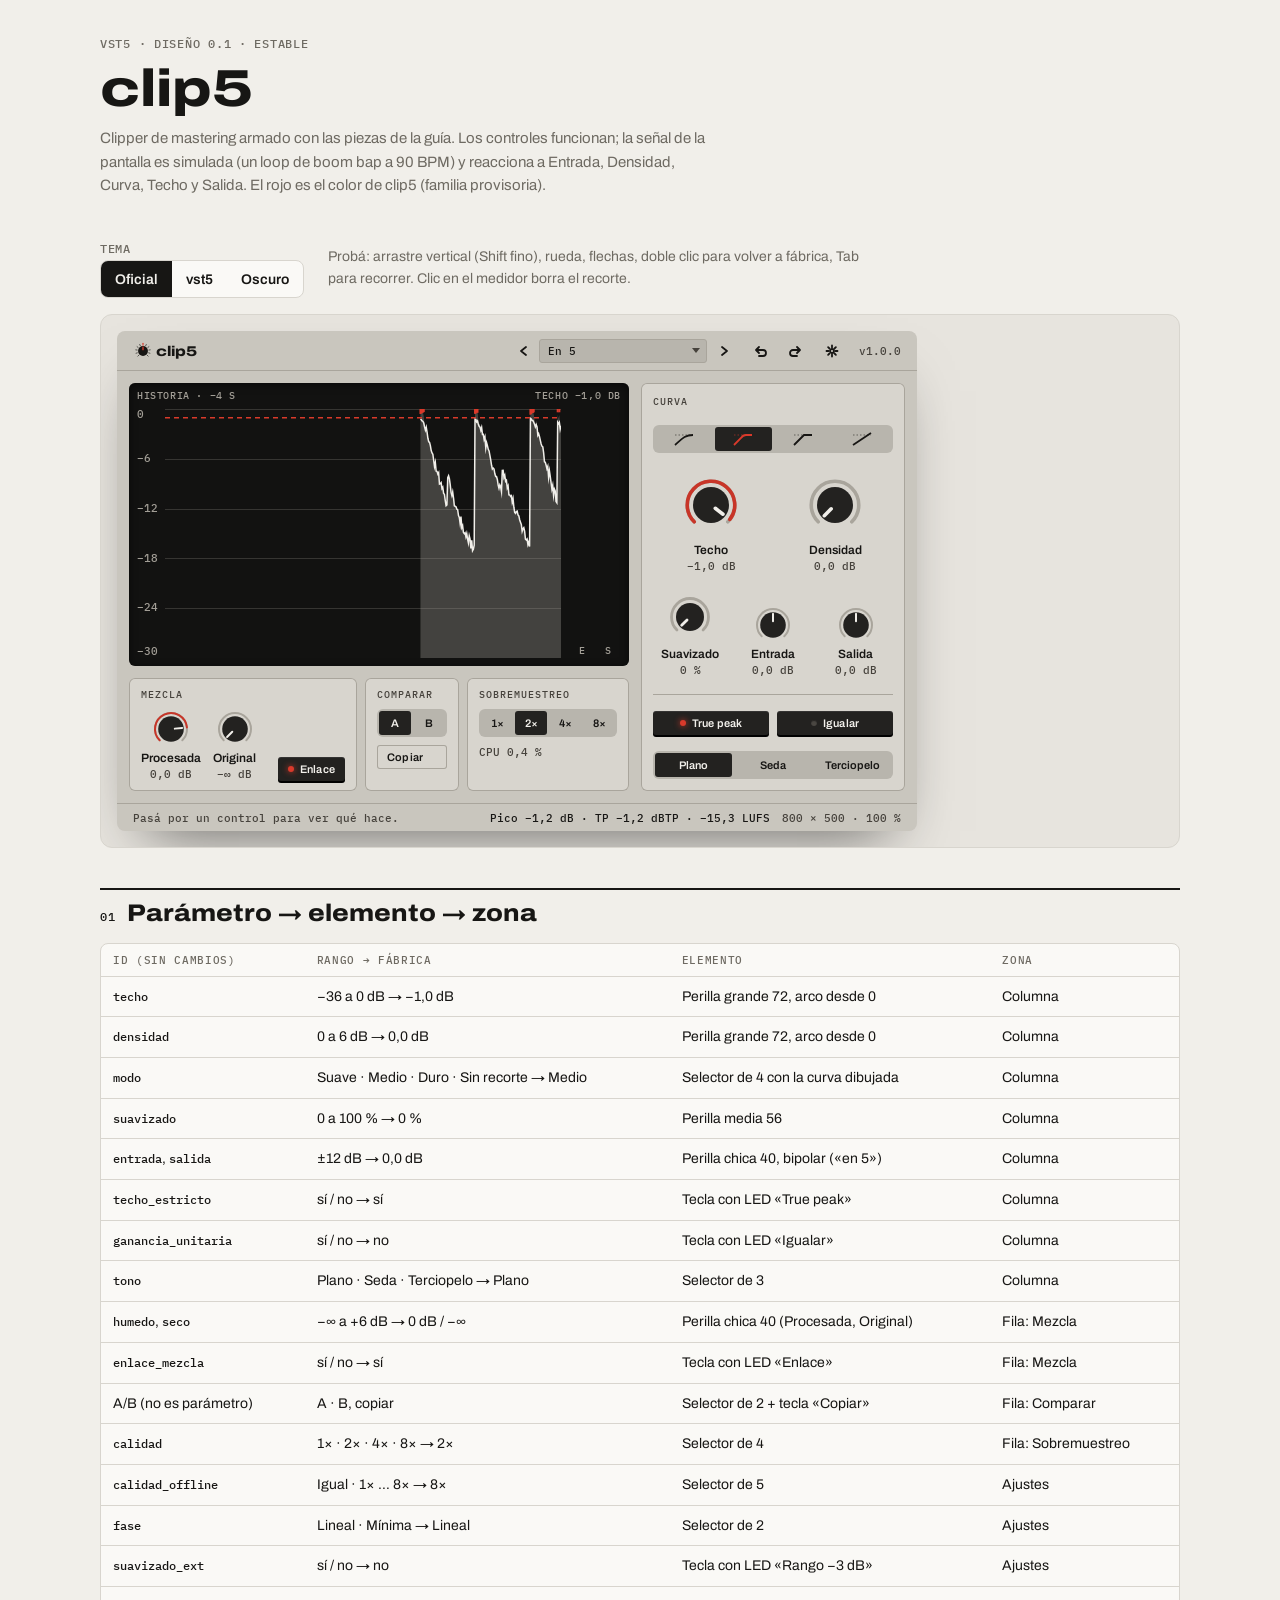
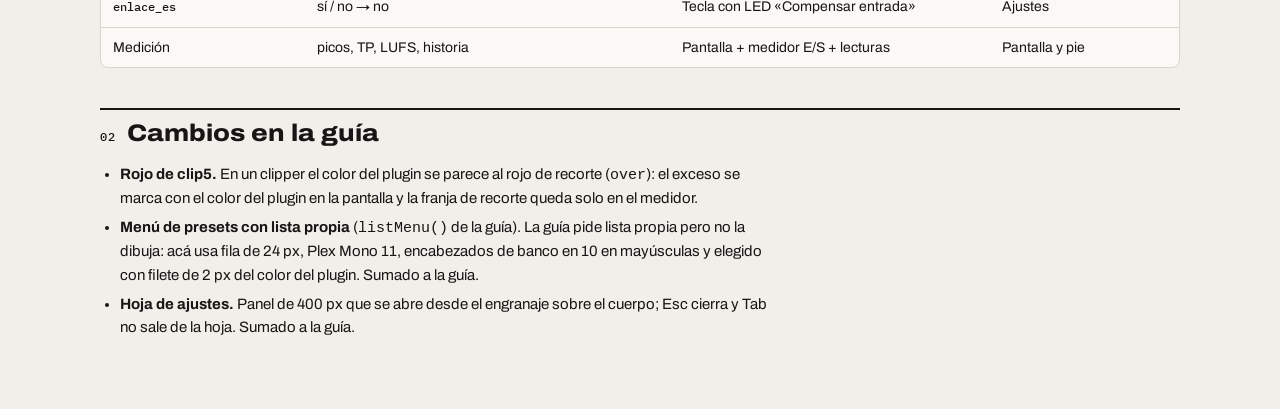
<file: marca/plugins/clip5.html>
<!doctype html>
<html lang="es">
<head>
<meta charset="utf-8">
<meta name="viewport" content="width=device-width, initial-scale=1">
<title>clip5 · maqueta</title>
<link rel="preconnect" href="https://fonts.googleapis.com">
<link rel="preconnect" href="https://fonts.gstatic.com" crossorigin>
<link rel="stylesheet" href="https://fonts.googleapis.com/css2?family=Archivo:wdth,wght@100..125,400..800&family=IBM+Plex+Mono:wght@400;500&display=swap">
<style>
/* Página con los tokens de marca; dentro de .plug rigen los tokens del tema de clip5. */
:root{--bg:#F1EFEA;--fg:#171614;--muted:#6E6A62;--line:#D8D5CE;--panel:#FAF9F6;--chip:#E7E4DE;
  --d:"Archivo",ui-sans-serif,system-ui,sans-serif;--m:"IBM Plex Mono",ui-monospace,Menlo,monospace}
@media (prefers-color-scheme: dark){:root:not([data-theme="light"]){--bg:#121110;--fg:#F1EFEA;--muted:#B5B1A9;--line:#33302C;--panel:#1B1A18;--chip:#2A2826;color-scheme:dark}}
:root[data-theme="dark"]{--bg:#121110;--fg:#F1EFEA;--muted:#B5B1A9;--line:#33302C;--panel:#1B1A18;--chip:#2A2826;color-scheme:dark}
*{box-sizing:border-box}
body{margin:0;background:var(--bg);color:var(--fg);font:400 15px/1.55 var(--d);padding-block:32px 72px;padding-left:max(16px,env(safe-area-inset-left,0px));padding-right:max(16px,env(safe-area-inset-right,0px))}
.wrap{max-width:1080px;margin:0 auto;display:flex;flex-direction:column;gap:40px}
h1{font:800 clamp(32px,6vw,52px)/1 var(--d);font-stretch:125%;margin:8px 0 12px}
h2{font:800 24px/1.1 var(--d);font-stretch:112%;margin:0}
p{margin:0;max-width:68ch}
.muted{color:var(--muted)}
.mono{font:500 12px var(--m);letter-spacing:.06em;text-transform:uppercase}
.sec{display:flex;flex-direction:column;gap:16px}
.sec-h{display:flex;align-items:baseline;gap:12px;border-top:2px solid var(--fg);padding-top:10px}
.bar{display:flex;flex-wrap:wrap;gap:12px 24px;align-items:center}
.seg{display:inline-flex;border:1px solid var(--line);border-radius:8px;overflow:hidden;background:var(--panel)}
.seg button{border:0;background:none;padding:8px 14px;font:600 14px var(--d);color:var(--fg);cursor:pointer;min-height:36px}
.seg button[aria-pressed="true"]{background:var(--fg);color:var(--bg)}
.seg button:focus-visible{outline:2px solid var(--fg);outline-offset:-3px}
.stagebox{border:1px solid var(--line);border-radius:12px;background:var(--chip);padding:16px;overflow:hidden}
.stage{width:100%;position:relative}
.tbl{overflow-x:auto;border:1px solid var(--line);border-radius:8px;background:var(--panel)}
table{border-collapse:collapse;width:100%;min-width:680px;font-size:14px}
th,td{text-align:left;vertical-align:top;padding:9px 12px;border-bottom:1px solid var(--line)}
tr:last-child td{border-bottom:0}
th{font:500 11px var(--m);text-transform:uppercase;letter-spacing:.06em;color:var(--muted)}
td code{font:500 12px var(--m)}
.tag{display:inline-block;border:1px solid currentColor;border-radius:4px;padding:0 6px;font:500 10px var(--m);letter-spacing:.06em;vertical-align:2px}
ul.list{margin:0;padding-left:20px;display:grid;gap:6px;max-width:76ch}
</style>
<link rel="stylesheet" href="../elementos/vst5-ui.css">
<style>
/* ---- Ajustes de composición de clip5 (con los tokens de la guía) ---- */
.win{position:relative}
.whead .ver{margin-left:4px;font-size:11px}
.whead .menu{min-width:168px;max-width:168px}
.whead .menu span{overflow:hidden;white-space:nowrap;text-overflow:ellipsis}
.wbody{min-height:0}
.wfoot .read{font-variant-numeric:tabular-nums;color:var(--p-ink)}
.wfoot .cap{font-size:10px}
/* Pantalla: historia + medidores */
.hist{display:grid;grid-template-columns:1fr 52px;gap:8px;padding:26px 8px 8px 8px;min-height:0}
.hist canvas{width:100%;height:100%;min-height:0}
.mtrs{display:grid;grid-template-rows:1fr 14px;gap:4px;border:0;background:transparent;padding:0;cursor:pointer;border-radius:var(--r1)}
.mtrs:focus-visible{outline:2px solid var(--p-screenink);outline-offset:2px}
.mtrs .meter{gap:3px;justify-content:center}
.mtrs .meter i{background:#000;}
.mtrs .meter i.gap{width:6px;background:transparent;box-shadow:none}
.mtrs .ml{display:flex;justify-content:space-around;font:500 10px var(--m);letter-spacing:.1em;color:var(--p-screendim)}
.mtrs .meter i u{background:var(--p-screenink)}
/* Fila propia del plugin */
.brow{display:flex;gap:8px;align-items:stretch}
.brow .panelp{gap:8px;padding:10px 12px}
.brow .grow{flex:1}
.row{display:flex;gap:12px;align-items:flex-end}
.col{display:flex;flex-direction:column;gap:8px}
/* Columna de controles */
.side{gap:8px;padding:12px;justify-content:space-between}
.side .krow{display:grid;justify-items:center}
.side .k2{grid-template-columns:1fr 1fr}
.side .k3{grid-template-columns:1fr 1fr 1fr;align-items:end}
.side .segp{display:flex}
.side .segp button{flex:1}
.keys{display:flex;gap:8px}
.keys .key{flex:1;justify-content:center}
.sep{height:1px;background:var(--p-line)}
.preset{position:relative}
@media (prefers-reduced-motion: reduce){.win *{transition:none!important}}
</style>
</head>
<body>
<div class="wrap">
<header>
  <span class="mono muted">vst5 · diseño 0.1 · estable</span>
  <h1>clip5</h1>
  <p class="muted">Clipper de mastering armado con las piezas de la guía. Los controles funcionan; la señal de la pantalla es simulada (un loop de boom bap a 90 BPM) y reacciona a Entrada, Densidad, Curva, Techo y Salida. El rojo es el color de clip5 (familia provisoria).</p>
</header>

<section class="sec" aria-label="Maqueta">
  <div class="bar">
    <div><span class="mono muted">Tema</span><br><div class="seg" id="selTheme" role="group" aria-label="Tema"><button type="button" data-v="oficial" aria-pressed="true">Oficial</button><button type="button" data-v="vst5" aria-pressed="false">vst5</button><button type="button" data-v="oscuro" aria-pressed="false">Oscuro</button></div></div>
    <p class="muted" style="font-size:14px">Probá: arrastre vertical (Shift fino), rueda, flechas, doble clic para volver a fábrica, Tab para recorrer. Clic en el medidor borra el recorte.</p>
  </div>
  <div class="stagebox"><div class="stage" id="stage"></div></div>
</section>

<section class="sec">
  <div class="sec-h"><span class="mono">01</span><h2>Parámetro → elemento → zona</h2></div>
  <div class="tbl"><table>
    <tr><th>Id (sin cambios)</th><th>Rango → fábrica</th><th>Elemento</th><th>Zona</th></tr>
    <tr><td><code>techo</code></td><td>−36 a 0 dB → −1,0 dB</td><td>Perilla grande 72, arco desde 0</td><td>Columna</td></tr>
    <tr><td><code>densidad</code></td><td>0 a 6 dB → 0,0 dB</td><td>Perilla grande 72, arco desde 0</td><td>Columna</td></tr>
    <tr><td><code>modo</code></td><td>Suave · Medio · Duro · Sin recorte → Medio</td><td>Selector de 4 con la curva dibujada</td><td>Columna</td></tr>
    <tr><td><code>suavizado</code></td><td>0 a 100 % → 0 %</td><td>Perilla media 56</td><td>Columna</td></tr>
    <tr><td><code>entrada</code>, <code>salida</code></td><td>±12 dB → 0,0 dB</td><td>Perilla chica 40, bipolar («en 5»)</td><td>Columna</td></tr>
    <tr><td><code>techo_estricto</code></td><td>sí / no → sí</td><td>Tecla con LED «True peak»</td><td>Columna</td></tr>
    <tr><td><code>ganancia_unitaria</code></td><td>sí / no → no</td><td>Tecla con LED «Igualar»</td><td>Columna</td></tr>
    <tr><td><code>tono</code></td><td>Plano · Seda · Terciopelo → Plano</td><td>Selector de 3</td><td>Columna</td></tr>
    <tr><td><code>humedo</code>, <code>seco</code></td><td>−∞ a +6 dB → 0 dB / −∞</td><td>Perilla chica 40 (Procesada, Original)</td><td>Fila: Mezcla</td></tr>
    <tr><td><code>enlace_mezcla</code></td><td>sí / no → sí</td><td>Tecla con LED «Enlace»</td><td>Fila: Mezcla</td></tr>
    <tr><td>A/B (no es parámetro)</td><td>A · B, copiar</td><td>Selector de 2 + tecla «Copiar»</td><td>Fila: Comparar</td></tr>
    <tr><td><code>calidad</code></td><td>1× · 2× · 4× · 8× → 2×</td><td>Selector de 4</td><td>Fila: Sobremuestreo</td></tr>
    <tr><td><code>calidad_offline</code></td><td>Igual · 1× … 8× → 8×</td><td>Selector de 5</td><td>Ajustes</td></tr>
    <tr><td><code>fase</code></td><td>Lineal · Mínima → Lineal</td><td>Selector de 2</td><td>Ajustes</td></tr>
    <tr><td><code>suavizado_ext</code></td><td>sí / no → no</td><td>Tecla con LED «Rango −3 dB»</td><td>Ajustes</td></tr>
    <tr><td><code>enlace_es</code></td><td>sí / no → no</td><td>Tecla con LED «Compensar entrada»</td><td>Ajustes</td></tr>
    <tr><td>Medición</td><td>picos, TP, LUFS, historia</td><td>Pantalla + medidor E/S + lecturas</td><td>Pantalla y pie</td></tr>
  </table></div>
</section>

<section class="sec">
  <div class="sec-h"><span class="mono">02</span><h2>Cambios en la guía</h2></div>
  <ul class="list">
    <li><b>Rojo de clip5.</b> En un clipper el color del plugin se parece al rojo de recorte (<code>over</code>): el exceso se marca con el color del plugin en la pantalla y la franja de recorte queda solo en el medidor.</li>
    <li><b>Menú de presets con lista propia</b> (<code>listMenu()</code> de la guía). La guía pide lista propia pero no la dibuja: acá usa fila de 24 px, Plex Mono 11, encabezados de banco en 10 en mayúsculas y elegido con filete de 2 px del color del plugin. Sumado a la guía.</li>
    <li><b>Hoja de ajustes.</b> Panel de 400 px que se abre desde el engranaje sobre el cuerpo; Esc cierra y Tab no sale de la hoja. Sumado a la guía.</li>
  </ul>
</section>
</div>

<script src="../elementos/vst5-ui.js"></script>
<script>
const $=(s,r=document)=>r.querySelector(s),$$=(s,r=document)=>[...r.querySelectorAll(s)];
let T='oficial';

/* ---------- Estado (solo para la simulación; ids iguales a Params.h) ---------- */
const S={entrada:0,salida:0,techo:-1,densidad:0,modo:1,suavizado:0,tono:0,techo_estricto:true,ganancia_unitaria:false,humedo:0,seco:-60,enlace_mezcla:true,calidad:1,calidad_offline:4,fase:0,suavizado_ext:false,enlace_es:false};
const num=(x,d=1)=>(x<-.049?'−':x>.049?'+':'')+Math.abs(x).toFixed(d).replace('.',',');
const dB=x=>num(x)+' dB';
const SKEW=Math.log(.5)/Math.log(48/66); // NormalisableRange(−60, 6) con centro en −12
const fader=v=>v<=0?-60:-60+66*Math.pow(v/10,1/SKEW), faderV=db=>10*Math.pow((db+60)/66,SKEW);
const fdb=x=>x<=-59.95?'−∞ dB':dB(x);

const HELP={
 Techo:'Nivel máximo de salida',Densidad:'Suma cuerpo antes del recorte',Suavizado:'Baja agudos solo cuando recorta',
 Entrada:'Ganancia antes del recorte',Salida:'Ganancia final',Procesada:'Nivel de la señal recortada',Original:'Nivel de la señal sin procesar'};

/* ---------- Ventana ---------- */
const PRESETS=[['Fábrica',['En 5']],['Mastering',['Boom bap al frente','Bus de mezcla suave','Mastering para vinilo con techo conservador −1,5 dB']],['Batería',['Bombo y caja','Loop sampleado sucio']]];
let pIdx=0;const PFLAT=PRESETS.flatMap(([,l])=>l);
const segp=(lab,opts,cur,key)=>`<div class="segp" role="radiogroup" aria-label="${lab}" data-p="${key}">${opts.map((o,i)=>`<button type="button" role="radio" aria-pressed="${i===cur}" aria-checked="${i===cur}" aria-label="${o.l||o}" title="${o.l||o}">${o.svg||o}</button>`).join('')}</div>`;
const ledKey=(lab,key)=>`<button class="key" type="button" data-p="${key}" aria-pressed="${S[key]}"><i class="led"></i>${lab}</button>`;
const curveIco=d=>`<svg viewBox="0 0 22 14" aria-hidden="true"><path d="M2 3 H20" stroke-dasharray="1.5 2" stroke-width="1" opacity=".55"/><path d="${d}"/></svg>`;

function build(){
 const w=document.createElement('div');w.className='plug win';w.id='win';applyTheme(w,'clip5',T);
 w.innerHTML=`<div class="whead">${plugLogo('clip5')}
   <div class="preset">${ibtn('prev','Preset anterior')}<button class="menu" type="button" aria-haspopup="listbox" aria-expanded="false" id="pmenu"><span></span></button>${ibtn('next','Preset siguiente')}</div>
   ${ibtn('undo','Deshacer')}${ibtn('redo','Rehacer')}${ibtn('gear','Ajustes')}<span class="ver">v1.0.0</span></div>
  <div class="wbody">
   <div class="wleft">
    <div class="screen hist"><div class="st"><span>Historia · −4 s</span><span id="stR"></span></div><canvas aria-label="Historia del recorte" role="img"></canvas>
     <button class="mtrs" type="button" id="mtrs" aria-label="Medidor de entrada y salida. Clic borra el recorte"><span class="meter" aria-hidden="true"><i><b></b><u></u></i><i><b></b><u></u></i><i class="gap"></i><i><b></b><u></u></i><i><b></b><u></u></i></span><span class="ml" aria-hidden="true"><span>E</span><span>S</span></span></button></div>
    <div class="brow">
     <div class="panelp grow"><span class="cap">Mezcla</span><div class="row"><div data-k="humedo"></div><div data-k="seco"></div><div class="col" style="margin-left:auto">${ledKey('Enlace','enlace_mezcla')}</div></div></div>
     <div class="panelp"><span class="cap">Comparar</span><div class="col">${segp('Estado A/B',['A','B'],0,'ab')}<button class="key ghost" type="button" id="abcopy">Copiar</button></div></div>
     <div class="panelp"><span class="cap">Sobremuestreo</span><div class="col">${segp('Sobremuestreo',['1×','2×','4×','8×'],S.calidad,'calidad')}<span class="val" id="cpu">CPU 0,4 %</span></div></div>
    </div>
   </div>
   <div class="panelp side">
    <span class="cap">Curva</span>
    ${segp('Curva de recorte',[{l:'Suave',svg:curveIco(CURVES[0])},{l:'Medio',svg:curveIco(CURVES[1])},{l:'Duro',svg:curveIco(CURVES[2])},{l:'Sin recorte',svg:curveIco(CURVES[3])}],S.modo,'modo')}
    <div class="krow k2"><div data-k="techo"></div><div data-k="densidad"></div></div>
    <div class="krow k3"><div data-k="suavizado"></div><div data-k="entrada"></div><div data-k="salida"></div></div>
    <div class="sep"></div>
    <div class="keys">${ledKey('True peak','techo_estricto')}${ledKey('Igualar','ganancia_unitaria')}</div>
    ${segp('Tono',['Plano','Seda','Terciopelo'],S.tono,'tono')}
   </div>
  </div>
  <div class="wfoot"><span class="msg" id="msg">Pasá por un control para ver qué hace.</span><span class="read" id="read"></span><span id="sz">800 × 500 · 100 %</span></div>
  <div class="sheet" id="sheet" hidden role="dialog" aria-modal="true" aria-label="Ajustes"><div class="panelp">
   <div class="sh"><span class="cap">Ajustes</span>${ibtn('x','Cerrar ajustes')}</div>
   <div class="opt"><span class="lbl">Tamaño</span>${segp('Tamaño',['75','100','150','200'],1,'size')}</div>
   <div class="opt"><span class="lbl">Tema</span>${segp('Tema',['Oficial','vst5','Oscuro'],['oficial','vst5','oscuro'].indexOf(T),'theme')}</div>
   <div class="sep"></div>
   <div class="opt"><span class="lbl">Al exportar</span>${segp('Sobremuestreo al exportar',['Igual','1×','2×','4×','8×'],S.calidad_offline,'calidad_offline')}</div>
   <div class="opt"><span class="lbl">Fase</span>${segp('Fase del filtrado',['Lineal','Mínima'],S.fase,'fase')}</div>
   <div class="opt"><span class="lbl">Suavizado</span><div>${ledKey('Rango −3 dB','suavizado_ext')}</div></div>
   <div class="opt"><span class="lbl">Entrada</span><div>${ledKey('Compensar','enlace_es')}</div></div>
  </div></div>`;
 return w;}

const SEGHELP={modo:['Curva','Forma del recorte'],calidad:['Sobremuestreo','Menos aliasing, más CPU'],tono:['Tono','Agudos fijos de la rama procesada'],ab:['Comparar','Cambia entre dos ajustes'],
 calidad_offline:['Al exportar','Sobremuestreo al renderizar'],fase:['Fase','Lineal conserva la suma con Original']};
const KEYHELP={techo_estricto:'Anticipa los picos entre muestras',ganancia_unitaria:'Resta Densidad para comparar a igual nivel',enlace_mezcla:'Mueve Procesada y Original juntas',
 suavizado_ext:'Lleva Suavizado hasta −3 dB',enlace_es:'Devuelve la ganancia de Entrada al final'};

function mount(){
 const st=$('#stage');st.innerHTML='';const w=build();st.append(w);
 const msg=$('#msg',w),help=(l,t)=>{msg.textContent=`${l} · ${t}${HELP[l]?' — '+HELP[l]:''}`};
 const K=(key,o)=>knob($(`[data-k=${key}]`,w),{...o,onHelp:help});
 K('techo',{size:72,label:'Techo',bip:false,def:10*35/36,v:10*(S.techo+36)/36,fmt:v=>dB(S.techo=-36+3.6*v)});
 K('densidad',{size:72,label:'Densidad',bip:false,def:0,v:S.densidad/.6,fmt:v=>dB(S.densidad=.6*v)});
 K('suavizado',{size:56,label:'Suavizado',bip:false,def:0,v:S.suavizado/10,fmt:v=>Math.round(S.suavizado=10*v)+' %'});
 K('entrada',{size:40,ticks:false,label:'Entrada',def:5,v:5+S.entrada/2.4,fmt:v=>dB(S.entrada=(v-5)*2.4)});
 K('salida',{size:40,ticks:false,label:'Salida',def:5,v:5+S.salida/2.4,fmt:v=>dB(S.salida=(v-5)*2.4)});
 K('humedo',{size:40,ticks:false,label:'Procesada',bip:false,def:faderV(0),v:faderV(S.humedo),fmt:v=>fdb(S.humedo=fader(v))});
 K('seco',{size:40,ticks:false,label:'Original',bip:false,def:0,v:faderV(S.seco),fmt:v=>fdb(S.seco=fader(v))});
 msg.textContent='Pasá por un control para ver qué hace.';
 // Selectores
 $$('.segp',w).forEach(g=>g.addEventListener('click',e=>{const b=e.target.closest('button');if(!b)return;const bs=$$('button',g),i=bs.indexOf(b);
   bs.forEach(x=>{x.setAttribute('aria-pressed',x===b);x.setAttribute('aria-checked',x===b)});const p=g.dataset.p;
   if(p==='theme'){setTheme(['oficial','vst5','oscuro'][i]);return}
   if(p==='size'){$('#sz',w).textContent=`${[600,800,1200,1600][i]} × ${[375,500,750,1000][i]} · ${b.textContent} %`;help('Tamaño',b.textContent+' %');return}
   if(p in S)S[p]=i;const h=SEGHELP[p];h&&help(h[0],b.title+' — '+h[1].toLowerCase())}));
 $$('.segp',w).forEach(g=>g.addEventListener('pointerover',e=>{const b=e.target.closest('button'),h=SEGHELP[g.dataset.p];if(b&&h)msg.textContent=`${h[0]} · ${b.title} — ${h[1]}`}));
 // Teclas con LED
 $$('.key[data-p]',w).forEach(k=>{const p=k.dataset.p;
   k.addEventListener('click',()=>{S[p]=!S[p];k.setAttribute('aria-pressed',S[p]);msg.textContent=`${k.textContent.trim()} · ${S[p]?'activado':'apagado'} — ${KEYHELP[p]}`});
   k.addEventListener('pointerenter',()=>msg.textContent=`${k.textContent.trim()} · ${S[p]?'activado':'apagado'} — ${KEYHELP[p]}`)});
 $('#abcopy',w).addEventListener('click',()=>msg.textContent='Comparar · copiaste el estado actual en el otro');
 $('#abcopy',w).addEventListener('pointerenter',()=>msg.textContent='Copiar — pasa el estado actual al otro (A → B o B → A)');
 // Presets
 const pm=$('#pmenu',w),pl=$('.preset',w);
 const showP=listMenu(pm,{items:()=>PRESETS.flatMap(([b,l])=>[{h:b},...l.map(t=>({t}))]),cur:()=>PFLAT[pIdx],pick:t=>pIdx=PFLAT.indexOf(t),onPick:(n,t)=>help('Preset',t)});
 const stepP=d=>{pIdx=(pIdx+d+PFLAT.length)%PFLAT.length;showP();help('Preset',PFLAT[pIdx])};
 $('[aria-label="Preset anterior"]',w).onclick=()=>stepP(-1);$('[aria-label="Preset siguiente"]',w).onclick=()=>stepP(1);
 // Deshacer/rehacer: en la maqueta solo avisan
 $('[aria-label="Deshacer"]',w).onclick=()=>msg.textContent='Deshacer · Ctrl+Z';$('[aria-label="Rehacer"]',w).onclick=()=>msg.textContent='Rehacer · Ctrl+Shift+Z';
 // Ajustes
 const sh=$('#sheet',w),gear=$('[aria-label="Ajustes"]',w);
 const openS=o=>{sh.hidden=!o;if(o)$('button',sh).focus();else gear.focus()};
 gear.onclick=()=>openS(sh.hidden);$('[aria-label="Cerrar ajustes"]',w).onclick=()=>openS(false);
 sh.addEventListener('pointerdown',e=>{if(e.target===sh)openS(false)});
 w.addEventListener('keydown',e=>{if(e.key==='Escape'){if(!sh.hidden)openS(false)}});
 // Tab no sale de la hoja mientras está abierta
 sh.addEventListener('keydown',e=>{if(e.key!=='Tab')return;const f=$$('button',sh),a=f[0],z=f[f.length-1];if(e.shiftKey&&document.activeElement===a){e.preventDefault();z.focus()}else if(!e.shiftKey&&document.activeElement===z){e.preventDefault();a.focus()}});
 $$('.ibtn',w).forEach(b=>b.addEventListener('pointerenter',()=>msg.textContent=b.getAttribute('aria-label')));
 // Medidor
 $('#mtrs',w).onclick=()=>{M.over=false;msg.textContent='Medidor · recorte borrado'};
 fit();}

function fit(){const st=$('#stage'),w=$('#win');const s=Math.min(1,st.clientWidth/800);w.style.transform=`scale(${s})`;w.style.transformOrigin='0 0';st.style.height=500*s+'px';sizeCanvas()}
function setTheme(t){T=t;$$('#selTheme button').forEach(b=>b.setAttribute('aria-pressed',b.dataset.v===t));applyTheme($('#win'),'clip5',t);
 const sg=$('[data-p=theme]');sg&&$$('button',sg).forEach((b,i)=>{const on=['oficial','vst5','oscuro'][i]===t;b.setAttribute('aria-pressed',on);b.setAttribute('aria-checked',on)})}
$('#selTheme').addEventListener('click',e=>{const b=e.target.closest('button');if(b)setTheme(b.dataset.v)});

/* ---------- Simulación de señal (10 ms por columna) ---------- */
const HN=480,H=[];let tSim=0;
const M={in:[-120,-120],out:[-120,-120],hin:[-120,-120],hout:[-120,-120],th:[0,0,0,0],over:false,pk:-120,tp:-120,lu:[]};
function hit(t,at,lvl,dec){const d=t-at;return d<0?-200:lvl-dec*d}
function sample(t){const b=60/90,bar=4*b,x=t%bar;
 const ev=[hit(x,0,-1,45),hit(x,2*b,-1,45),hit(x,2.5*b,-5,50),hit(x,b,-2,38),hit(x,3*b,-2,38)];
 for(let i=0;i<8;i++)ev.push(hit(x,i*b/2,-17,60));
 let lin=Math.pow(10,-20/20)*(.8+.2*Math.sin(t*1.7));for(const e of ev)lin+=Math.pow(10,e/20);
 return 20*Math.log10(lin)+(Math.random()-.5)*1.2;}
function proc(lvl){const pre=lvl+S.entrada,drv=pre+S.densidad,c=S.techo,k=[6,3,.5,0][S.modo];
 let out=drv;if(S.modo<3&&drv>c-k)out=k?c-k+k*Math.tanh((drv-(c-k))/k):c;
 if(S.techo_estricto)out=Math.min(out,c);if(S.ganancia_unitaria)out-=S.densidad;if(S.enlace_es)out-=S.entrada;out+=S.salida;
 return{pre,out,exc:Math.max(0,drv-c)}}
let last=performance.now();
function step(now){const dt=Math.min(.1,(now-last)/1000);last=now;let cols=Math.round(dt*100);
 while(cols-->0){tSim+=.01;const p=proc(sample(tSim));H.push(p);if(H.length>HN)H.shift();
  const sp=[p.pre,p.pre-.6],so=[p.out,p.out-.4];
  for(let c=0;c<2;c++){M.in[c]=Math.max(sp[c],M.in[c]-.01*60/.3);M.out[c]=Math.max(so[c],M.out[c]-.01*60/.3);}
  [...sp,...so].forEach((v,i)=>{const a=i<2?'hin':'hout',j=i%2;if(v>=M[a][j]){M[a][j]=v;M.th[i]=150}else if(--M.th[i]<=0)M[a][j]-=.01*60/.3});
  M.pk=Math.max(M.pk-.002,p.out);M.tp=M.pk+(S.techo_estricto?0:.6);if(M.tp>0)M.over=true;
  M.lu.push(p.out);if(M.lu.length>300)M.lu.shift();}
 draw();requestAnimationFrame(step)}

let cv,g,CW,CH;
function sizeCanvas(){cv=$('#win canvas');if(!cv)return;const r=cv.getBoundingClientRect(),dpr=devicePixelRatio||1,s=$('#win').getBoundingClientRect().width/800;
 CW=r.width/s;CH=r.height/s;cv.width=Math.round(CW*dpr*s);cv.height=Math.round(CH*dpr*s);g=cv.getContext('2d');g.setTransform(dpr*s,0,0,dpr*s,0,0)}
const tok=n=>getComputedStyle($('#win')).getPropertyValue('--p-'+n).trim();
function draw(){if(!g)return;const ink=tok('screenink'),dim=tok('screendim'),acc=tok('acc');const L=28,Wd=CW-L,lo=Math.min(-30,Math.floor((S.techo-6)/6)*6),Y=d=>Math.max(0,Math.min(CH,(d/lo)*CH)); // la escala sigue al Techo
 g.clearRect(0,0,CW,CH);g.font='500 11px "IBM Plex Mono"';g.textBaseline='middle';
 for(let d=0;d>=lo;d-=lo<-30?12:6){const y=Math.max(6,Math.min(CH-6,Y(d)));g.globalAlpha=.25;g.fillStyle=dim;g.fillRect(L,Math.round(Y(d)),Wd,1);g.globalAlpha=1;g.fillText(d?'−'+(-d):'0',0,y)}
 const n=H.length,x=i=>L+Wd*(1-(n-1-i)/(HN-1));
 g.globalAlpha=.35;g.fillStyle=dim;g.beginPath();g.moveTo(x(0),CH);H.forEach((p,i)=>g.lineTo(x(i),Y(p.pre)));g.lineTo(x(n-1),CH);g.fill();g.globalAlpha=1;
 g.strokeStyle=ink;g.lineWidth=1.5;g.beginPath();H.forEach((p,i)=>g[i?'lineTo':'moveTo'](x(i),Y(p.out)));g.stroke();
 g.fillStyle=acc;H.forEach((p,i)=>{if(p.exc>.05)g.fillRect(x(i)-1,0,2,Math.min(10,3+p.exc))}); // franja de exceso arriba, nunca tapa la forma de onda
 g.strokeStyle=acc;g.setLineDash([5,4]);g.lineWidth=1.5;g.beginPath();g.moveTo(L,Y(S.techo)+.5);g.lineTo(CW,Y(S.techo)+.5);g.stroke();g.setLineDash([]);
 // Medidores
 const pc=d=>Math.max(0,Math.min(100,(d+48)/48*100));const bars=$$('#mtrs i:not(.gap)');
 [M.in[0],M.in[1],M.out[0],M.out[1]].forEach((v,i)=>{bars[i].firstChild.style.height=pc(v)+'%';bars[i].lastChild.style.bottom=pc([M.hin[0],M.hin[1],M.hout[0],M.hout[1]][i])+'%';bars[i].classList.toggle('over',M.over&&i>1)});
 const lu=M.lu.reduce((a,b)=>a+b,0)/Math.max(1,M.lu.length)-7;
 $('#read').textContent=`Pico ${num(M.pk)} dB · TP ${num(M.tp)} dBTP · ${num(lu)} LUFS`;
 $('#stR').textContent=`Techo ${dB(S.techo)}`;}

mount();addEventListener('resize',fit);document.fonts&&document.fonts.ready.then(fit);requestAnimationFrame(step);
</script>
</body>
</html>
</file>
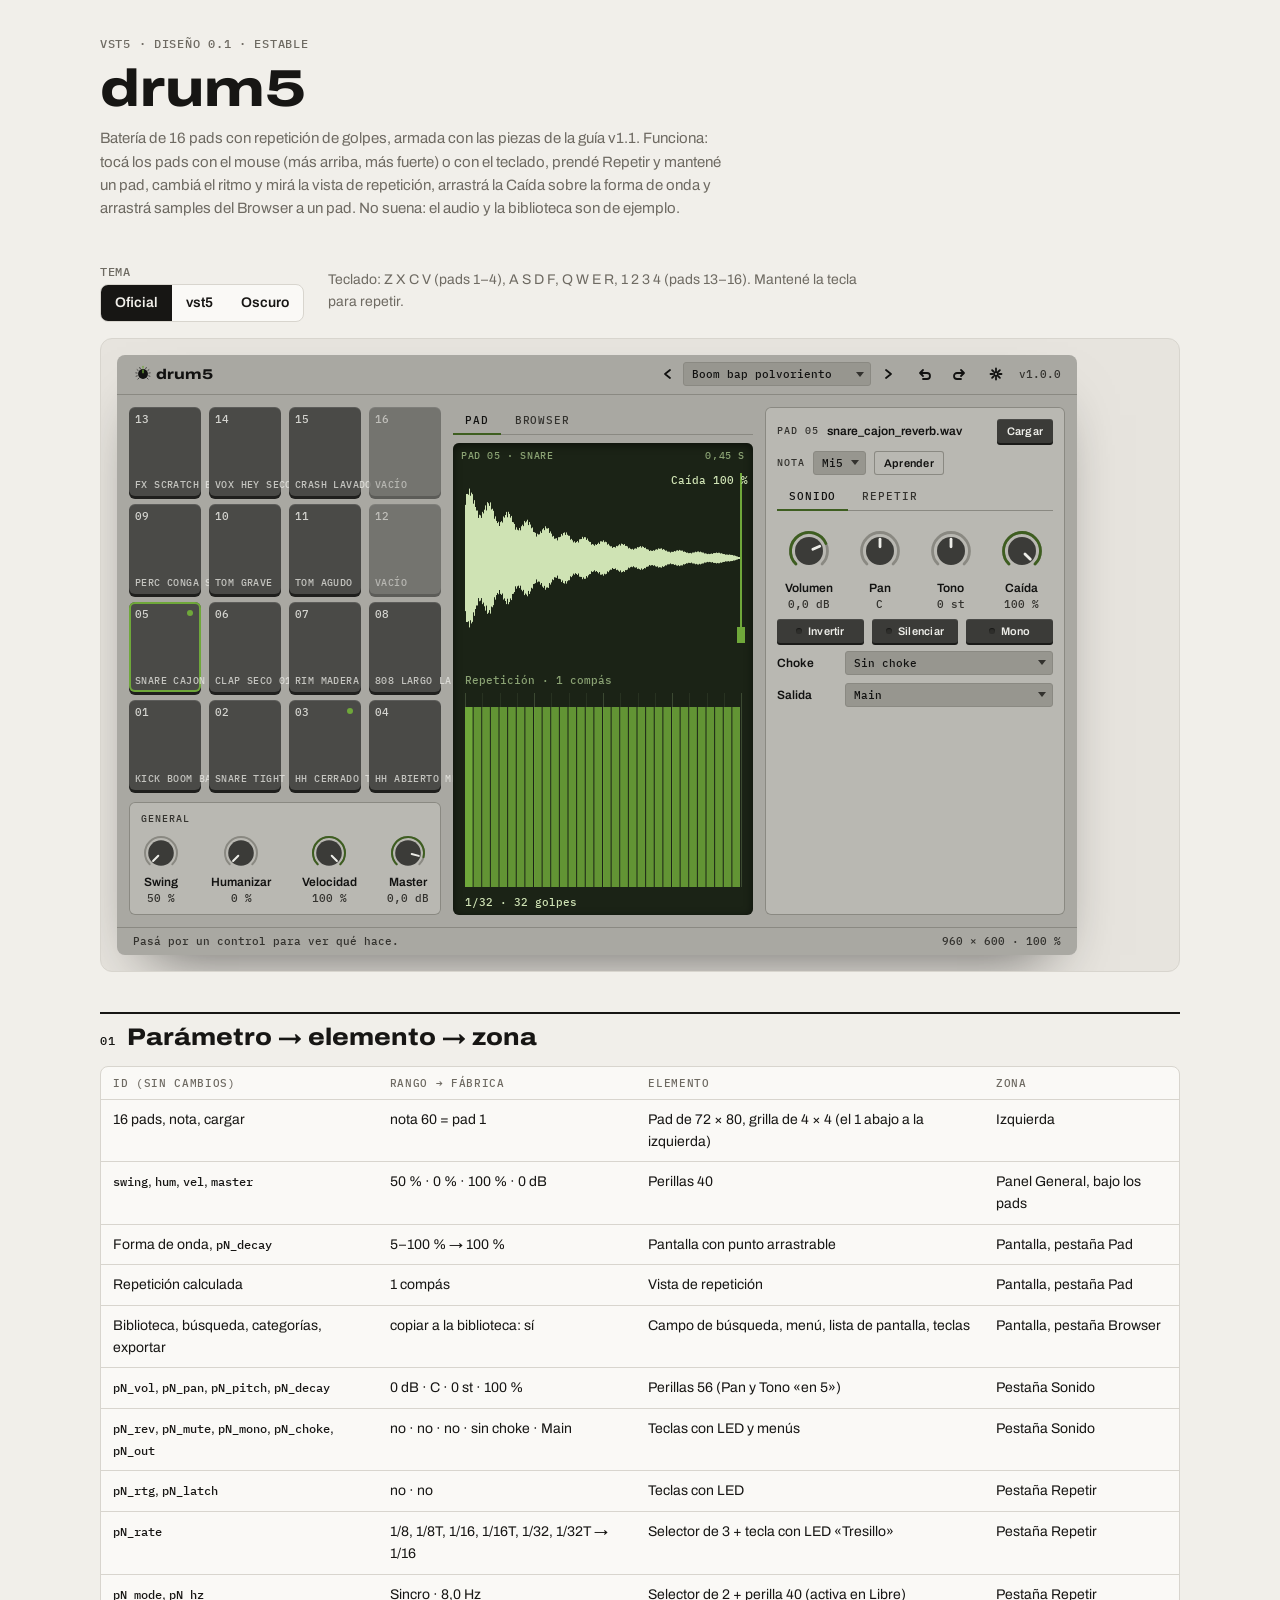
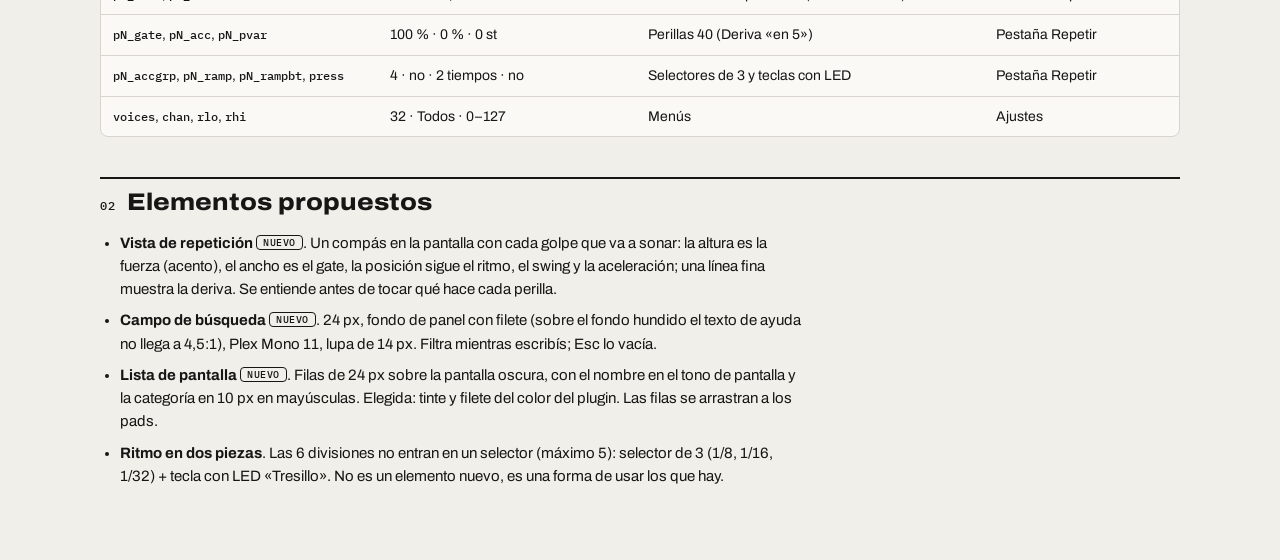
<file: marca/plugins/drum5.html>
<!doctype html>
<html lang="es">
<head>
<meta charset="utf-8">
<meta name="viewport" content="width=device-width, initial-scale=1">
<title>drum5 · maqueta</title>
<link rel="preconnect" href="https://fonts.googleapis.com">
<link rel="preconnect" href="https://fonts.gstatic.com" crossorigin>
<link rel="stylesheet" href="https://fonts.googleapis.com/css2?family=Archivo:wdth,wght@100..125,400..800&family=IBM+Plex+Mono:wght@400;500&display=swap">
<style>
/* Página con los tokens de marca; dentro de .plug rigen los tokens del tema de drum5. */
:root{--bg:#F1EFEA;--fg:#171614;--muted:#6E6A62;--line:#D8D5CE;--panel:#FAF9F6;--chip:#E7E4DE;
  --d:"Archivo",ui-sans-serif,system-ui,sans-serif;--m:"IBM Plex Mono",ui-monospace,Menlo,monospace}
@media (prefers-color-scheme: dark){:root:not([data-theme="light"]){--bg:#121110;--fg:#F1EFEA;--muted:#B5B1A9;--line:#33302C;--panel:#1B1A18;--chip:#2A2826;color-scheme:dark}}
:root[data-theme="dark"]{--bg:#121110;--fg:#F1EFEA;--muted:#B5B1A9;--line:#33302C;--panel:#1B1A18;--chip:#2A2826;color-scheme:dark}
*{box-sizing:border-box}
body{margin:0;background:var(--bg);color:var(--fg);font:400 15px/1.55 var(--d);padding-block:32px 72px;padding-left:max(16px,env(safe-area-inset-left,0px));padding-right:max(16px,env(safe-area-inset-right,0px))}
.wrap{max-width:1080px;margin:0 auto;display:flex;flex-direction:column;gap:40px}
h1{font:800 clamp(32px,6vw,52px)/1 var(--d);font-stretch:125%;margin:8px 0 12px}
h2{font:800 24px/1.1 var(--d);font-stretch:112%;margin:0}
p{margin:0;max-width:70ch}
.muted{color:var(--muted)}
.mono{font:500 12px var(--m);letter-spacing:.06em;text-transform:uppercase}
.sec{display:flex;flex-direction:column;gap:16px}
.sec-h{display:flex;align-items:baseline;gap:12px;border-top:2px solid var(--fg);padding-top:10px}
.bar{display:flex;flex-wrap:wrap;gap:12px 24px;align-items:center}
.seg{display:inline-flex;border:1px solid var(--line);border-radius:8px;overflow:hidden;background:var(--panel)}
.seg button{border:0;background:none;padding:8px 14px;font:600 14px var(--d);color:var(--fg);cursor:pointer;min-height:36px}
.seg button[aria-pressed="true"]{background:var(--fg);color:var(--bg)}
.seg button:focus-visible{outline:2px solid var(--fg);outline-offset:-3px}
.stagebox{border:1px solid var(--line);border-radius:12px;background:var(--chip);padding:16px;overflow:hidden}
.stage{width:100%;position:relative}
.tbl{overflow-x:auto;border:1px solid var(--line);border-radius:8px;background:var(--panel)}
table{border-collapse:collapse;width:100%;min-width:720px;font-size:14px}
th,td{text-align:left;vertical-align:top;padding:9px 12px;border-bottom:1px solid var(--line)}
tr:last-child td{border-bottom:0}
th{font:500 11px var(--m);text-transform:uppercase;letter-spacing:.06em;color:var(--muted)}
td code{font:500 12px var(--m)}
.tag{display:inline-block;border:1px solid currentColor;border-radius:4px;padding:0 6px;font:500 10px var(--m);letter-spacing:.06em;vertical-align:2px}
ul.list{margin:0;padding-left:20px;display:grid;gap:8px;max-width:78ch}
</style>
<link rel="stylesheet" href="../elementos/vst5-ui.css">
<style>
/* ---- Composición de drum5 ---- */
.win{position:relative}
.whead .menu{min-width:188px;max-width:188px}
.whead .menu span{overflow:hidden;white-space:nowrap;text-overflow:ellipsis}
.dleft{display:grid;grid-template-columns:312px minmax(0,1fr);gap:12px;min-height:0}
.padcol{display:grid;grid-template-rows:minmax(0,1fr) auto;gap:12px;min-height:0}
.pads4{display:grid;grid-template-columns:repeat(4,minmax(0,1fr));grid-template-rows:repeat(4,minmax(0,1fr));gap:8px;min-height:0}
.pads4 .pad{width:auto;height:auto;min-height:0}
.pad .t{white-space:nowrap;overflow:hidden;text-overflow:ellipsis}
.pad .ind{position:absolute;top:8px;right:8px;width:6px;height:6px;border-radius:50%;background:var(--p-acckey)}
.pad.muted .t{text-decoration:line-through}
.pad.drop{box-shadow:0 3px 0 var(--p-padedge),inset 0 0 0 2px var(--p-padink)}
.gen{padding:10px 12px;gap:8px}
.scol{display:grid;grid-template-rows:auto minmax(0,1fr);gap:8px;min-height:0}
.view{display:flex;flex-direction:column;gap:8px;min-height:0}
.view[hidden]{display:none}
.view .screen{flex:1;min-height:0}
.view canvas{position:absolute;inset:0;width:100%;height:100%}
.row{display:flex;gap:8px;align-items:center}
.row .grow{flex:1;min-width:0}
.side{padding:12px;gap:8px;min-height:0}
.side .krow{display:grid;justify-items:center;align-items:end}
.k4{grid-template-columns:repeat(4,1fr)}
.k2{grid-template-columns:repeat(2,1fr)}
.tabp{display:flex;flex-direction:column;gap:8px;padding-top:4px}
.keys2{display:grid;grid-template-columns:1fr 1fr;gap:8px}.keys3{display:grid;grid-template-columns:repeat(3,1fr);gap:8px}
.keys2 .key,.keys3 .key{justify-content:center;padding:0 6px}
.pname{font:600 12px var(--d);color:var(--p-ink);white-space:nowrap;overflow:hidden;text-overflow:ellipsis}
.segp.full{display:flex}.segp.full button{flex:1}
.lbl2{font:600 12px var(--d);color:var(--p-ink);white-space:nowrap;min-width:60px}
.note{font:400 11px var(--d);color:var(--p-dim)}
.sep{height:1px;background:var(--p-line)}
.mlist.float{position:absolute;margin:0}
.key,.menu,.segp button{white-space:nowrap}
.menu.sm{min-width:0}
.sheet .opt .lbl{font-weight:600}
[hidden]{display:none!important}
</style>
</head>
<body>
<div class="wrap">
<header>
  <span class="mono muted">vst5 · diseño 0.1 · estable</span>
  <h1>drum5</h1>
  <p class="muted">Batería de 16 pads con repetición de golpes, armada con las piezas de la guía v1.1. Funciona: tocá los pads con el mouse (más arriba, más fuerte) o con el teclado, prendé Repetir y mantené un pad, cambiá el ritmo y mirá la vista de repetición, arrastrá la Caída sobre la forma de onda y arrastrá samples del Browser a un pad. No suena: el audio y la biblioteca son de ejemplo.</p>
</header>

<section class="sec" aria-label="Maqueta">
  <div class="bar">
    <div><span class="mono muted">Tema</span><br><div class="seg" id="selTheme" role="group" aria-label="Tema"><button type="button" data-v="oficial" aria-pressed="true">Oficial</button><button type="button" data-v="vst5" aria-pressed="false">vst5</button><button type="button" data-v="oscuro" aria-pressed="false">Oscuro</button></div></div>
    <p class="muted" style="font-size:14px">Teclado: Z X C V (pads 1–4), A S D F, Q W E R, 1 2 3 4 (pads 13–16). Mantené la tecla para repetir.</p>
  </div>
  <div class="stagebox"><div class="stage" id="stage"></div></div>
</section>

<section class="sec">
  <div class="sec-h"><span class="mono">01</span><h2>Parámetro → elemento → zona</h2></div>
  <div class="tbl"><table>
    <tr><th>Id (sin cambios)</th><th>Rango → fábrica</th><th>Elemento</th><th>Zona</th></tr>
    <tr><td>16 pads, nota, cargar</td><td>nota 60 = pad 1</td><td>Pad de 72 × 80, grilla de 4 × 4 (el 1 abajo a la izquierda)</td><td>Izquierda</td></tr>
    <tr><td><code>swing</code>, <code>hum</code>, <code>vel</code>, <code>master</code></td><td>50 % · 0 % · 100 % · 0 dB</td><td>Perillas 40</td><td>Panel General, bajo los pads</td></tr>
    <tr><td>Forma de onda, <code>pN_decay</code></td><td>5–100 % → 100 %</td><td>Pantalla con punto arrastrable</td><td>Pantalla, pestaña Pad</td></tr>
    <tr><td>Repetición calculada</td><td>1 compás</td><td>Vista de repetición</td><td>Pantalla, pestaña Pad</td></tr>
    <tr><td>Biblioteca, búsqueda, categorías, exportar</td><td>copiar a la biblioteca: sí</td><td>Campo de búsqueda, menú, lista de pantalla, teclas</td><td>Pantalla, pestaña Browser</td></tr>
    <tr><td><code>pN_vol</code>, <code>pN_pan</code>, <code>pN_pitch</code>, <code>pN_decay</code></td><td>0 dB · C · 0 st · 100 %</td><td>Perillas 56 (Pan y Tono «en 5»)</td><td>Pestaña Sonido</td></tr>
    <tr><td><code>pN_rev</code>, <code>pN_mute</code>, <code>pN_mono</code>, <code>pN_choke</code>, <code>pN_out</code></td><td>no · no · no · sin choke · Main</td><td>Teclas con LED y menús</td><td>Pestaña Sonido</td></tr>
    <tr><td><code>pN_rtg</code>, <code>pN_latch</code></td><td>no · no</td><td>Teclas con LED</td><td>Pestaña Repetir</td></tr>
    <tr><td><code>pN_rate</code></td><td>1/8, 1/8T, 1/16, 1/16T, 1/32, 1/32T → 1/16</td><td>Selector de 3 + tecla con LED «Tresillo»</td><td>Pestaña Repetir</td></tr>
    <tr><td><code>pN_mode</code>, <code>pN_hz</code></td><td>Sincro · 8,0 Hz</td><td>Selector de 2 + perilla 40 (activa en Libre)</td><td>Pestaña Repetir</td></tr>
    <tr><td><code>pN_gate</code>, <code>pN_acc</code>, <code>pN_pvar</code></td><td>100 % · 0 % · 0 st</td><td>Perillas 40 (Deriva «en 5»)</td><td>Pestaña Repetir</td></tr>
    <tr><td><code>pN_accgrp</code>, <code>pN_ramp</code>, <code>pN_rampbt</code>, <code>press</code></td><td>4 · no · 2 tiempos · no</td><td>Selectores de 3 y teclas con LED</td><td>Pestaña Repetir</td></tr>
    <tr><td><code>voices</code>, <code>chan</code>, <code>rlo</code>, <code>rhi</code></td><td>32 · Todos · 0–127</td><td>Menús</td><td>Ajustes</td></tr>
  </table></div>
</section>

<section class="sec">
  <div class="sec-h"><span class="mono">02</span><h2>Elementos propuestos</h2></div>
  <ul class="list">
    <li><b>Vista de repetición</b> <span class="tag">NUEVO</span>. Un compás en la pantalla con cada golpe que va a sonar: la altura es la fuerza (acento), el ancho es el gate, la posición sigue el ritmo, el swing y la aceleración; una línea fina muestra la deriva. Se entiende antes de tocar qué hace cada perilla.</li>
    <li><b>Campo de búsqueda</b> <span class="tag">NUEVO</span>. 24 px, fondo de panel con filete (sobre el fondo hundido el texto de ayuda no llega a 4,5:1), Plex Mono 11, lupa de 14 px. Filtra mientras escribís; Esc lo vacía.</li>
    <li><b>Lista de pantalla</b> <span class="tag">NUEVO</span>. Filas de 24 px sobre la pantalla oscura, con el nombre en el tono de pantalla y la categoría en 10 px en mayúsculas. Elegida: tinte y filete del color del plugin. Las filas se arrastran a los pads.</li>
    <li><b>Ritmo en dos piezas</b>. Las 6 divisiones no entran en un selector (máximo 5): selector de 3 (1/8, 1/16, 1/32) + tecla con LED «Tresillo». No es un elemento nuevo, es una forma de usar los que hay.</li>
  </ul>
</section>
</div>

<script src="../elementos/vst5-ui.js"></script>
<script>
const $=(s,r=document)=>r.querySelector(s),$$=(s,r=document)=>[...r.querySelectorAll(s)];
let T='oficial';
const num=(x,d=1)=>(x<-Math.pow(10,-d)/2?'−':x>Math.pow(10,-d)/2?'+':'')+Math.abs(x).toFixed(d).replace('.',',');
const dB=x=>num(x)+' dB';
const NN=['Do','Do♯','Re','Re♯','Mi','Fa','Fa♯','Sol','Sol♯','La','La♯','Si'],note=n=>NN[n%12]+Math.floor(n/12);
const panT=x=>Math.abs(x)<.5?'C':(x<0?'I ':'D ')+Math.round(Math.abs(x))+' %';
const st=x=>(Math.abs(x-Math.round(x))<.05?num(x,0):num(x,1))+' st';
const VOL={to:v=>-48+54*Math.pow(v/10,1/2.5),from:x=>10*Math.pow((x+48)/54,2.5)}; // NormalisableRange(−48, 6, 0.1, 2.5)
const HZ={to:v=>1+29*Math.pow(v/10,2),from:x=>10*Math.sqrt((x-1)/29)};          // NormalisableRange(1, 30, 0.1, 0.5)
const BPM=90;

/* ---------- Samples de ejemplo ---------- */
const CATS=['Kick','808','Snare','Clap','HH Cerrado','HH Abierto','Rim','Tom','Perc','Crash','Ride','Cymbal','FX','Vox','Chant','Otros'];
const LIB=[['kick_polvo_01.wav','Kick'],['kick_boom_bap_seco.wav','Kick'],['kick_vinilo_crujido.wav','Kick'],['808_largo_La.wav','808'],['808_corto_Re.wav','808'],
 ['snare_tight_ghost.wav','Snare'],['snare_cajon_reverb.wav','Snare'],['snare_rim_comprimida.wav','Snare'],['clap_doble_sala.wav','Clap'],['clap_seco_01.wav','Clap'],
 ['hh_cerrado_tape.wav','HH Cerrado'],['hh_cerrado_shaker.wav','HH Cerrado'],['hh_abierto_largo.wav','HH Abierto'],['hh_abierto_medio.wav','HH Abierto'],['rim_madera.wav','Rim'],
 ['tom_grave.wav','Tom'],['tom_agudo.wav','Tom'],['perc_cencerro.wav','Perc'],['perc_conga_slap.wav','Perc'],['crash_lavado.wav','Crash'],['ride_campana.wav','Ride'],
 ['fx_scratch_baby.wav','FX'],['fx_vinilo_stop.wav','FX'],['vox_hey_seco.wav','Vox'],['chant_coro_estadio_muy_largo_con_reverb_y_eco.wav','Chant'],['sonido_raro_sin_nombre.wav','Otros']]
 .map(([n,c])=>({n,c}));
const SHAPE={Kick:[1,.22,.05],'808':[1,.9,.04],Snare:[.9,.16,.4],Clap:[.85,.2,.5],'HH Cerrado':[.6,.05,.9],'HH Abierto':[.6,.35,.9],Rim:[.8,.04,.3],Tom:[.95,.3,.1],Perc:[.8,.12,.3],Crash:[.8,1.6,.9],Ride:[.7,1.2,.8],FX:[.7,.8,.6],Vox:[.7,.5,.4],Chant:[.6,1.4,.4],Otros:[.6,.4,.5]};
const lenOf=c=>Math.min(3,.1+SHAPE[c][1]*2.2);

/* ---------- Estado ---------- */
const G={swing:50,hum:0,vel:100,master:0,press:false,voices:32,chan:0,rlo:0,rhi:127,sel:4,lib:true,q:'',cat:'Todas',bsel:-1,tab:'pad'};
const padDef=i=>({vol:0,pan:0,pitch:0,decay:100,rev:false,mute:false,mono:false,choke:0,out:0,rtg:false,rate:2,mode:0,hz:8,latch:false,gate:100,acc:0,accgrp:2,ramp:false,rampbt:1,pvar:0,note:60+i,s:null});
const P=[...Array(16)].map((_,i)=>padDef(i));
[[0,'kick_boom_bap_seco.wav'],[1,'snare_tight_ghost.wav'],[2,'hh_cerrado_tape.wav'],[3,'hh_abierto_medio.wav'],[4,'snare_cajon_reverb.wav'],[5,'clap_seco_01.wav'],[6,'rim_madera.wav'],[7,'808_largo_La.wav'],
 [8,'perc_conga_slap.wav'],[9,'tom_grave.wav'],[10,'tom_agudo.wav'],[12,'fx_scratch_baby.wav'],[13,'vox_hey_seco.wav'],[14,'crash_lavado.wav']].forEach(([i,n])=>P[i].s=LIB.find(x=>x.n===n));
Object.assign(P[2],{rtg:true,rate:2,acc:40,gate:60,choke:1});Object.assign(P[3],{choke:1});Object.assign(P[4],{rtg:true,rate:4,ramp:false,pvar:0,acc:30,gate:80});

/* ---------- Ventana ---------- */
const ledKey=(lab,id,on,help)=>`<button class="key" type="button" id="${id}" aria-pressed="${on}" data-help="${help}"><i class="led"></i>${lab}</button>`;
const segp=(lab,opts,cur,id,help,cls='')=>`<div class="segp ${cls}" role="radiogroup" aria-label="${lab}" id="${id}" data-help="${help}">${opts.map((o,i)=>`<button type="button" role="radio" aria-pressed="${i===cur}" aria-checked="${i===cur}">${o}</button>`).join('')}</div>`;
const menuB=(id,help,cls='')=>`<button class="menu ${cls}" type="button" id="${id}" aria-haspopup="listbox" aria-expanded="false" data-help="${help}"><span></span></button>`;
const PRESETS=[['Fábrica',['En 5']],['Kits',['Boom bap polvoriento','Kit de vinilo 90','Batería con hats en repetición y crash lavado muy largo']]];
const PFLAT=PRESETS.flatMap(([,l])=>l);let pIdx=1;
const ORDER=[12,13,14,15,8,9,10,11,4,5,6,7,0,1,2,3]; // el pad 1 abajo a la izquierda
const KB='zxcvasdfqwer1234';

function build(){const w=document.createElement('div');w.className='plug win big';w.id='win';applyTheme(w,'drum5',T);
 w.innerHTML=`<div class="whead">${plugLogo('drum5')}
  <div class="preset">${ibtn('prev','Preset anterior')}${menuB('pmenu','Preset')}${ibtn('next','Preset siguiente')}</div>
  ${ibtn('undo','Deshacer')}${ibtn('redo','Rehacer')}${ibtn('gear','Ajustes')}<span class="ver">v1.0.0</span></div>
 <div class="wbody">
  <div class="dleft">
   <div class="padcol">
    <div class="pads4" id="pads" role="group" aria-label="Pads"></div>
    <div class="panelp gen"><span class="cap">General</span>
     <div class="row" style="justify-content:space-between;align-items:flex-end"><div data-k="swing"></div><div data-k="hum"></div><div data-k="vel"></div><div data-k="master"></div></div></div>
   </div>
   <div class="scol">
    <div class="tabs" role="tablist" aria-label="Pantalla"><button type="button" role="tab" aria-selected="true" aria-controls="vPad" id="tbVPad">Pad</button><button type="button" role="tab" aria-selected="false" aria-controls="vBr" id="tbVBr">Browser</button></div>
    <div class="view" id="vPad" role="tabpanel" aria-labelledby="tbVPad">
     <div class="screen" id="scr" tabindex="0" aria-label="Forma de onda y repetición del pad elegido. Flechas mueven la Caída"><canvas></canvas><div class="st"><span id="stL"></span><span id="stR"></span></div></div>
    </div>
    <div class="view" id="vBr" role="tabpanel" aria-labelledby="tbVBr" hidden>
     <div class="row"><label class="search grow" data-help="Buscar · por nombre o categoría; Esc vacía"><svg viewBox="0 0 14 14" aria-hidden="true"><circle cx="6" cy="6" r="4"/><path d="m9 9 3.5 3.5"/></svg><input id="q" type="search" placeholder="Buscar" aria-label="Buscar samples"></label>${menuB('catM','Categoría · filtra la lista','sm')}</div>
     <div class="screen"><div class="st"><span id="brL"></span><span>Arrastrá a un pad</span></div><ul class="slist" id="lib" role="listbox" aria-label="Biblioteca"></ul></div>
     <div class="row">${ledKey('Copiar a biblioteca','libcopy',true,'Copiar a biblioteca · cada sample se guarda en Documentos/drum5/Biblioteca y sigue ahí aunque borres el original')}<span class="grow"></span>${menuB('expM','Exportar · lo que ves en la lista como un kit, una carpeta por categoría','sm')}</div>
    </div>
   </div>
  </div>
  <div class="panelp side">
   <div class="row"><span class="cap" id="padN"></span><span class="pname grow" id="padName"></span><button class="key" type="button" id="load" data-help="Cargar · elegí un archivo para este pad, o arrastralo encima">Cargar</button></div>
   <div class="row"><span class="cap">Nota</span>${menuB('noteM','Nota MIDI del pad','sm')}<button class="key ghost" type="button" id="learn" data-help="Aprender · tocá una nota del controlador para asignarla al pad">Aprender</button></div>
   <div class="tabs" role="tablist" aria-label="Controles del pad"><button type="button" role="tab" aria-selected="true" aria-controls="tSon" id="tbSon">Sonido</button><button type="button" role="tab" aria-selected="false" aria-controls="tRep" id="tbRep">Repetir</button></div>
   <div class="tabp" id="tSon" role="tabpanel" aria-labelledby="tbSon">
    <div class="krow k4"><div data-k="vol"></div><div data-k="pan"></div><div data-k="pitch"></div><div data-k="decay"></div></div>
    <div class="keys3">${ledKey('Invertir','rev',false,'Invertir · el sample al revés')}${ledKey('Silenciar','mute',false,'Silenciar · el pad no suena')}${ledKey('Mono','mono',false,'Mono · un golpe nuevo corta el anterior del mismo pad')}</div>
    <div class="row"><span class="lbl2">Choke</span>${menuB('chokeM','Choke · los pads del mismo grupo se cortan entre sí (hat cerrado y abierto)','grow')}</div>
    <div class="row"><span class="lbl2">Salida</span>${menuB('outM','Salida · Main o una salida aparte para el mixer del DAW','grow')}</div>
   </div>
   <div class="tabp" id="tRep" role="tabpanel" aria-labelledby="tbRep" hidden>
    <div class="keys2">${ledKey('Repetir','rtg',false,'Repetir · mantener el pad repite el golpe')}${ledKey('Sostener','latch',false,'Sostener · sigue repitiendo al soltar; se corta tocando otra vez')}</div>
    <div class="row"><span class="lbl2">Ritmo</span>${segp('Ritmo',['1/8','1/16','1/32'],1,'rbase','Ritmo · cada cuánto repite','grow full')}${ledKey('Tresillo','trip',false,'Tresillo · divide en tres (1/8T, 1/16T, 1/32T)')}</div>
    <div class="row"><span class="lbl2">Modo</span>${segp('Modo',['Sincro','Libre'],0,'mode','Sincro sigue la grilla del proyecto · Libre repite en golpes por segundo','grow full')}</div>
    <div class="krow k4"><div data-k="gate"></div><div data-k="acc"></div><div data-k="hz"></div><div data-k="pvar"></div></div>
    <div class="row"><span class="lbl2">Acento</span><span class="val">cada</span>${segp('Acento cada',['2','3','4'],2,'accgrp','Acento · el primero de cada grupo suena normal y el resto más suave','grow full')}</div>
    <div class="row">${ledKey('Acelerar','ramp',false,'Acelerar · pasa a la división siguiente después de unos tiempos')}${segp('Acelerar después de',['1','2','4'],1,'rampbt','Acelerar después de 1, 2 o 4 tiempos','grow full')}<span class="val">tiempos</span></div>
    <div class="row">${ledKey('Presión','press',false,'Presión · la presión del pad (aftertouch) manda la fuerza de las repeticiones. Vale para todos los pads')}<span class="note">para todos los pads</span></div>
   </div>
  </div>
 </div>
 <div class="wfoot"><span class="msg" id="msg">Pasá por un control para ver qué hace.</span><span id="sz">960 × 600 · 100 %</span></div>
 <div class="sheet" id="sheet" hidden role="dialog" aria-modal="true" aria-label="Ajustes"><div class="panelp">
  <div class="sh"><span class="cap">Ajustes</span>${ibtn('x','Cerrar ajustes')}</div>
  <div class="opt"><span class="lbl">Tamaño</span>${segp('Tamaño',['75','100','150','200'],1,'size','Tamaño de la ventana')}</div>
  <div class="opt"><span class="lbl">Tema</span>${segp('Tema',['Oficial','vst5','Oscuro'],0,'theme','Tema')}</div>
  <div class="sep"></div>
  <div class="opt"><span class="lbl">Voces</span>${menuB('voicesM','Voces · cuántos golpes suenan a la vez; al pasarse se corta el más viejo','sm')}</div>
  <div class="sep"></div><span class="cap">MIDI</span>
  <div class="opt"><span class="lbl">Canal</span>${menuB('chM','Canal MIDI','sm')}</div>
  <div class="opt"><span class="lbl">Rango</span><div class="row">${menuB('loM','Rango MIDI desde','sm')}<span class="val">a</span>${menuB('hiM','Rango MIDI hasta','sm')}</div></div>
 </div></div>`;
 return w;}

/* ---------- Montaje ---------- */
let K={},msg,silent=false,win;
const DESC={Volumen:'Nivel del pad',Pan:'Paneo',Tono:'Afinación en semitonos',Caída:'100 % suena entero; menos, se apaga antes',Duración:'Largo de cada golpe',Acento:'Cuánto más suave suena el resto del grupo',Libre:'Golpes por segundo en modo Libre',Deriva:'Cada golpe sube o baja hasta esto en un compás',Swing:'Atrasa los pasos pares (1/8 y 1/16)',Humanizar:'Varía apenas la fuerza y el tiempo',Velocidad:'Cuánto sigue cada golpe a la velocity',Master:'Volumen general'};
const help=(l,t)=>{if(!silent)msg.textContent=`${l} · ${t}${DESC[l]?' — '+DESC[l]:''}`};
const cur=()=>P[G.sel];
function mount(){const s=$('#stage');s.innerHTML='';win=build();s.append(win);msg=$('#msg',win);silent=true;
 const kn=(k,o)=>K[k]=knob($(`[data-k=${k}]`,win),{...o,onHelp:help});
 kn('swing',{size:40,ticks:false,label:'Swing',bip:false,def:0,v:0,fmt:v=>Math.round(G.swing=50+2.5*v)+' %'});
 kn('hum',{size:40,ticks:false,label:'Humanizar',bip:false,def:0,v:0,fmt:v=>Math.round(G.hum=10*v)+' %'});
 kn('vel',{size:40,ticks:false,label:'Velocidad',bip:false,def:10,v:10,fmt:v=>Math.round(G.vel=10*v)+' %'});
 kn('master',{size:40,ticks:false,label:'Master',bip:false,def:10*48/54,v:10*48/54,fmt:v=>dB(G.master=-48+5.4*v)});
 kn('vol',{size:56,label:'Volumen',bip:false,def:VOL.from(0),v:VOL.from(0),fmt:v=>dB(cur().vol=VOL.to(v))});
 kn('pan',{size:56,label:'Pan',def:5,v:5,fmt:v=>panT(cur().pan=(v-5)*20)});
 kn('pitch',{size:56,label:'Tono',def:5,v:5,fmt:v=>st(cur().pitch=Math.round((v-5)*48)/10)});
 kn('decay',{size:56,label:'Caída',bip:false,def:10,v:10,fmt:v=>{cur().decay=Math.round(5+9.5*v);draw();return cur().decay+' %'}});
 kn('gate',{size:40,ticks:false,label:'Duración',bip:false,def:10,v:10,fmt:v=>{cur().gate=Math.round(5+9.5*v);draw();return cur().gate+' %'}});
 kn('acc',{size:40,ticks:false,label:'Acento',bip:false,def:0,v:0,fmt:v=>{cur().acc=Math.round(10*v);draw();return cur().acc+' %'}});
 kn('hz',{size:40,ticks:false,label:'Libre',bip:false,def:HZ.from(8),v:HZ.from(8),fmt:v=>{cur().hz=Math.round(HZ.to(v)*10)/10;draw();return cur().hz.toFixed(1).replace('.',',')+' Hz'}});
 kn('pvar',{size:40,ticks:false,label:'Deriva',def:5,v:5,fmt:v=>{cur().pvar=Math.round((v-5)*24)/10;draw();return st(cur().pvar)}});
 silent=false;
 // Ayuda del pie
 win.addEventListener('pointerover',e=>{const h=e.target.closest('[data-help]');if(!h)return;const b=e.target.closest('.segp button');msg.textContent=h.dataset.help+(b?' · '+b.textContent:'')});
 win.addEventListener('focusin',e=>{const h=e.target.closest('[data-help]');if(h)msg.textContent=h.dataset.help});
 $$('.ibtn',win).forEach(b=>b.addEventListener('pointerenter',()=>msg.textContent=b.getAttribute('aria-label')));
 // Teclas con LED
 const GL={press:1,libcopy:1};
 $$('.key[aria-pressed]',win).forEach(k=>k.addEventListener('click',()=>{const id=k.id;let on;
   if(id==='libcopy')on=G.lib=!G.lib;else if(id==='press')on=G.press=!G.press;else if(id==='trip'){const p=cur();p.rate=p.rate%2?p.rate-1:p.rate+1;on=p.rate%2===1}else{on=cur()[id]=!cur()[id]}
   k.setAttribute('aria-pressed',on);msg.textContent=`${k.textContent.trim()} · ${on?'encendido':'apagado'}`;if(id==='rtg'&&!on)stopRoll(G.sel);drawPads();draw()}));
 // Selectores
 const SEG={rbase:v=>{const p=cur();p.rate=v*2+p.rate%2},mode:v=>{cur().mode=v;K.hz&&$('[data-k=hz]',win).classList.toggle('dis',v===0)},accgrp:v=>cur().accgrp=v,rampbt:v=>cur().rampbt=v,
  theme:v=>setTheme(['oficial','vst5','oscuro'][v]),size:v=>$('#sz',win).textContent=`${[720,960,1440,1920][v]} × ${[450,600,900,1200][v]} · ${[75,100,150,200][v]} %`};
 $$('.segp',win).forEach(g=>g.addEventListener('click',e=>{const b=e.target.closest('button');if(!b)return;const i=$$('button',g).indexOf(b);syncSeg(g.id,i);SEG[g.id]&&SEG[g.id](i);draw()}));
 // Pestañas (pantalla y columna)
 tabset($$('.scol [role=tab]',win),t=>{G.tab=t.id==='tbVBr'?'br':'pad';if(G.tab==='br')drawLib();sizeCanvas()});tabset($$('.side [role=tab]',win),()=>{});
 // Menús
 menu('pmenu',()=>PRESETS.flatMap(([b,l])=>[{h:b},...l.map(x=>({t:x}))]),()=>PFLAT[pIdx],t=>pIdx=PFLAT.indexOf(t));
 $('[aria-label="Preset anterior"]',win).onclick=()=>{pIdx=(pIdx+PFLAT.length-1)%PFLAT.length;updMenus();msg.textContent='Preset · '+PFLAT[pIdx]};
 $('[aria-label="Preset siguiente"]',win).onclick=()=>{pIdx=(pIdx+1)%PFLAT.length;updMenus();msg.textContent='Preset · '+PFLAT[pIdx]};
 const CH=['Sin choke',...[1,2,3,4,5,6,7,8].map(i=>'Grupo '+i)],OUT=['Main',...[...Array(15)].map((_,i)=>'Salida '+(i+2))];
 menu('chokeM',()=>CH.map(t=>({t})),()=>CH[cur().choke],t=>{cur().choke=CH.indexOf(t)});
 menu('outM',()=>OUT.map(t=>({t})),()=>OUT[cur().out],t=>{cur().out=OUT.indexOf(t)});
 const notes=[...Array(128)].map((_,i)=>({t:note(i),i}));
 menu('noteM',()=>notes,()=>note(cur().note),t=>cur().note=notes.find(n=>n.t===t).i);
 menu('catM',()=>[{t:'Todas'},...CATS.map(t=>({t})),{h:'Propias'},{t:'Crear categoría…'}],()=>G.cat,t=>{if(t==='Crear categoría…'){msg.textContent='Categorías · en el plugin se escribe el nombre de la nueva';return}G.cat=t;drawLib()},t=>t==='Todas'?'Todas':t);
 menu('expM',()=>[{t:'Exportar carpeta'},{t:'Exportar ZIP'}],()=>'',t=>msg.textContent=`${t} · ${visibleLib().length} samples, una carpeta por categoría`,()=>'Exportar');
 menu('voicesM',()=>[...Array(64)].map((_,i)=>({t:String(i+1)})),()=>String(G.voices),t=>G.voices=+t,t=>t+' voces');
 menu('chM',()=>[{t:'Todos'},...[...Array(16)].map((_,i)=>({t:'Canal '+(i+1)}))],()=>G.chan?'Canal '+G.chan:'Todos',t=>G.chan=t==='Todos'?0:+t.split(' ')[1],t=>t==='Todos'?'Todos los canales':t);
 menu('loM',()=>notes,()=>note(G.rlo),t=>G.rlo=notes.find(n=>n.t===t).i);menu('hiM',()=>notes,()=>note(G.rhi),t=>G.rhi=notes.find(n=>n.t===t).i);
 $('#load',win).onclick=()=>msg.textContent='Cargar · en el plugin abre el explorador de archivos';
 $('#learn',win).onclick=()=>msg.textContent=`Aprender · tocá una nota para el pad ${String(G.sel+1).padStart(2,'0')} (Esc cancela)`;
 // Browser
 const q=$('#q',win);q.addEventListener('input',()=>{G.q=q.value;drawLib()});q.addEventListener('keydown',e=>{if(e.key==='Escape'&&q.value){e.stopPropagation();q.value='';G.q='';drawLib()}});
 libInput();
 // Ajustes
 const sh=$('#sheet',win),gear=$('[aria-label="Ajustes"]',win),openS=o=>{sh.hidden=!o;if(o)$('button',sh).focus();else gear.focus()};
 gear.onclick=()=>openS(sh.hidden);$('[aria-label="Cerrar ajustes"]',win).onclick=()=>openS(false);sh.addEventListener('pointerdown',e=>{if(e.target===sh)openS(false)});
 sh.addEventListener('keydown',e=>{if(e.key!=='Tab')return;const f=$$('button',sh).filter(x=>x.offsetParent),a=f[0],z=f[f.length-1];if(e.shiftKey&&document.activeElement===a){e.preventDefault();z.focus()}else if(!e.shiftKey&&document.activeElement===z){e.preventDefault();a.focus()}});
 win.addEventListener('keydown',e=>{if(e.key==='Escape'){if(!sh.hidden)openS(false)}});
 $('[aria-label="Deshacer"]',win).onclick=()=>msg.textContent='Deshacer · Ctrl+Z';$('[aria-label="Rehacer"]',win).onclick=()=>msg.textContent='Rehacer · Ctrl+Shift+Z';
 screenInput();drawPads();loadPad();drawLib();msg.textContent='Pasá por un control para ver qué hace.';fit()}

function syncSeg(id,i){$$('button',$('#'+id,win)).forEach((b,j)=>{b.setAttribute('aria-pressed',j===i);b.setAttribute('aria-checked',j===i)})}
function tabset(tabs,on){const sel=t=>{tabs.forEach(x=>{const y=x===t;x.setAttribute('aria-selected',y);x.tabIndex=y?0:-1;$('#'+x.getAttribute('aria-controls'),win).hidden=!y});on(t)};
 tabs.forEach((t,i)=>{t.tabIndex=i?-1:0;t.onclick=()=>sel(t);t.onkeydown=e=>{const d={ArrowRight:1,ArrowLeft:-1}[e.key];if(d){e.preventDefault();const n=tabs[(i+d+tabs.length)%tabs.length];sel(n);n.focus()}}})}

/* Menú con lista propia: listMenu() de la guía */
const MENUS={};
function menu(id,items,cur,pick,label,icon){MENUS[id]=listMenu($('#'+id,win),{items,cur,pick,label,icon,onPick:(n,t)=>{if(!/^(Exportar|Crear)/.test(t))msg.textContent=`${n} · ${t}`}})}
const updMenus=()=>Object.values(MENUS).forEach(f=>f());

/* ---------- Pads ---------- */
const short=n=>n.replace(/\.wav$/,'').replace(/_/g,' ').toUpperCase();
function drawPads(){const h=$('#pads',win);if(!h.children.length){h.innerHTML=ORDER.map(i=>`<button class="pad" type="button" data-i="${i}"><span class="n">${String(i+1).padStart(2,'0')}</span><span class="t"></span></button>`).join('');
  $$('.pad',h).forEach(b=>{const i=+b.dataset.i;
   b.addEventListener('pointerdown',e=>{if(e.button)return;const r=b.getBoundingClientRect();press(i,Math.max(1,Math.min(127,Math.round(127*(1-(e.clientY-r.top)/r.height*.6)))));b.setPointerCapture(e.pointerId)});
   b.addEventListener('pointerup',()=>lift(i));b.addEventListener('pointercancel',()=>lift(i));
   b.addEventListener('keydown',e=>{if((e.key==='Enter'||e.key===' ')&&!e.repeat){e.preventDefault();press(i,100)}});b.addEventListener('keyup',e=>{if(e.key==='Enter'||e.key===' ')lift(i)});
   b.addEventListener('pointerenter',()=>{const p=P[i];msg.textContent=p.s?`Pad ${i+1} · ${p.s.n} · ${p.s.c} · nota ${note(p.note)} · tecla ${KB[i].toUpperCase()}${p.rtg?' · repite en '+rateName(p):''}`:`Pad ${i+1} · vacío · arrastrá un sample o usá Cargar`});
   b.addEventListener('dragover',e=>{e.preventDefault();b.classList.add('drop')});b.addEventListener('dragleave',()=>b.classList.remove('drop'));
   b.addEventListener('drop',e=>{e.preventDefault();b.classList.remove('drop');const n=e.dataTransfer.getData('text/plain');const s=LIB.find(x=>x.n===n);if(s)loadInto(i,s)})})}
 $$('.pad',h).forEach(b=>{const i=+b.dataset.i,p=P[i];b.classList.toggle('sel',i===G.sel);b.classList.toggle('empty',!p.s);b.classList.toggle('muted',p.mute);
  b.querySelector('.t').textContent=p.s?short(p.s.n):'VACÍO';b.setAttribute('aria-label',`Pad ${i+1}: ${p.s?p.s.n:'vacío'}${p.rtg?', repite':''}${p.mute?', silenciado':''}`);
  let d=b.querySelector('.ind');if(p.rtg&&!d){d=document.createElement('i');d.className='ind';d.setAttribute('aria-hidden','true');b.append(d)}else if(!p.rtg&&d)d.remove()})}
function loadInto(i,s){P[i].s=s;G.sel=i;drawPads();loadPad();msg.textContent=`Pad ${i+1} · cargaste ${s.n}${G.lib?' (copiado a la biblioteca)':''}`}
const RATES=['1/8','1/8T','1/16','1/16T','1/32','1/32T'],rateName=p=>p.mode?p.hz.toFixed(1).replace('.',',')+' Hz':RATES[p.rate];
function selPad(i){if(i===G.sel)return;G.sel=i;loadPad();drawPads()}
function loadPad(){const p=cur();silent=true;
 K.vol.set(VOL.from(p.vol));K.pan.set(5+p.pan/20);K.pitch.set(5+p.pitch/4.8);K.decay.set((p.decay-5)/9.5);K.gate.set((p.gate-5)/9.5);K.acc.set(p.acc/10);K.hz.set(HZ.from(p.hz));K.pvar.set(5+p.pvar/2.4);silent=false;
 ['rev','mute','mono','rtg','latch','ramp'].forEach(k=>$('#'+k,win).setAttribute('aria-pressed',p[k]));$('#trip',win).setAttribute('aria-pressed',p.rate%2===1);
 syncSeg('rbase',p.rate>>1);syncSeg('mode',p.mode);syncSeg('accgrp',p.accgrp);syncSeg('rampbt',p.rampbt);$('[data-k=hz]',win).classList.toggle('dis',p.mode===0);
 $('#padN',win).textContent='Pad '+String(G.sel+1).padStart(2,'0');$('#padName',win).textContent=p.s?p.s.n:'vacío';updMenus();draw()}

/* Tocar y repetir (90 BPM, compás desde el primer golpe) */
const live=new Map(); // pad → {t0,held,hits:[ms],v}
function press(i,v){selPad(i);const p=P[i];if(!p.s){msg.textContent=`Pad ${i+1} · vacío`;return}
 if(p.choke)P.forEach((q,j)=>{if(j!==i&&q.choke===p.choke)stopRoll(j)});
 if(live.has(i)&&p.latch){stopRoll(i);msg.textContent=`Pad ${i+1} · repetición cortada`;return}
 const hits=p.rtg?pattern(p,8).map(h=>({...h,ms:h.t*60000/BPM})):[{t:0,a:1,ms:0}];live.set(i,{t0:performance.now(),held:true,hits,next:0,v});
 msg.textContent=`Pad ${i+1} · ${p.s.n} · velocidad ${v}${p.rtg?' · repite en '+rateName(p):''}`}
function lift(i){const q=live.get(i);if(!q)return;q.held=false;if(!P[i].latch||!P[i].rtg)live.delete(i)}
function stopRoll(i){live.delete(i)}
function flash(i){const b=$(`.pad[data-i="${i}"]`,win);if(!b)return;b.classList.add('hit');clearTimeout(b.__t);b.__t=setTimeout(()=>b.classList.remove('hit'),70)}
addEventListener('keydown',e=>{if(e.repeat||e.ctrlKey||e.metaKey||e.altKey)return;const a=document.activeElement;if(a&&(a.tagName==='INPUT'||a.closest('.sheet,.mlist')))return;const i=KB.indexOf(e.key.toLowerCase());if(i>=0&&win)press(i,100)});
addEventListener('keyup',e=>{const i=KB.indexOf(e.key.toLowerCase());if(i>=0)lift(i)});

/* Patrón de repetición: golpes de un compás (en tiempos) con fuerza y largo */
function pattern(p,beats=4){const out=[];let t=0,k=0,r=p.rate;const step=rr=>p.mode?BPM/60/p.hz*(p.ramp&&t>=[1,2,4][p.rampbt]?.5:1):({0:.5,2:.25,4:.125}[rr&~1])*(rr%2?2/3:1);
 while(t<beats-1e-6&&k<200){if(p.ramp&&!p.mode&&t>=[1,2,4][p.rampbt]&&r<4)r=Math.min(r+2,r%2?5:4);const s=step(r);
  const sw=(!p.mode&&r%2===0&&r<4&&k%2===1)?(G.swing-50)/50*s:0;const grp=[2,3,4][p.accgrp];
  out.push({t:t+sw,a:k%grp===0?1:1-p.acc/100,w:s*p.gate/100,pv:p.pvar*Math.min(1,t/4)});t+=s;k++}return out}

/* ---------- Pantalla: forma de onda + vista de repetición ---------- */
let cv,g,CW,CH,drag=null;
function sizeCanvas(){cv=$('#scr canvas',win);if(!cv||!cv.offsetParent)return;const s=win.getBoundingClientRect().width/960,r=cv.getBoundingClientRect(),dpr=devicePixelRatio||1;CW=r.width/s;CH=r.height/s;
 cv.width=Math.round(CW*s*dpr);cv.height=Math.round(CH*s*dpr);g=cv.getContext('2d');g.setTransform(s*dpr,0,0,s*dpr,0,0);draw()}
const tok=n=>getComputedStyle(win).getPropertyValue('--p-'+n).trim();
const WF={y0:30,y1:200},RL={y0:250};
function env(c,x){const [a,d,n]=SHAPE[c];const L=lenOf(c),t=x*L;return a*Math.exp(-t/d)*(1-n*.35+n*.35*Math.abs(Math.sin(x*537.1)))*(0.85+0.15*Math.sin(x*91))}
function draw(){if(!g||!cv.offsetParent)return;const ink=tok('screenink'),dim=tok('screendim'),acc=tok('acc'),p=cur();g.clearRect(0,0,CW,CH);
 g.font='500 11px "IBM Plex Mono"';g.textBaseline='middle';
 $('#stL',win).textContent=`Pad ${String(G.sel+1).padStart(2,'0')} · ${p.s?p.s.c:'vacío'}`;$('#stR',win).textContent=p.s?num(lenOf(p.s.c)*p.decay/100,2).slice(1)+' s':'';
 // forma de onda
 const L=12,R=CW-12,mid=(WF.y0+WF.y1)/2,hh=(WF.y1-WF.y0)/2;g.fillStyle=dim;g.globalAlpha=.25;g.fillRect(L,Math.round(mid),R-L,1);g.globalAlpha=1;
 if(p.s){const dx=L+(R-L)*p.decay/100;for(let x=L;x<R;x++){let u=(x-L)/(R-L);if(p.rev)u=1-u;let a=env(p.s.c,u);const cut=x>dx;const fade=x>dx-12&&!cut?(dx-x)/12:1;
   g.fillStyle=cut?dim:ink;g.globalAlpha=cut?.35:1;const h=Math.max(1,a*fade*hh*.95);g.fillRect(x,mid-h,1,2*h)}g.globalAlpha=1;
  g.fillStyle=acc;g.fillRect(Math.round(dx)-1,WF.y0,2,WF.y1-WF.y0);g.fillRect(Math.round(dx)-4,WF.y1-16,8,16);
  g.fillStyle=ink;g.fillText('Caída '+p.decay+' %',Math.min(dx+8,R-70),WF.y0+8)}
 else{g.fillStyle=dim;g.fillText('Pad vacío · arrastrá un sample desde Browser',L,mid)}
 // vista de repetición: 1 compás
 const y0=RL.y0,y1=CH-28,bh=y1-y0-14;g.fillStyle=dim;g.fillText('Repetición · 1 compás',L,y0-12);
 for(let b=0;b<=16;b++){const x=L+(R-L)*b/16;g.globalAlpha=b%4?.12:.3;g.fillRect(Math.round(x),y0,1,y1-y0)}g.globalAlpha=1;
 if(p.rtg&&p.s){const hs=pattern(p);hs.forEach((h,k)=>{const x=L+(R-L)*h.t/4,w=Math.max(2,(R-L)*h.w/4-1),hgt=bh*h.a;g.fillStyle=acc;g.globalAlpha=k===0?1:.85;g.fillRect(x,y1-hgt,Math.min(w,R-x),hgt)});g.globalAlpha=1;
  if(p.pvar){g.strokeStyle=ink;g.lineWidth=1;g.beginPath();g.moveTo(L,y0+bh/2);g.lineTo(R,y0+bh/2-Math.sign(p.pvar)*Math.min(bh/2-2,Math.abs(p.pvar)*4));g.stroke();g.fillStyle=ink;g.fillText('Deriva '+st(p.pvar),R-96,y0+6)}
  g.fillStyle=ink;g.fillText(`${rateName(p)} · ${hs.length} golpes${p.ramp?' · acelera':''}${!p.mode&&p.rate<4&&p.rate%2===0&&G.swing>50?' · swing '+G.swing+' %':''}`,L,CH-12)}
 else{g.fillStyle=dim;g.fillText(p.s?'Repetir apagado · encendelo en la pestaña Repetir':'',L,(y0+y1)/2);g.fillText(p.s?'Un golpe por toque':'',L,CH-12)}
 // cabezal del pad elegido mientras repite
 const q=live.get(G.sel);if(q&&p.rtg){const el=((performance.now()-q.t0)*BPM/60000)%4;g.fillStyle=ink;g.fillRect(Math.round(L+(R-L)*el/4),y0,1.5,y1-y0)}}
function tick(){const now=performance.now();let any=false;
 live.forEach((q,i)=>{any=true;const el=now-q.t0;while(q.next<q.hits.length&&q.hits[q.next].ms<=el){flash(i);q.next++}
  if(q.next>=q.hits.length){if(P[i].rtg&&(q.held||P[i].latch)){q.t0=now;q.next=0;q.hits=pattern(P[i],8).map(h=>({...h,ms:h.t*60000/BPM}))}else if(!q.held)live.delete(i);else if(!P[i].rtg)live.delete(i)}
  if(!P[i].rtg&&!q.held)live.delete(i)});
 if(any||drag)draw();requestAnimationFrame(tick)}
function screenInput(){const c=$('#scr canvas',win),scr=$('#scr',win);const pos=e=>{const r=c.getBoundingClientRect(),s=r.width/CW;return{x:(e.clientX-r.left)/s,y:(e.clientY-r.top)/s}};
 const dxOf=()=>12+(CW-24)*cur().decay/100;
 const setD=x=>{const v=Math.max(5,Math.min(100,Math.round((x-12)/(CW-24)*100)));cur().decay=v;silent=true;K.decay.set((v-5)/9.5);silent=false;msg.textContent=`Caída · ${v} %`;draw()};
 c.addEventListener('pointerdown',e=>{const{x,y}=pos(e);if(!cur().s)return;c.setPointerCapture(e.pointerId);if(y<WF.y1+4&&Math.abs(x-dxOf())<8){drag=true;return}if(y<WF.y1)msg.textContent=`Escuchando ${cur().s.n}`});
 c.addEventListener('pointermove',e=>{const{x,y}=pos(e);if(drag){setD(x);return}c.style.cursor=y<WF.y1+4&&Math.abs(x-dxOf())<8?'ew-resize':y<WF.y1?'pointer':'default'});
 const up=()=>drag=false;c.addEventListener('pointerup',up);c.addEventListener('pointercancel',up);
 scr.addEventListener('keydown',e=>{const d={ArrowRight:1,ArrowLeft:-1}[e.key];if(d&&cur().s){e.preventDefault();setD(dxOf()+d*(CW-24)/100*(e.shiftKey?1:5))}})}

/* ---------- Browser ---------- */
const visibleLib=()=>LIB.filter(s=>(G.cat==='Todas'||s.c===G.cat)&&(!G.q||(s.n+' '+s.c).toLowerCase().includes(G.q.toLowerCase())));
function drawLib(){const ul=$('#lib',win),v=visibleLib();$('#brL',win).textContent=`${v.length} de ${LIB.length} samples`;
 ul.innerHTML=v.length?v.map(s=>`<li role="option" tabindex="-1" draggable="true" data-n="${s.n}" aria-selected="${s.n===G.bsel}" title="${s.n}"><span class="nm">${s.n}</span><span class="ct">${s.c}</span></li>`).join(''):`<li class="empty">Nada con «${G.q}»${G.cat!=='Todas'?' en '+G.cat:''}. Probá otra palabra o «Todas».</li>`;
 const f=ul.querySelector('[aria-selected="true"]')||ul.querySelector('[role=option]');if(f)f.tabIndex=0}
function libInput(){const ul=$('#lib',win);const pick=li=>{G.bsel=li.dataset.n;$$('[role=option]',ul).forEach(x=>{x.setAttribute('aria-selected',x===li);x.tabIndex=x===li?0:-1})};
 ul.addEventListener('click',e=>{const li=e.target.closest('[role=option]');if(!li)return;pick(li);msg.textContent=`Escuchando ${li.dataset.n} · doble clic lo carga en el pad ${G.sel+1}`});
 ul.addEventListener('dblclick',e=>{const li=e.target.closest('[role=option]');if(li)loadInto(G.sel,LIB.find(s=>s.n===li.dataset.n))});
 ul.addEventListener('dragstart',e=>{const li=e.target.closest('[role=option]');if(li){e.dataTransfer.setData('text/plain',li.dataset.n);e.dataTransfer.effectAllowed='copy'}});
 ul.addEventListener('keydown',e=>{const o=$$('[role=option]',ul),i=o.indexOf(document.activeElement);if(e.key==='ArrowDown'||e.key==='ArrowUp'){e.preventDefault();const n=o[Math.max(0,Math.min(o.length-1,i+(e.key==='ArrowDown'?1:-1)))];if(n){pick(n);n.focus();msg.textContent='Escuchando '+n.dataset.n}}
  if(e.key==='Enter'&&i>=0){e.preventDefault();loadInto(G.sel,LIB.find(s=>s.n===o[i].dataset.n))}})}

function fit(){const s=$('#stage');const k=Math.min(1,s.clientWidth/960);win.style.transform=`scale(${k})`;win.style.transformOrigin='0 0';s.style.height=600*k+'px';sizeCanvas()}
function setTheme(t){T=t;$$('#selTheme button').forEach(b=>b.setAttribute('aria-pressed',b.dataset.v===t));applyTheme(win,'drum5',t);syncSeg('theme',['oficial','vst5','oscuro'].indexOf(t));draw()}
$('#selTheme').addEventListener('click',e=>{const b=e.target.closest('button');if(b)setTheme(b.dataset.v)});
mount();addEventListener('resize',fit);document.fonts&&document.fonts.ready.then(fit);requestAnimationFrame(tick);
</script>
</body>
</html>
</file>
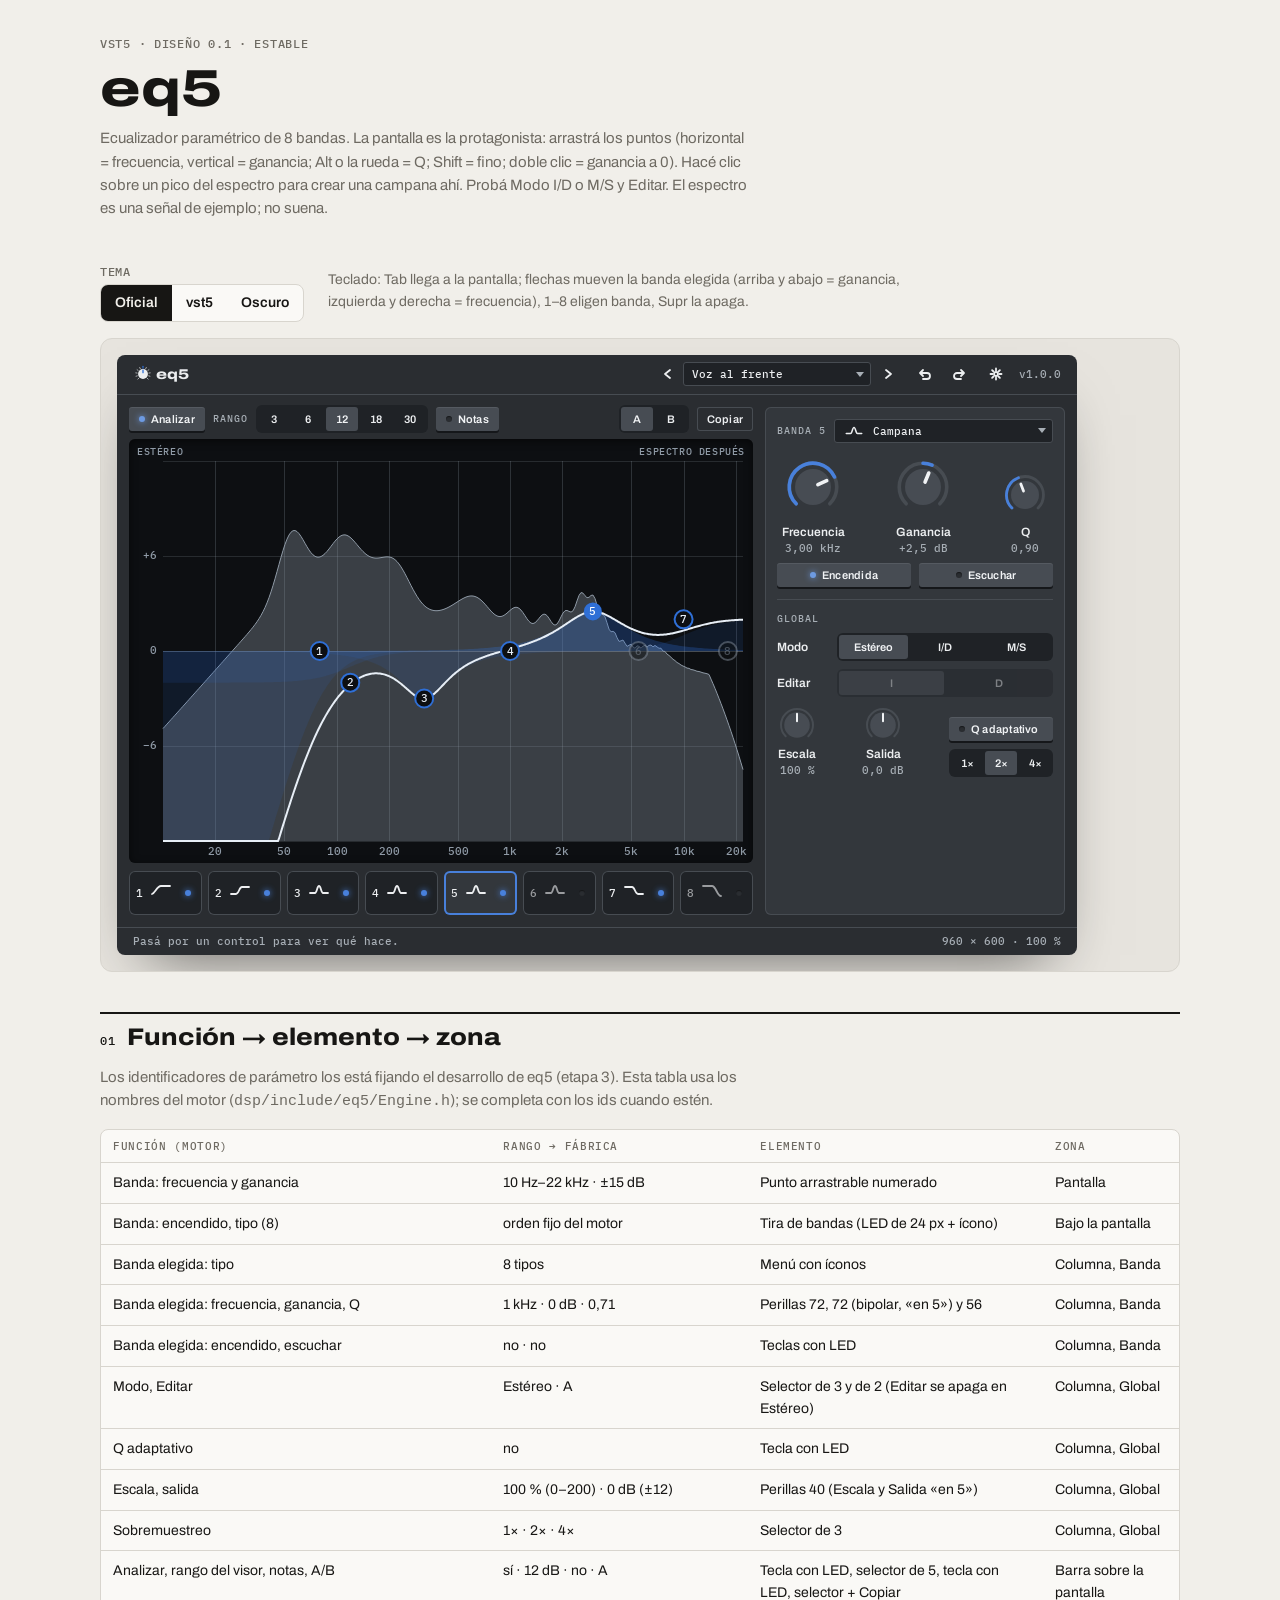
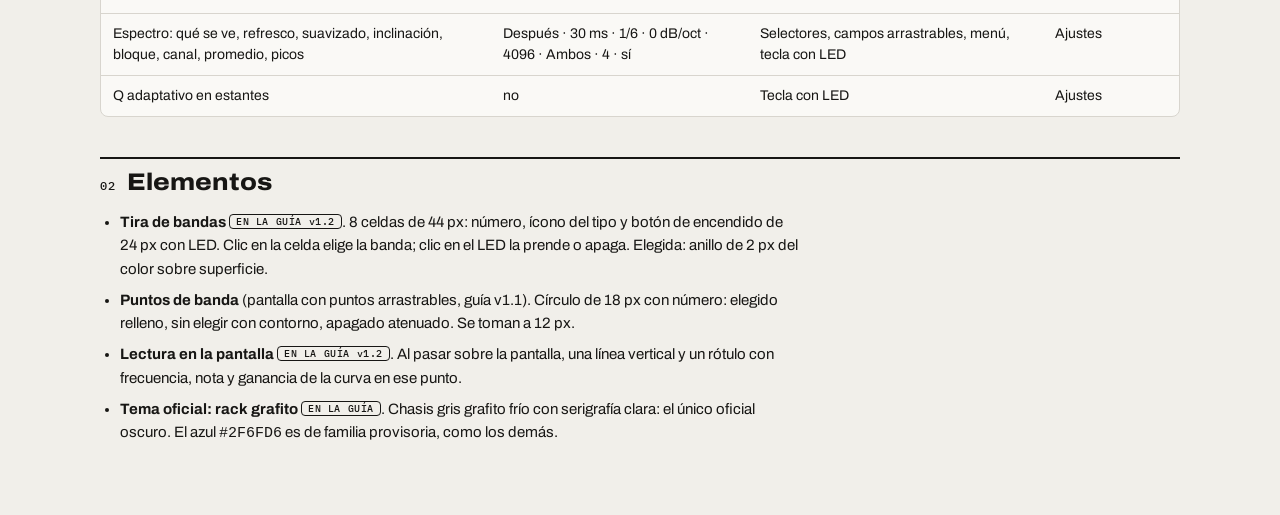
<file: marca/plugins/eq5.html>
<!doctype html>
<html lang="es">
<head>
<meta charset="utf-8">
<meta name="viewport" content="width=device-width, initial-scale=1">
<title>eq5 · maqueta</title>
<link rel="preconnect" href="https://fonts.googleapis.com">
<link rel="preconnect" href="https://fonts.gstatic.com" crossorigin>
<link rel="stylesheet" href="https://fonts.googleapis.com/css2?family=Archivo:wdth,wght@100..125,400..800&family=IBM+Plex+Mono:wght@400;500&display=swap">
<style>
/* Página con los tokens de marca; dentro de .plug rigen los tokens del tema de eq5. */
:root{--bg:#F1EFEA;--fg:#171614;--muted:#6E6A62;--line:#D8D5CE;--panel:#FAF9F6;--chip:#E7E4DE;
  --d:"Archivo",ui-sans-serif,system-ui,sans-serif;--m:"IBM Plex Mono",ui-monospace,Menlo,monospace}
@media (prefers-color-scheme: dark){:root:not([data-theme="light"]){--bg:#121110;--fg:#F1EFEA;--muted:#B5B1A9;--line:#33302C;--panel:#1B1A18;--chip:#2A2826;color-scheme:dark}}
:root[data-theme="dark"]{--bg:#121110;--fg:#F1EFEA;--muted:#B5B1A9;--line:#33302C;--panel:#1B1A18;--chip:#2A2826;color-scheme:dark}
*{box-sizing:border-box}
body{margin:0;background:var(--bg);color:var(--fg);font:400 15px/1.55 var(--d);padding-block:32px 72px;padding-left:max(16px,env(safe-area-inset-left,0px));padding-right:max(16px,env(safe-area-inset-right,0px))}
.wrap{max-width:1080px;margin:0 auto;display:flex;flex-direction:column;gap:40px}
h1{font:800 clamp(32px,6vw,52px)/1 var(--d);font-stretch:125%;margin:8px 0 12px}
h2{font:800 24px/1.1 var(--d);font-stretch:112%;margin:0}
p{margin:0;max-width:72ch}
.muted{color:var(--muted)}
.mono{font:500 12px var(--m);letter-spacing:.06em;text-transform:uppercase}
.sec{display:flex;flex-direction:column;gap:16px}
.sec-h{display:flex;align-items:baseline;gap:12px;border-top:2px solid var(--fg);padding-top:10px}
.bar{display:flex;flex-wrap:wrap;gap:12px 24px;align-items:center}
.seg{display:inline-flex;border:1px solid var(--line);border-radius:8px;overflow:hidden;background:var(--panel)}
.seg button{border:0;background:none;padding:8px 14px;font:600 14px var(--d);color:var(--fg);cursor:pointer;min-height:36px}
.seg button[aria-pressed="true"]{background:var(--fg);color:var(--bg)}
.seg button:focus-visible{outline:2px solid var(--fg);outline-offset:-3px}
.stagebox{border:1px solid var(--line);border-radius:12px;background:var(--chip);padding:16px;overflow:hidden}
.stage{width:100%;position:relative}
.tbl{overflow-x:auto;border:1px solid var(--line);border-radius:8px;background:var(--panel)}
table{border-collapse:collapse;width:100%;min-width:720px;font-size:14px}
th,td{text-align:left;vertical-align:top;padding:9px 12px;border-bottom:1px solid var(--line)}
tr:last-child td{border-bottom:0}
th{font:500 11px var(--m);text-transform:uppercase;letter-spacing:.06em;color:var(--muted)}
td code{font:500 12px var(--m)}
.tag{display:inline-block;border:1px solid currentColor;border-radius:4px;padding:0 6px;font:500 10px var(--m);letter-spacing:.06em;vertical-align:2px}
ul.list{margin:0;padding-left:20px;display:grid;gap:8px;max-width:78ch}
</style>
<link rel="stylesheet" href="../elementos/vst5-ui.css">
<style>
/* ---- Propuesto en eq5: tira de bandas ---- */
.bands{display:grid;grid-template-columns:repeat(8,minmax(0,1fr));gap:6px}
.band{position:relative;height:44px;border-radius:var(--r2);background:var(--p-well);box-shadow:inset 0 0 0 1px var(--p-line);display:flex;align-items:center;gap:4px;padding:0 2px 0 7px;cursor:pointer;border:0;color:var(--p-ink);text-align:left}
.band .bn{font:500 11px var(--m);min-width:10px}
.band svg.ty{width:22px;height:14px;fill:none;stroke:currentColor;stroke-width:1.8;stroke-linecap:round;stroke-linejoin:round;flex:none}
.band .onb{margin-left:auto;flex:none;width:24px;height:24px;border:0;border-radius:var(--r1);background:transparent;display:grid;place-items:center;cursor:pointer;padding:0}
.band .onb i{width:6px;height:6px;border-radius:50%;background:var(--p-ledoff);box-shadow:inset 0 1px 1px rgba(0,0,0,.5)}
.band .onb[aria-pressed="true"] i{background:var(--p-accsurf);box-shadow:0 0 6px var(--p-accsurf)}
.band .onb:focus-visible,.band:focus-visible{outline:2px solid var(--p-focus);outline-offset:1px}
.band.off .bn,.band.off svg.ty{opacity:.6}
.band[aria-selected="true"]{box-shadow:inset 0 0 0 2px var(--p-accsurf);background:var(--p-panel)}
.band:hover{background:var(--p-panel)}

/* ---- Composición de eq5 ---- */
.win{position:relative}
.whead .menu{min-width:188px;max-width:188px}
.whead .menu span{overflow:hidden;white-space:nowrap;text-overflow:ellipsis}
.wleft{grid-template-rows:auto minmax(0,1fr) auto;grid-template-columns:minmax(0,1fr);gap:8px}
.tbar{display:flex;gap:8px;align-items:center;height:24px}
.tbar .sp{flex:1}
.key,.menu,.segp button{white-space:nowrap}
.menu.sm{min-width:0}
.scr{min-height:0}
.scr canvas{position:absolute;inset:0;width:100%;height:100%;touch-action:none}
.scr:focus-visible{outline:2px solid var(--p-focus);outline-offset:2px}
.side{padding:12px;gap:8px;min-height:0}
.side .krow{display:grid;justify-items:center;align-items:end}
.k3{grid-template-columns:72px 72px 56px;justify-content:space-between}
.k2{grid-template-columns:1fr 1fr}
.row{display:flex;gap:8px;align-items:center}
.row .grow{flex:1;min-width:0}
.lbl2{font:600 12px var(--d);color:var(--p-ink);white-space:nowrap;min-width:52px}
.segp.full{display:flex}.segp.full button{flex:1}
.sep{height:1px;background:var(--p-line);margin:4px 0}
.keys2{display:grid;grid-template-columns:1fr 1fr;gap:8px}.keys2 .key{justify-content:center;padding:0 6px}
.mlist.float{position:absolute;margin:0}
.sheet .opt .lbl{font-weight:600}
.sheet>.panelp{max-height:100%;overflow:auto}
[hidden]{display:none!important}
</style>
</head>
<body>
<div class="wrap">
<header>
  <span class="mono muted">vst5 · diseño 0.1 · estable</span>
  <h1>eq5</h1>
  <p class="muted">Ecualizador paramétrico de 8 bandas. La pantalla es la protagonista: arrastrá los puntos (horizontal = frecuencia, vertical = ganancia; Alt o la rueda = Q; Shift = fino; doble clic = ganancia a 0). Hacé clic sobre un pico del espectro para crear una campana ahí. Probá Modo I/D o M/S y Editar. El espectro es una señal de ejemplo; no suena.</p>
</header>

<section class="sec" aria-label="Maqueta">
  <div class="bar">
    <div><span class="mono muted">Tema</span><br><div class="seg" id="selTheme" role="group" aria-label="Tema"><button type="button" data-v="oficial" aria-pressed="true">Oficial</button><button type="button" data-v="vst5" aria-pressed="false">vst5</button><button type="button" data-v="oscuro" aria-pressed="false">Oscuro</button></div></div>
    <p class="muted" style="font-size:14px">Teclado: Tab llega a la pantalla; flechas mueven la banda elegida (arriba y abajo = ganancia, izquierda y derecha = frecuencia), 1–8 eligen banda, Supr la apaga.</p>
  </div>
  <div class="stagebox"><div class="stage" id="stage"></div></div>
</section>

<section class="sec">
  <div class="sec-h"><span class="mono">01</span><h2>Función → elemento → zona</h2></div>
  <p class="muted">Los identificadores de parámetro los está fijando el desarrollo de eq5 (etapa 3). Esta tabla usa los nombres del motor (<code>dsp/include/eq5/Engine.h</code>); se completa con los ids cuando estén.</p>
  <div class="tbl"><table>
    <tr><th>Función (motor)</th><th>Rango → fábrica</th><th>Elemento</th><th>Zona</th></tr>
    <tr><td>Banda: frecuencia y ganancia</td><td>10 Hz–22 kHz · ±15 dB</td><td>Punto arrastrable numerado</td><td>Pantalla</td></tr>
    <tr><td>Banda: encendido, tipo (8)</td><td>orden fijo del motor</td><td>Tira de bandas (LED de 24 px + ícono)</td><td>Bajo la pantalla</td></tr>
    <tr><td>Banda elegida: tipo</td><td>8 tipos</td><td>Menú con íconos</td><td>Columna, Banda</td></tr>
    <tr><td>Banda elegida: frecuencia, ganancia, Q</td><td>1 kHz · 0 dB · 0,71</td><td>Perillas 72, 72 (bipolar, «en 5») y 56</td><td>Columna, Banda</td></tr>
    <tr><td>Banda elegida: encendido, escuchar</td><td>no · no</td><td>Teclas con LED</td><td>Columna, Banda</td></tr>
    <tr><td>Modo, Editar</td><td>Estéreo · A</td><td>Selector de 3 y de 2 (Editar se apaga en Estéreo)</td><td>Columna, Global</td></tr>
    <tr><td>Q adaptativo</td><td>no</td><td>Tecla con LED</td><td>Columna, Global</td></tr>
    <tr><td>Escala, salida</td><td>100 % (0–200) · 0 dB (±12)</td><td>Perillas 40 (Escala y Salida «en 5»)</td><td>Columna, Global</td></tr>
    <tr><td>Sobremuestreo</td><td>1× · 2× · 4×</td><td>Selector de 3</td><td>Columna, Global</td></tr>
    <tr><td>Analizar, rango del visor, notas, A/B</td><td>sí · 12 dB · no · A</td><td>Tecla con LED, selector de 5, tecla con LED, selector + Copiar</td><td>Barra sobre la pantalla</td></tr>
    <tr><td>Espectro: qué se ve, refresco, suavizado, inclinación, bloque, canal, promedio, picos</td><td>Después · 30 ms · 1/6 · 0 dB/oct · 4096 · Ambos · 4 · sí</td><td>Selectores, campos arrastrables, menú, tecla con LED</td><td>Ajustes</td></tr>
    <tr><td>Q adaptativo en estantes</td><td>no</td><td>Tecla con LED</td><td>Ajustes</td></tr>
  </table></div>
</section>

<section class="sec">
  <div class="sec-h"><span class="mono">02</span><h2>Elementos</h2></div>
  <ul class="list">
    <li><b>Tira de bandas</b> <span class="tag">EN LA GUÍA v1.2</span>. 8 celdas de 44 px: número, ícono del tipo y botón de encendido de 24 px con LED. Clic en la celda elige la banda; clic en el LED la prende o apaga. Elegida: anillo de 2 px del color sobre superficie.</li>
    <li><b>Puntos de banda</b> (pantalla con puntos arrastrables, guía v1.1). Círculo de 18 px con número: elegido relleno, sin elegir con contorno, apagado atenuado. Se toman a 12 px.</li>
    <li><b>Lectura en la pantalla</b> <span class="tag">EN LA GUÍA v1.2</span>. Al pasar sobre la pantalla, una línea vertical y un rótulo con frecuencia, nota y ganancia de la curva en ese punto.</li>
    <li><b>Tema oficial: rack grafito</b> <span class="tag">EN LA GUÍA</span>. Chasis gris grafito frío con serigrafía clara: el único oficial oscuro. El azul <code>#2F6FD6</code> es de familia provisoria, como los demás.</li>
  </ul>
</section>
</div>

<script src="../elementos/vst5-ui.js"></script>
<script>

const $=(s,r=document)=>r.querySelector(s),$$=(s,r=document)=>[...r.querySelectorAll(s)];
let T='oficial';
const num=(x,d=1)=>(x<-Math.pow(10,-d)/2?'−':x>Math.pow(10,-d)/2?'+':'')+Math.abs(x).toFixed(d).replace('.',',');
const dB=x=>num(x)+' dB';
const hz=f=>f>=10000?(f/1000).toFixed(1).replace('.',',')+' kHz':f>=1000?(f/1000).toFixed(2).replace('.',',')+' kHz':Math.round(f)+' Hz';
const NN=['Do','Do♯','Re','Re♯','Mi','Fa','Fa♯','Sol','Sol♯','La','La♯','Si'];
const noteOf=f=>{const m=69+12*Math.log2(f/440),r=Math.round(m),c=Math.round((m-r)*100);return NN[(r%12+12)%12]+Math.floor(r/12)+(c?` ${c>0?'+':'−'}${Math.abs(c)} ct`:'')}; // FL Studio: 60 = Do5
const FMIN=10,FMAX=22000,LF=v=>FMIN*Math.pow(FMAX/FMIN,v),VL=f=>Math.log(f/FMIN)/Math.log(FMAX/FMIN);

/* ---------- Tipos (orden del motor, no reordenar) ---------- */
const TYPES=['Corte de graves 48','Corte de graves 12','Estante de graves','Campana','Notch','Estante de agudos','Corte de agudos 12','Corte de agudos 48'];
const ICON=['M2 13 C 6 13, 7 3, 11 3 L 20 3','M2 11 C 5 10, 7 3, 11 3 L 20 3','M2 11 L 7 11 C 10 11, 10 4, 13 4 L 20 4','M2 10 L 7 10 C 9 10, 9 3, 11 3 C 13 3, 13 10, 15 10 L 20 10','M2 4 L 8 4 C 10 4, 10 13, 11 13 C 12 13, 12 4, 14 4 L 20 4','M2 4 L 9 4 C 12 4, 12 11, 15 11 L 20 11','M2 3 L 11 3 C 15 3, 17 10, 20 11','M2 3 L 11 3 C 15 3, 16 13, 20 13'];
const ico=t=>`<svg viewBox="0 0 22 14" aria-hidden="true"><path d="${ICON[t]}"/></svg>`;
const hasGain=t=>t===2||t===3||t===5;

/* ---------- Estado ---------- */
const bd=(on,type,freq,gain=0,q=.71)=>({on,type,freq,gain,q});
const voz=()=>[bd(true,1,80),bd(true,2,120,-2),bd(true,3,320,-3,1.2),bd(true,3,1000),bd(true,3,3000,2.5,.9),bd(false,3,5500),bd(true,5,10000,2),bd(false,7,18000)];
const G={mode:0,edit:0,adaptive:false,adaptShelf:false,scale:1,out:0,os:1,analyze:true,range:2,notes:false,ab:0,listen:false,spec:1,refresh:30,smooth:2,tilt:0,block:4096,chan:0,avg:4,peaks:true,sel:4,curves:[voz(),[bd(true,0,150),bd(false,2,120),bd(true,3,400,-2,1),bd(false,3,1000),bd(true,3,2500,1.5,.8),bd(false,3,5500),bd(true,5,9000,3.5),bd(false,7,18000)]]};
const RANGES=[3,6,12,18,30];
const C=()=>G.curves[G.mode===0?0:G.edit],cur=()=>C()[G.sel];

/* ---------- Respuesta analógica de cada banda (para dibujar) ---------- */
// Prototipos analógicos (R. Bristow-Johnson, «Cookbook formulae for audio EQ biquad filter coefficients»); cortes de 48 = Butterworth de orden 8.
const BW8=[.5098,.6013,.9000,2.5629];
function magDb(b,f){if(!b.on)return 0;const g=hasGain(b.type)?b.gain*G.scale:0,A=Math.pow(10,g/40);
 let q=b.q;if(G.adaptive&&(b.type===3||(G.adaptShelf&&(b.type===2||b.type===5))))q*=1+.12*Math.abs(g);
 const w=f/b.freq;const m2=(n0,n1,n2,d0,d1,d2)=>{const nr=n0-n2*w*w,ni=n1*w,dr=d0-d2*w*w,di=d1*w;return(nr*nr+ni*ni)/(dr*dr+di*di)};
 switch(b.type){
  case 3:return 10*Math.log10(m2(1,A/q,1,1,1/(A*q),1));
  case 2:{const s=Math.sqrt(A)/q;return 20*Math.log10(A)+10*Math.log10(m2(A,s,1,1,s,A))}
  case 5:{const s=Math.sqrt(A)/q;return 20*Math.log10(A)+10*Math.log10(m2(1,s,A,A,s,1))}
  case 4:return 10*Math.log10(m2(1,0,1,1,1/q,1)+1e-12);
  case 1:return 10*Math.log10(m2(0,0,1,1,1/q,1)+1e-12);
  case 6:return 10*Math.log10(m2(1,0,0,1,1/q,1)+1e-12);
  case 0:case 7:{let s=0;BW8.forEach((qq,i)=>{const qi=i===3?qq*q/.7071:qq;s+=b.type===0?10*Math.log10(m2(0,0,1,1,1/qi,1)+1e-12):10*Math.log10(m2(1,0,0,1,1/qi,1)+1e-12)});return s}}}
const sumDb=(curve,f)=>curve.reduce((a,b)=>a+magDb(b,f),0)+G.out;

/* ---------- Ventana ---------- */
const ledKey=(lab,id,on,help)=>`<button class="key" type="button" id="${id}" aria-pressed="${on}" data-help="${help}"><i class="led"></i>${lab}</button>`;
const segp=(lab,opts,cur,id,help,cls='')=>`<div class="segp ${cls}" role="radiogroup" aria-label="${lab}" id="${id}" data-help="${help}">${opts.map((o,i)=>`<button type="button" role="radio" aria-pressed="${i===cur}" aria-checked="${i===cur}">${o}</button>`).join('')}</div>`;
const menuB=(id,help,cls='')=>`<button class="menu ${cls}" type="button" id="${id}" aria-haspopup="listbox" aria-expanded="false" data-help="${help}"><span></span></button>`;
const fieldD=(id,lab,help,w=72)=>`<span class="field drag" id="${id}" tabindex="0" role="slider" aria-label="${lab}" data-help="${help}" style="min-width:${w}px"></span>`;
const PRESETS=[['Fábrica',['En 5']],['Voces',['Voz al frente','Voz de radio','Sacar nasal']],['Mezcla',['Limpiar graves','Bombo con punch','Bus de batería con aire']],['Master',['Aire de master','Master cálido con graves controlados y brillo suave arriba']]];
const PFLAT=PRESETS.flatMap(([,l])=>l);let pIdx=1;

function build(){const w=document.createElement('div');w.className='plug win big';w.id='win';applyTheme(w,'eq5',T);
 w.innerHTML=`<div class="whead">${plugLogo('eq5')}
  <div class="preset">${ibtn('prev','Preset anterior')}${menuB('pmenu','Preset')}${ibtn('next','Preset siguiente')}</div>
  ${ibtn('undo','Deshacer')}${ibtn('redo','Rehacer')}${ibtn('gear','Ajustes')}<span class="ver">v1.0.0</span></div>
 <div class="wbody">
  <div class="wleft">
   <div class="tbar">${ledKey('Analizar','analyze',G.analyze,'Analizar · muestra el espectro en la pantalla')}
    <span class="cap">Rango</span>${segp('Rango del visor',['3','6','12','18','30'],G.range,'range','Rango del visor en dB · fino para mastering, amplio para cirugía')}
    ${ledKey('Notas','notes',G.notes,'Notas · muestra un teclado bajo la pantalla y la nota de cada banda')}
    <span class="sp"></span>${segp('Comparar',['A','B'],0,'ab','Comparar · cambia entre dos ajustes')}<button class="key ghost" type="button" id="abcopy" data-help="Copiar · pasa el ajuste actual al otro">Copiar</button></div>
   <div class="screen scr" id="scr" tabindex="0" aria-label="Curva de ecualización. Flechas mueven la banda elegida"><canvas></canvas><div class="st"><span id="stL"></span><span id="stR"></span></div></div>
   <div class="bands" id="bands" role="listbox" aria-label="Bandas"></div>
  </div>
  <div class="panelp side">
   <div class="row"><span class="cap" id="bandN"></span>${menuB('typeM','Tipo de filtro de la banda','grow')}</div>
   <div class="krow k3"><div data-k="freq"></div><div data-k="gain"></div><div data-k="q"></div></div>
   <div class="keys2">${ledKey('Encendida','bon',true,'Encendida · prende o apaga la banda')}${ledKey('Escuchar','listen',false,'Escuchar · mientras arrastrás un punto se oye solo esa banda')}</div>
   <div class="sep"></div>
   <span class="cap">Global</span>
   <div class="row"><span class="lbl2">Modo</span>${segp('Modo',['Estéreo','I/D','M/S'],0,'mode','Modo · Estéreo, izquierda y derecha aparte, o medio y lados','grow full')}</div>
   <div class="row"><span class="lbl2">Editar</span>${segp('Editar',['I','D'],0,'edit','Editar · qué curva tocás; las dos se ven en la pantalla','grow full')}</div>
   <div class="row" style="align-items:flex-end;justify-content:space-between"><div data-k="scale"></div><div data-k="out"></div>
    <div style="display:flex;flex-direction:column;gap:8px;align-items:stretch">${ledKey('Q adaptativo','adaptive',false,'Q adaptativo · el Q sube a medida que crece la ganancia, en realce y en corte')}${segp('Sobremuestreo',['1×','2×','4×'],G.os,'os','Sobremuestreo · agudos más fieles; 4× para mastering','full')}</div></div>
  </div>
 </div>
 <div class="wfoot"><span class="msg" id="msg">Pasá por un control para ver qué hace.</span><span id="sz">960 × 600 · 100 %</span></div>
 <div class="sheet" id="sheet" hidden role="dialog" aria-modal="true" aria-label="Ajustes"><div class="panelp">
  <div class="sh"><span class="cap">Ajustes</span>${ibtn('x','Cerrar ajustes')}</div>
  <div class="opt"><span class="lbl">Tamaño</span>${segp('Tamaño',['75','100','150','200'],1,'size','Tamaño de la ventana')}</div>
  <div class="opt"><span class="lbl">Tema</span>${segp('Tema',['Oficial','vst5','Oscuro'],0,'theme','Tema')}</div>
  <div class="opt"><span class="lbl">Q en estantes</span><div>${ledKey('Adaptativo','adaptShelf',false,'Q adaptativo también en los estantes')}</div></div>
  <div class="sep"></div><span class="cap">Espectro</span>
  <div class="opt"><span class="lbl">Mostrar</span>${segp('Espectro a mostrar',['Antes','Después','Los dos'],G.spec,'spec','Espectro antes del EQ, después o los dos')}</div>
  <div class="opt"><span class="lbl">Suavizado</span>${segp('Suavizado',['No','1/3','1/6','1/12'],G.smooth,'smooth','Suavizado por fracción de octava')}</div>
  <div class="opt"><span class="lbl">Inclinación</span>${fieldD('tilt','Inclinación','Inclinación · para leer el espectro como una mezcla (por ejemplo 4,5 dB/oct)',96)}</div>
  <div class="opt"><span class="lbl">Refresco</span>${fieldD('refresh','Refresco','Refresco · cada cuánto se redibuja',96)}</div>
  <div class="opt"><span class="lbl">Promedio</span>${fieldD('avg','Promedio','Promedio · bloques que se promedian; más, más calmo',96)}</div>
  <div class="opt"><span class="lbl">Bloque</span>${menuB('blockM','Bloque · más grande, más detalle en graves y más lento','sm')}</div>
  <div class="opt"><span class="lbl">Canal</span>${segp('Canal del espectro',['Ambos','I','D','Lados'],0,'chan','Canal del espectro')}</div>
  <div class="opt"><span class="lbl">Picos</span><div>${ledKey('Retener','peaks',true,'Retener picos · 1,5 s y caen 12 dB/s')}</div></div>
 </div></div>`;
 return w;}

/* ---------- Montaje ---------- */
let K={},msg,silent=false,win;
const DESC={Frecuencia:'Centro o corte de la banda',Ganancia:'Realce o corte',Q:'Ancho: más alto, más angosto',Escala:'Escala la ganancia de todas las bandas',Salida:'Ganancia final'};
const help=(l,t)=>{if(!silent)msg.textContent=`${l} · ${t}${DESC[l]?' — '+DESC[l]:''}`};
const QR={to:v=>.1*Math.pow(180,v/10),from:q=>10*Math.log(q/.1)/Math.log(180)};
function mount(){const s=$('#stage');s.innerHTML='';win=build();s.append(win);msg=$('#msg',win);silent=true;
 const kn=(k,o)=>K[k]=knob($(`[data-k=${k}]`,win),{...o,onHelp:help});
 kn('freq',{size:72,label:'Frecuencia',bip:false,def:VL(1000)*10,v:VL(cur().freq)*10,fmt:v=>{cur().freq=Math.round(LF(v/10)*10)/10;redraw();return hz(cur().freq)}});
 kn('gain',{size:72,label:'Ganancia',def:5,v:5+cur().gain/3,fmt:v=>{cur().gain=Math.round((v-5)*30)/10;redraw();return dB(cur().gain)}});
 kn('q',{size:56,label:'Q',bip:false,def:QR.from(.71),v:QR.from(cur().q),fmt:v=>{cur().q=Math.round(QR.to(v)*100)/100;redraw();return cur().q.toFixed(2).replace('.',',')}});
 kn('scale',{size:40,ticks:false,label:'Escala',def:5,v:5,fmt:v=>{G.scale=Math.round(v*20)/100;redraw();return Math.round(G.scale*100)+' %'}});
 kn('out',{size:40,ticks:false,label:'Salida',def:5,v:5,fmt:v=>{G.out=Math.round((v-5)*24)/10;redraw();return dB(G.out)}});
 silent=false;
 win.addEventListener('pointerover',e=>{const h=e.target.closest('[data-help]');if(!h)return;const b=e.target.closest('.segp button');msg.textContent=h.dataset.help+(b?' · '+b.textContent:'')});
 win.addEventListener('focusin',e=>{const h=e.target.closest('[data-help]');if(h)msg.textContent=h.dataset.help});
 $$('.ibtn',win).forEach(b=>b.addEventListener('pointerenter',()=>msg.textContent=b.getAttribute('aria-label')));
 // Teclas con LED
 $$('.key[aria-pressed]',win).forEach(k=>k.addEventListener('click',()=>{const id=k.id;let on;if(id==='bon'){on=cur().on=!cur().on}else{on=G[id]=!G[id]}
   k.setAttribute('aria-pressed',on);msg.textContent=`${k.textContent.trim()} · ${on?'encendido':'apagado'}`;drawBands();redraw()}));
 // Selectores
 const SEG={mode:v=>{G.mode=v;const lab=v===2?['M','S']:['I','D'];$$('#edit button',win).forEach((b,i)=>{b.textContent=lab[i];b.disabled=v===0});$('#edit',win).style.opacity=v?1:.4;if(!v)G.edit=0;syncSeg('edit',G.edit);loadBand()},
  edit:v=>{G.edit=v;loadBand()},os:v=>G.os=v,range:v=>G.range=v,ab:v=>G.ab=v,spec:v=>G.spec=v,smooth:v=>G.smooth=v,chan:v=>G.chan=v,
  theme:v=>setTheme(['oficial','vst5','oscuro'][v]),size:v=>$('#sz',win).textContent=`${[720,960,1440,1920][v]} × ${[450,600,900,1200][v]} · ${[75,100,150,200][v]} %`};
 $$('.segp',win).forEach(g=>g.addEventListener('click',e=>{const b=e.target.closest('button');if(!b||b.disabled)return;const i=$$('button',g).indexOf(b);syncSeg(g.id,i);SEG[g.id]&&SEG[g.id](i);redraw()}));
 SEG.mode(0);
 $('#abcopy',win).onclick=()=>msg.textContent=`Comparar · copiaste ${'AB'[G.ab]} en ${'BA'[G.ab]}`;
 // Campos arrastrables (field() de la guía)
 const fl=(el,o)=>field(el,{...o,onHelp:(l,t)=>msg.textContent=`${l} · ${t}`});
 fl($('#tilt',win),{get:()=>G.tilt,set:x=>{G.tilt=x;redraw()},min:-6,max:6,step:.1,def:0,fmt:x=>num(x,1)+' dB/oct'});
 fl($('#refresh',win),{get:()=>G.refresh,set:x=>G.refresh=x,min:10,max:500,step:1,def:30,fmt:x=>Math.round(x)+' ms'});
 fl($('#avg',win),{get:()=>G.avg,set:x=>G.avg=x,min:1,max:32,step:1,def:4,fmt:x=>Math.round(x)+' bloques'});
 // Menús
 menu('pmenu',()=>PRESETS.flatMap(([b,l])=>[{h:b},...l.map(x=>({t:x}))]),()=>PFLAT[pIdx],t=>pIdx=PFLAT.indexOf(t));
 $('[aria-label="Preset anterior"]',win).onclick=()=>{pIdx=(pIdx+PFLAT.length-1)%PFLAT.length;updMenus();msg.textContent='Preset · '+PFLAT[pIdx]};
 $('[aria-label="Preset siguiente"]',win).onclick=()=>{pIdx=(pIdx+1)%PFLAT.length;updMenus();msg.textContent='Preset · '+PFLAT[pIdx]};
 menu('typeM',()=>TYPES.map((t,i)=>({t,ico:ico(i)})),()=>TYPES[cur().type],t=>{cur().type=TYPES.indexOf(t);loadBand();drawBands()},t=>t,()=>ico(cur().type));
 menu('blockM',()=>[1024,2048,4096,8192,16384,32768].map(n=>({t:n+' muestras'})),()=>G.block+' muestras',t=>G.block=parseInt(t));
 // Ajustes
 const sh=$('#sheet',win),gear=$('[aria-label="Ajustes"]',win),openS=o=>{sh.hidden=!o;if(o)$('button',sh).focus();else gear.focus()};
 gear.onclick=()=>openS(sh.hidden);$('[aria-label="Cerrar ajustes"]',win).onclick=()=>openS(false);sh.addEventListener('pointerdown',e=>{if(e.target===sh)openS(false)});
 sh.addEventListener('keydown',e=>{if(e.key!=='Tab')return;const f=$$('button,[tabindex="0"]',sh).filter(x=>x.offsetParent),a=f[0],z=f[f.length-1];if(e.shiftKey&&document.activeElement===a){e.preventDefault();z.focus()}else if(!e.shiftKey&&document.activeElement===z){e.preventDefault();a.focus()}});
 win.addEventListener('keydown',e=>{if(e.key==='Escape'){if(!sh.hidden)openS(false)}});
 $('[aria-label="Deshacer"]',win).onclick=()=>msg.textContent='Deshacer · Ctrl+Z';$('[aria-label="Rehacer"]',win).onclick=()=>msg.textContent='Rehacer · Ctrl+Shift+Z';
 screenInput();drawBands();loadBand();msg.textContent='Pasá por un control para ver qué hace.';fit()}

function syncSeg(id,i){$$('button',$('#'+id,win)).forEach((b,j)=>{b.setAttribute('aria-pressed',j===i);b.setAttribute('aria-checked',j===i)})}

/* Menú con lista propia: listMenu() de la guía */
const MENUS={};
function menu(id,items,cur,pick,label,icon){MENUS[id]=listMenu($('#'+id,win),{items,cur,pick,label,icon,onPick:(n,t)=>{if(!/^(Exportar|Crear)/.test(t))msg.textContent=`${n} · ${t}`}})}
const updMenus=()=>Object.values(MENUS).forEach(f=>f());

/* ---------- Tira de bandas ---------- */
function drawBands(){const h=$('#bands',win);if(!h.children.length){h.innerHTML=[...Array(8)].map((_,i)=>`<div class="band" role="option" tabindex="${i===G.sel?0:-1}" data-i="${i}"><span class="bn">${i+1}</span><span class="tyw"></span><button class="onb" type="button" aria-label="Encender banda ${i+1}"><i></i></button></div>`).join('');
  $$('.band',h).forEach(c=>{const i=+c.dataset.i;c.addEventListener('click',e=>{if(e.target.closest('.onb')){const b=C()[i];b.on=!b.on;msg.textContent=`Banda ${i+1} · ${b.on?'encendida':'apagada'}`;if(i===G.sel)loadBand();drawBands();redraw();return}selBand(i)});
   c.addEventListener('keydown',e=>{const d={ArrowRight:1,ArrowLeft:-1}[e.key];if(d){e.preventDefault();selBand((i+d+8)%8);$$('.band',h)[G.sel].focus()}if(e.key===' '){e.preventDefault();c.querySelector('.onb').click()}});
   c.addEventListener('pointerenter',()=>{const b=C()[i];msg.textContent=`Banda ${i+1} · ${TYPES[b.type]} · ${hz(b.freq)}${hasGain(b.type)?' · '+dB(b.gain):''} · ${b.on?'encendida':'apagada'}`})})}
 $$('.band',h).forEach(c=>{const i=+c.dataset.i,b=C()[i];c.setAttribute('aria-selected',i===G.sel);c.tabIndex=i===G.sel?0:-1;c.classList.toggle('off',!b.on);c.querySelector('.tyw').innerHTML=`<svg class="ty" viewBox="0 0 22 14" aria-hidden="true"><path d="${ICON[b.type]}"/></svg>`;
  const o=c.querySelector('.onb');o.setAttribute('aria-pressed',b.on);c.setAttribute('aria-label',`Banda ${i+1}: ${TYPES[b.type]}, ${b.on?'encendida':'apagada'}`)})}
function selBand(i){G.sel=i;drawBands();loadBand()}
function loadBand(){const b=cur();silent=true;K.freq.set(VL(b.freq)*10);K.gain.set(5+b.gain/3);K.q.set(QR.from(b.q));silent=false;
 $('[data-k=gain]',win).classList.toggle('dis',!hasGain(b.type));$('#bon',win).setAttribute('aria-pressed',b.on);
 $('#bandN',win).textContent='Banda '+(G.sel+1)+(G.mode?' · '+(G.mode===1?'ID':'MS')[G.edit]:'');updMenus();drawBands();redraw()}

/* ---------- Pantalla ---------- */
let cv,g,CW,CH,drag=null,hov=null,raf=0;
const PAD={l:34,r:10,t:22,b:22};
function sizeCanvas(){cv=$('#scr canvas',win);const s=win.getBoundingClientRect().width/960,r=cv.getBoundingClientRect(),dpr=devicePixelRatio||1;CW=r.width/s;CH=r.height/s;
 cv.width=Math.round(CW*s*dpr);cv.height=Math.round(CH*s*dpr);g=cv.getContext('2d');g.setTransform(s*dpr,0,0,s*dpr,0,0);redraw()}
const tok=n=>getComputedStyle(win).getPropertyValue('--p-'+n).trim();
const plotB=()=>CH-PAD.b-(G.notes?18:0);
const fx=f=>PAD.l+(CW-PAD.l-PAD.r)*VL(f),xf=x=>LF((x-PAD.l)/(CW-PAD.l-PAD.r));
const gy=d=>{const R=RANGES[G.range],t=PAD.t,b=plotB();return t+(b-t)*(.5-d/(2*R))},yg=y=>{const R=RANGES[G.range],t=PAD.t,b=plotB();return(.5-(y-t)/(b-t))*2*R};
// espectro de ejemplo: rosa con picos de una mezcla que se mueven despacio
const PEAKS=[[55,9],[110,6],[220,4],[2800,5],[7000,3]];let tAnim=0,peakHold=null;
function specDb(f,t){let d=-24-3*Math.log2(f/1000)*1.0;PEAKS.forEach(([pf,a],i)=>{const w=Math.log2(f/pf);d+=a*Math.exp(-w*w*8)*(0.8+0.2*Math.sin(t*1.3+i*2))});if(f>14000)d-=(f-14000)/600;return d+1.5*Math.sin(f*.013+t*4)*Math.exp(-f/3000)}
const specY=d=>{const t=PAD.t,b=plotB();return t+(b-t)*(-(d)/60)}; // espectro: 0 a −60 dBFS
function redraw(){if(!raf)raf=requestAnimationFrame(()=>{raf=0;draw()})}
function draw(){if(!g)return;const ink=tok('screenink'),dim=tok('screendim'),acc=tok('acc'),accink=tok('accink'),scr=tok('screen');const L=PAD.l,R=CW-PAD.r,t=PAD.t,b=plotB();g.clearRect(0,0,CW,CH);
 g.font='500 11px "IBM Plex Mono"';g.textBaseline='middle';
 // grilla al 25 %
 g.fillStyle=dim;[20,50,100,200,500,1000,2000,5000,10000,20000].forEach(f=>{const x=Math.round(fx(f));g.globalAlpha=.25;g.fillRect(x,t,1,b-t);g.globalAlpha=1;g.textAlign='center';g.fillText(f>=1000?f/1000+'k':String(f),x,b+11)});
 const Rg=RANGES[G.range],st=Rg<=6?Rg/3:Rg<=18?6:10;g.textAlign='right';for(let d=-Rg;d<=Rg+.01;d+=st){const y=Math.round(gy(d));g.globalAlpha=d===0?.45:.2;g.fillRect(L,y,R-L,1);g.globalAlpha=1;if(Math.abs(d)<Rg-.01||Rg<=6)g.fillText((d>0?'+':d<0?'−':'')+Math.abs(Math.round(d*10)/10).toString().replace('.',','),L-6,y)}
 g.textAlign='left';
 // espectro
 if(G.analyze){const pts=[];for(let x=L;x<=R;x+=2){const f=xf(x),pre=specDb(f,tAnim)+G.tilt*Math.log2(f/1000),post=pre+sumDb(C(),f);pts.push([x,pre,post])}
  if(G.spec!==1){g.fillStyle=dim;g.globalAlpha=.22;g.beginPath();g.moveTo(L,b);pts.forEach(([x,p])=>g.lineTo(x,Math.max(t,Math.min(b,specY(p)))));g.lineTo(R,b);g.fill();g.globalAlpha=1}
  if(G.spec!==0){g.fillStyle=dim;g.globalAlpha=G.spec===2?.5:.35;g.beginPath();g.moveTo(L,b);pts.forEach(([x,,p])=>g.lineTo(x,Math.max(t,Math.min(b,specY(p)))));g.lineTo(R,b);g.fill();g.globalAlpha=1}
  if(G.peaks){if(!peakHold||peakHold.length!==pts.length)peakHold=pts.map(p=>p[2]);g.strokeStyle=dim;g.lineWidth=1;g.beginPath();pts.forEach(([x,,p],i)=>{peakHold[i]=Math.max(p,peakHold[i]-.2);g[i?'lineTo':'moveTo'](x,Math.max(t,Math.min(b,specY(peakHold[i]))))});g.stroke()}}
 // curvas: cada banda rellena y translúcida en el color del plugin
 const edit=C(),other=G.mode?G.curves[1-G.edit]:null;
 edit.forEach((bd,i)=>{if(!bd.on)return;g.fillStyle=acc;g.globalAlpha=i===G.sel?.28:.12;g.beginPath();g.moveTo(L,gy(0));for(let x=L;x<=R;x+=2)g.lineTo(x,Math.max(t,Math.min(b,gy(magDb(bd,xf(x))))));g.lineTo(R,gy(0));g.fill()});g.globalAlpha=1;
 if(other){g.strokeStyle=dim;g.setLineDash([4,4]);g.lineWidth=1.5;g.beginPath();for(let x=L;x<=R;x+=2)g[x===L?'moveTo':'lineTo'](x,Math.max(t,Math.min(b,gy(sumDb(other,xf(x))))));g.stroke();g.setLineDash([])}
 g.strokeStyle=ink;g.lineWidth=2;g.beginPath();for(let x=L;x<=R;x+=1)g[x===L?'moveTo':'lineTo'](x,Math.max(t,Math.min(b,gy(sumDb(edit,xf(x))))));g.stroke();
 // puntos
 edit.forEach((bd,i)=>{const p=ptOf(bd),sel=i===G.sel;g.globalAlpha=bd.on?1:.45;g.beginPath();g.arc(p.x,p.y,9,0,7);if(sel&&bd.on){g.fillStyle=acc;g.fill()}else{g.fillStyle=scr;g.fill();g.strokeStyle=bd.on?acc:dim;g.lineWidth=2;g.stroke()}
  g.fillStyle=sel&&bd.on?accink:bd.on?ink:dim;g.textAlign='center';g.fillText(String(i+1),p.x,p.y+.5);g.globalAlpha=1});g.textAlign='left';
 // teclado de notas
 if(G.notes){const y0=b+22;for(let m=12;m<=127;m++){const f0=440*Math.pow(2,(m-69-.5)/12),f1=440*Math.pow(2,(m-69+.5)/12);if(f1<FMIN||f0>FMAX)continue;const x0=fx(Math.max(FMIN,f0)),x1=fx(Math.min(FMAX,f1));const blk=[1,3,6,8,10].includes(m%12);
   g.fillStyle=blk?scr:dim;g.globalAlpha=blk?1:.35;g.fillRect(x0,y0,Math.max(1,x1-x0-.5),12);g.globalAlpha=1;if(m%12===0&&x1-x0>2){g.fillStyle=dim;g.fillText('Do'+Math.floor(m/12),x0+3,b-9)}}}
 // lectura
 if(hov&&!drag){const f=xf(hov.x),d=sumDb(edit,f);g.fillStyle=ink;g.globalAlpha=.6;g.fillRect(Math.round(hov.x),t,1,b-t);g.globalAlpha=1;const s=`${hz(f)} · ${noteOf(f)} · ${dB(d)}`;const w=g.measureText(s).width+12;const bx=Math.min(R-w,hov.x+8);
  g.fillStyle=scr;g.fillRect(bx,t+2,w,18);g.strokeStyle=dim;g.lineWidth=1;g.strokeRect(bx+.5,t+2.5,w-1,17);g.fillStyle=ink;g.fillText(s,bx+6,t+11)}
 $('#stL',win).textContent=G.mode?`${['','I/D','M/S'][G.mode]} · editás ${(G.mode===1?'ID':'MS')[G.edit]} · la otra, punteada`:'Estéreo';
 $('#stR',win).textContent=G.analyze?['Espectro antes','Espectro después','Antes y después'][G.spec]:'Sin espectro'}
function ptOf(bd){const x=fx(bd.freq);let y;if(hasGain(bd.type))y=gy(bd.gain*G.scale);else if(bd.type===4)y=gy(0);else y=gy(0)-0;return{x,y:Math.max(PAD.t+9,Math.min(plotB()-9,y))}}
function tick(ts){tAnim=ts/1000;if(G.analyze)draw();requestAnimationFrame(tick)}
function screenInput(){const c=$('#scr canvas',win),scr=$('#scr',win);const pos=e=>{const r=c.getBoundingClientRect(),s=r.width/CW;return{x:(e.clientX-r.left)/s,y:(e.clientY-r.top)/s}};
 const near=(x,y)=>{let best=-1,d=12;C().forEach((bd,i)=>{const p=ptOf(bd),dd=Math.hypot(p.x-x,p.y-y);if(dd<d){d=dd;best=i}});return best};
 const say=bd=>`Banda ${C().indexOf(bd)+1} · ${hz(bd.freq)} · ${noteOf(bd.freq)}${hasGain(bd.type)?' · '+dB(bd.gain):''} · Q ${bd.q.toFixed(2).replace('.',',')}${G.listen?' · escuchando':''}`;
 c.addEventListener('pointerdown',e=>{const{x,y}=pos(e);if(y>plotB())return;scr.focus({preventScroll:true});c.setPointerCapture(e.pointerId);let i=near(x,y);
  if(i<0){// agarrar un pico: la primera banda apagada pasa a ser una campana en esa frecuencia
   const j=C().findIndex(bd=>!bd.on);if(j<0){msg.textContent='Las 8 bandas están en uso · apagá una para crear otra';return}const f=Math.round(xf(x));Object.assign(C()[j],{on:true,type:3,freq:f,gain:0,q:2});i=j;msg.textContent=`Banda ${j+1} nueva · campana en ${hz(f)} · arrastrá hacia abajo para cortar`}
  selBand(i);const bd=C()[i];drag={i,x0:x,y0:y,f0:bd.freq,g0:bd.gain,q0:bd.q,alt:e.altKey}});
 c.addEventListener('pointermove',e=>{const{x,y}=pos(e);if(!drag){hov=y<plotB()?{x,y}:null;c.style.cursor=near(x,y)>=0?'grab':'crosshair';redraw();return}
  const bd=C()[drag.i],k=e.shiftKey?.2:1;
  if(e.altKey){bd.q=Math.max(.1,Math.min(18,drag.q0*Math.pow(2,(drag.y0-y)/40*k)))}
  else{bd.freq=Math.max(FMIN,Math.min(FMAX,Math.round(LF(VL(drag.f0)+(x-drag.x0)/(CW-PAD.l-PAD.r)*k)*10)/10));
   if(hasGain(bd.type))bd.gain=Math.max(-15,Math.min(15,Math.round((drag.g0+(yg(y)-yg(drag.y0))*k/G.scale)*10)/10));else bd.q=Math.max(.1,Math.min(18,drag.q0*Math.pow(2,(drag.y0-y)/40*k)))}
  loadBand();msg.textContent=say(bd)});
 const up=()=>{drag=null};c.addEventListener('pointerup',up);c.addEventListener('pointercancel',up);
 c.addEventListener('pointerleave',()=>{hov=null;redraw()});
 c.addEventListener('dblclick',e=>{const{x,y}=pos(e);const i=near(x,y);if(i<0)return;const bd=C()[i];bd.gain=0;if(!hasGain(bd.type))bd.q=.71;loadBand();msg.textContent=`Banda ${i+1} · a fábrica`});
 c.addEventListener('wheel',e=>{const{x,y}=pos(e);const i=near(x,y);if(i<0)return;e.preventDefault();const bd=C()[i];bd.q=Math.max(.1,Math.min(18,Math.round(bd.q*Math.pow(1.06,e.deltaY<0?1:-1)*100)/100));selBand(i);msg.textContent=say(bd)},{passive:false});
 scr.addEventListener('keydown',e=>{const bd=cur(),k=e.shiftKey?.1:1;
  if(e.key>='1'&&e.key<='8'){selBand(+e.key-1);return}
  if(e.key==='ArrowLeft'||e.key==='ArrowRight'){e.preventDefault();bd.freq=Math.max(FMIN,Math.min(FMAX,Math.round(LF(VL(bd.freq)+(e.key==='ArrowRight'?1:-1)*.01*k)*10)/10))}
  else if(e.key==='ArrowUp'||e.key==='ArrowDown'){e.preventDefault();const d=(e.key==='ArrowUp'?1:-1)*.5*k;if(hasGain(bd.type))bd.gain=Math.max(-15,Math.min(15,Math.round((bd.gain+d)*10)/10));else bd.q=Math.max(.1,Math.min(18,Math.round(bd.q*Math.pow(1.1,d*2)*100)/100))}
  else if(e.key==='Delete'||e.key==='Backspace'){e.preventDefault();bd.on=false}else return;loadBand();msg.textContent=say(bd)})}

function fit(){const s=$('#stage');const k=Math.min(1,s.clientWidth/960);win.style.transform=`scale(${k})`;win.style.transformOrigin='0 0';s.style.height=600*k+'px';sizeCanvas()}
function setTheme(t){T=t;$$('#selTheme button').forEach(b=>b.setAttribute('aria-pressed',b.dataset.v===t));applyTheme(win,'eq5',t);syncSeg('theme',['oficial','vst5','oscuro'].indexOf(t));redraw()}
$('#selTheme').addEventListener('click',e=>{const b=e.target.closest('button');if(b)setTheme(b.dataset.v)});
mount();addEventListener('resize',fit);document.fonts&&document.fonts.ready.then(fit);requestAnimationFrame(tick);
</script>
</body>
</html>
</file>
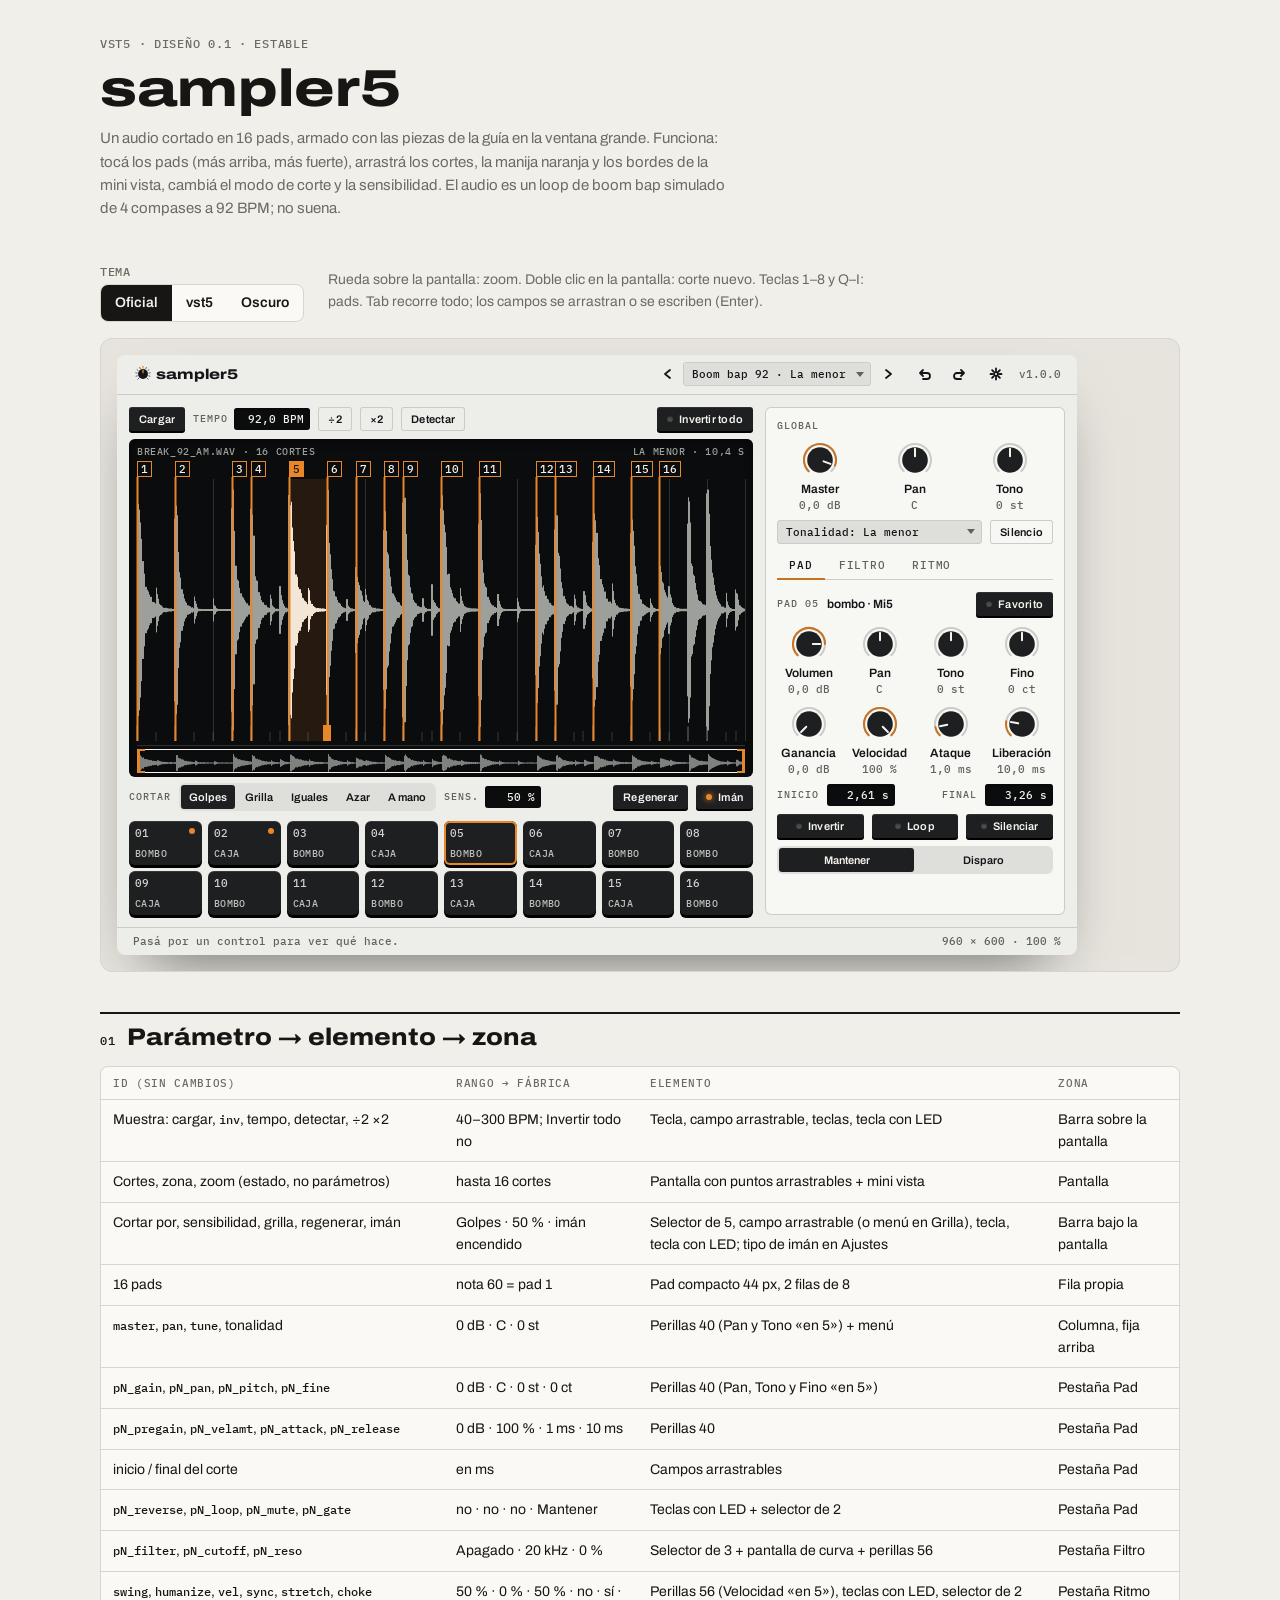
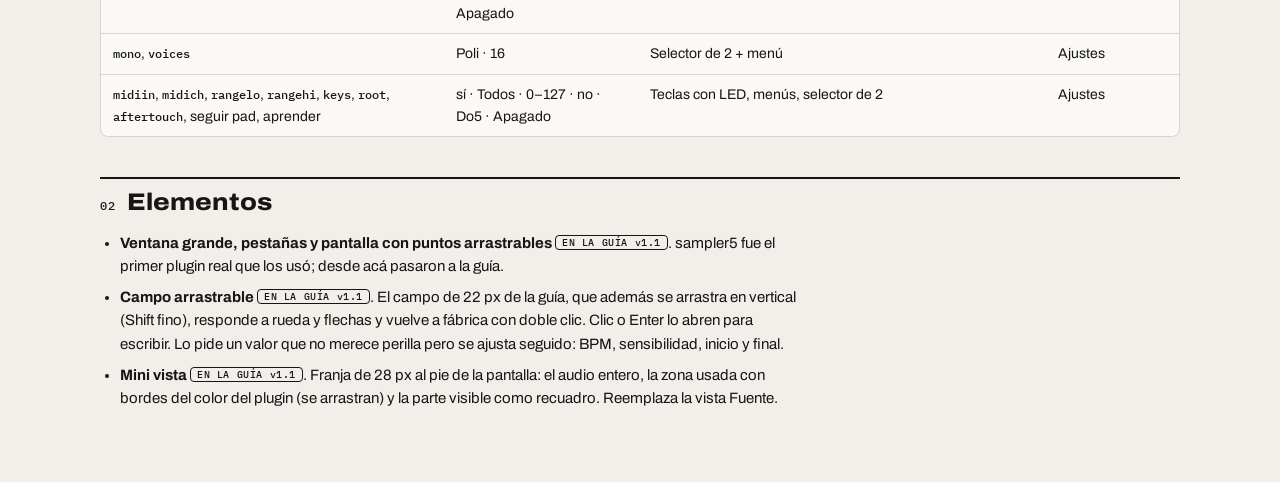
<file: marca/plugins/sampler5.html>
<!doctype html>
<html lang="es">
<head>
<meta charset="utf-8">
<meta name="viewport" content="width=device-width, initial-scale=1">
<title>sampler5 · maqueta</title>
<link rel="preconnect" href="https://fonts.googleapis.com">
<link rel="preconnect" href="https://fonts.gstatic.com" crossorigin>
<link rel="stylesheet" href="https://fonts.googleapis.com/css2?family=Archivo:wdth,wght@100..125,400..800&family=IBM+Plex+Mono:wght@400;500&display=swap">
<style>
/* Página con los tokens de marca; dentro de .plug rigen los tokens del tema de sampler5. */
:root{--bg:#F1EFEA;--fg:#171614;--muted:#6E6A62;--line:#D8D5CE;--panel:#FAF9F6;--chip:#E7E4DE;
  --d:"Archivo",ui-sans-serif,system-ui,sans-serif;--m:"IBM Plex Mono",ui-monospace,Menlo,monospace}
@media (prefers-color-scheme: dark){:root:not([data-theme="light"]){--bg:#121110;--fg:#F1EFEA;--muted:#B5B1A9;--line:#33302C;--panel:#1B1A18;--chip:#2A2826;color-scheme:dark}}
:root[data-theme="dark"]{--bg:#121110;--fg:#F1EFEA;--muted:#B5B1A9;--line:#33302C;--panel:#1B1A18;--chip:#2A2826;color-scheme:dark}
*{box-sizing:border-box}
body{margin:0;background:var(--bg);color:var(--fg);font:400 15px/1.55 var(--d);padding-block:32px 72px;padding-left:max(16px,env(safe-area-inset-left,0px));padding-right:max(16px,env(safe-area-inset-right,0px))}
.wrap{max-width:1080px;margin:0 auto;display:flex;flex-direction:column;gap:40px}
h1{font:800 clamp(32px,6vw,52px)/1 var(--d);font-stretch:125%;margin:8px 0 12px}
h2{font:800 24px/1.1 var(--d);font-stretch:112%;margin:0}
p{margin:0;max-width:70ch}
.muted{color:var(--muted)}
.mono{font:500 12px var(--m);letter-spacing:.06em;text-transform:uppercase}
.sec{display:flex;flex-direction:column;gap:16px}
.sec-h{display:flex;align-items:baseline;gap:12px;border-top:2px solid var(--fg);padding-top:10px}
.bar{display:flex;flex-wrap:wrap;gap:12px 24px;align-items:center}
.seg{display:inline-flex;border:1px solid var(--line);border-radius:8px;overflow:hidden;background:var(--panel)}
.seg button{border:0;background:none;padding:8px 14px;font:600 14px var(--d);color:var(--fg);cursor:pointer;min-height:36px}
.seg button[aria-pressed="true"]{background:var(--fg);color:var(--bg)}
.seg button:focus-visible{outline:2px solid var(--fg);outline-offset:-3px}
.stagebox{border:1px solid var(--line);border-radius:12px;background:var(--chip);padding:16px;overflow:hidden}
.stage{width:100%;position:relative}
.tbl{overflow-x:auto;border:1px solid var(--line);border-radius:8px;background:var(--panel)}
table{border-collapse:collapse;width:100%;min-width:720px;font-size:14px}
th,td{text-align:left;vertical-align:top;padding:9px 12px;border-bottom:1px solid var(--line)}
tr:last-child td{border-bottom:0}
th{font:500 11px var(--m);text-transform:uppercase;letter-spacing:.06em;color:var(--muted)}
td code{font:500 12px var(--m)}
.tag{display:inline-block;border:1px solid currentColor;border-radius:4px;padding:0 6px;font:500 10px var(--m);letter-spacing:.06em;vertical-align:2px}
ul.list{margin:0;padding-left:20px;display:grid;gap:8px;max-width:78ch}
</style>
<link rel="stylesheet" href="../elementos/vst5-ui.css">
<style>

/* ---- Composición de sampler5 ---- */
.win{position:relative}
.whead .menu{min-width:188px;max-width:188px}
.whead .menu span{overflow:hidden;white-space:nowrap;text-overflow:ellipsis}
.wbody{min-height:0}
.wleft{grid-template-rows:auto 1fr auto auto;grid-template-columns:minmax(0,1fr);gap:8px}
.pads{grid-template-columns:repeat(8,minmax(0,1fr))}
[hidden]{display:none!important}
.tbar{display:flex;gap:8px;align-items:center;height:24px}
.tbar .sp{flex:1}
.tbar .cap{white-space:nowrap}
.tbar .key,.tbar .menu,.segp button{white-space:nowrap}
.fl{display:inline-flex;align-items:center;gap:6px}
.scr{min-height:0}
.scr canvas{position:absolute;inset:0;width:100%;height:100%;touch-action:none}
.scr:focus-visible{outline:2px solid var(--p-focus);outline-offset:2px}
.pads{margin-top:4px}
.pad{width:auto}
.pad .t{white-space:nowrap;overflow:hidden;text-overflow:ellipsis}
.pad .fav{position:absolute;top:7px;right:7px;width:6px;height:6px;border-radius:50%;background:var(--p-acckey)}
.pad.muted .t{text-decoration:line-through}
.menu.sm{min-width:0}
/* Columna */
.side{padding:12px;gap:8px;min-height:0}
.side .krow{display:grid;justify-items:center;align-items:end}
.k3{grid-template-columns:repeat(3,1fr)}
.k4{grid-template-columns:repeat(4,1fr)}
.k2{grid-template-columns:repeat(2,1fr)}
.row{display:flex;gap:8px;align-items:center}
.row .grow{flex:1;min-width:0}
.keys2{display:grid;grid-template-columns:1fr 1fr;gap:8px}.keys2 .key{justify-content:center}
.keys3{display:grid;grid-template-columns:repeat(3,1fr);gap:8px}
.keys3 .key{justify-content:center;padding:0 6px}
.tabp{display:flex;flex-direction:column;gap:8px;padding-top:4px}
.tabp[hidden]{display:none}
.pname{font:600 12px var(--d);color:var(--p-ink);white-space:nowrap;overflow:hidden;text-overflow:ellipsis}
.segp.full{display:flex}.segp.full button{flex:1}
.fscr{height:84px}
.fscr canvas{width:100%;height:100%;display:block}
.note{font:400 11px var(--d);color:var(--p-dim)}
.sep{height:1px;background:var(--p-line)}
.mlist.float{position:absolute;margin:0}
.sheet .opt .lbl{font-weight:600}
.sheet .key,.sheet .menu{white-space:nowrap}
.sheet>.panelp{max-height:100%;overflow:auto}
</style>
</head>
<body>
<div class="wrap">
<header>
  <span class="mono muted">vst5 · diseño 0.1 · estable</span>
  <h1>sampler5</h1>
  <p class="muted">Un audio cortado en 16 pads, armado con las piezas de la guía en la ventana grande. Funciona: tocá los pads (más arriba, más fuerte), arrastrá los cortes, la manija naranja y los bordes de la mini vista, cambiá el modo de corte y la sensibilidad. El audio es un loop de boom bap simulado de 4 compases a 92 BPM; no suena.</p>
</header>

<section class="sec" aria-label="Maqueta">
  <div class="bar">
    <div><span class="mono muted">Tema</span><br><div class="seg" id="selTheme" role="group" aria-label="Tema"><button type="button" data-v="oficial" aria-pressed="true">Oficial</button><button type="button" data-v="vst5" aria-pressed="false">vst5</button><button type="button" data-v="oscuro" aria-pressed="false">Oscuro</button></div></div>
    <p class="muted" style="font-size:14px">Rueda sobre la pantalla: zoom. Doble clic en la pantalla: corte nuevo. Teclas 1–8 y Q–I: pads. Tab recorre todo; los campos se arrastran o se escriben (Enter).</p>
  </div>
  <div class="stagebox"><div class="stage" id="stage"></div></div>
</section>

<section class="sec">
  <div class="sec-h"><span class="mono">01</span><h2>Parámetro → elemento → zona</h2></div>
  <div class="tbl"><table>
    <tr><th>Id (sin cambios)</th><th>Rango → fábrica</th><th>Elemento</th><th>Zona</th></tr>
    <tr><td>Muestra: cargar, <code>inv</code>, tempo, detectar, ÷2 ×2</td><td>40–300 BPM; Invertir todo no</td><td>Tecla, campo arrastrable, teclas, tecla con LED</td><td>Barra sobre la pantalla</td></tr>
    <tr><td>Cortes, zona, zoom (estado, no parámetros)</td><td>hasta 16 cortes</td><td>Pantalla con puntos arrastrables + mini vista</td><td>Pantalla</td></tr>
    <tr><td>Cortar por, sensibilidad, grilla, regenerar, imán</td><td>Golpes · 50 % · imán encendido</td><td>Selector de 5, campo arrastrable (o menú en Grilla), tecla, tecla con LED; tipo de imán en Ajustes</td><td>Barra bajo la pantalla</td></tr>
    <tr><td>16 pads</td><td>nota 60 = pad 1</td><td>Pad compacto 44 px, 2 filas de 8</td><td>Fila propia</td></tr>
    <tr><td><code>master</code>, <code>pan</code>, <code>tune</code>, tonalidad</td><td>0 dB · C · 0 st</td><td>Perillas 40 (Pan y Tono «en 5») + menú</td><td>Columna, fija arriba</td></tr>
    <tr><td><code>pN_gain</code>, <code>pN_pan</code>, <code>pN_pitch</code>, <code>pN_fine</code></td><td>0 dB · C · 0 st · 0 ct</td><td>Perillas 40 (Pan, Tono y Fino «en 5»)</td><td>Pestaña Pad</td></tr>
    <tr><td><code>pN_pregain</code>, <code>pN_velamt</code>, <code>pN_attack</code>, <code>pN_release</code></td><td>0 dB · 100 % · 1 ms · 10 ms</td><td>Perillas 40</td><td>Pestaña Pad</td></tr>
    <tr><td>inicio / final del corte</td><td>en ms</td><td>Campos arrastrables</td><td>Pestaña Pad</td></tr>
    <tr><td><code>pN_reverse</code>, <code>pN_loop</code>, <code>pN_mute</code>, <code>pN_gate</code></td><td>no · no · no · Mantener</td><td>Teclas con LED + selector de 2</td><td>Pestaña Pad</td></tr>
    <tr><td><code>pN_filter</code>, <code>pN_cutoff</code>, <code>pN_reso</code></td><td>Apagado · 20 kHz · 0 %</td><td>Selector de 3 + pantalla de curva + perillas 56</td><td>Pestaña Filtro</td></tr>
    <tr><td><code>swing</code>, <code>humanize</code>, <code>vel</code>, <code>sync</code>, <code>stretch</code>, <code>choke</code></td><td>50 % · 0 % · 50 % · no · sí · Apagado</td><td>Perillas 56 (Velocidad «en 5»), teclas con LED, selector de 2</td><td>Pestaña Ritmo</td></tr>
    <tr><td><code>mono</code>, <code>voices</code></td><td>Poli · 16</td><td>Selector de 2 + menú</td><td>Ajustes</td></tr>
    <tr><td><code>midiin</code>, <code>midich</code>, <code>rangelo</code>, <code>rangehi</code>, <code>keys</code>, <code>root</code>, <code>aftertouch</code>, seguir pad, aprender</td><td>sí · Todos · 0–127 · no · Do5 · Apagado</td><td>Teclas con LED, menús, selector de 2</td><td>Ajustes</td></tr>
  </table></div>
</section>

<section class="sec">
  <div class="sec-h"><span class="mono">02</span><h2>Elementos</h2></div>
  <ul class="list">
    <li><b>Ventana grande, pestañas y pantalla con puntos arrastrables</b> <span class="tag">EN LA GUÍA v1.1</span>. sampler5 fue el primer plugin real que los usó; desde acá pasaron a la guía.</li>
    <li><b>Campo arrastrable</b> <span class="tag">EN LA GUÍA v1.1</span>. El campo de 22 px de la guía, que además se arrastra en vertical (Shift fino), responde a rueda y flechas y vuelve a fábrica con doble clic. Clic o Enter lo abren para escribir. Lo pide un valor que no merece perilla pero se ajusta seguido: BPM, sensibilidad, inicio y final.</li>
    <li><b>Mini vista</b> <span class="tag">EN LA GUÍA v1.1</span>. Franja de 28 px al pie de la pantalla: el audio entero, la zona usada con bordes del color del plugin (se arrastran) y la parte visible como recuadro. Reemplaza la vista Fuente.</li>
  </ul>
</section>
</div>

<script src="../elementos/vst5-ui.js"></script>
<script>
const $=(s,r=document)=>r.querySelector(s),$$=(s,r=document)=>[...r.querySelectorAll(s)];
let T='oficial';
const num=(x,d=1)=>(x<-Math.pow(10,-d)/2?'−':x>Math.pow(10,-d)/2?'+':'')+Math.abs(x).toFixed(d).replace('.',',');
const dB=x=>x<=-59.95?'−∞ dB':num(x)+' dB';
const NN=['Do','Do♯','Re','Re♯','Mi','Fa','Fa♯','Sol','Sol♯','La','La♯','Si'];
const note=n=>NN[n%12]+Math.floor(n/12); // FL Studio: 60 = Do5
const ms=x=>x>=1000?(x/1000).toFixed(2).replace('.',',')+' s':x>=100?Math.round(x)+' ms':x.toFixed(1).replace('.',',')+' ms';
const hz=x=>x>=1000?(x/1000).toFixed(x>=10000?1:2).replace('.',',')+' kHz':Math.round(x)+' Hz';
const panT=x=>Math.abs(x)<.005?'C':(x<0?'I ':'D ')+Math.round(Math.abs(x)*100)+' %';
// NormalisableRange con setSkewForCentre, igual que en PluginProcessor.cpp
const skewR=(lo,hi,c)=>{const k=Math.log(.5)/Math.log((c-lo)/(hi-lo));return{to:v=>lo+(hi-lo)*Math.pow(v/10,1/k),from:x=>10*Math.pow((x-lo)/(hi-lo),k)}};
const ATK=skewR(0,1000,100),REL=skewR(0,2000,200),CUT=skewR(20,20000,1000);

/* ---------- Audio simulado: 4 compases a 92 BPM ---------- */
const BPM0=92,BEAT=60/BPM0,LEN=16*BEAT,RATE=200,NPT=Math.round(LEN*RATE);
const EV=[];[0,1,2,3].forEach(b=>{const o=b*4*BEAT;
 EV.push({t:o,s:1,d:.18,n:'BOMBO'},{t:o+BEAT,s:.9,d:.12,n:'CAJA'},{t:o+2.5*BEAT,s:.85,d:.16,n:'BOMBO'},{t:o+3*BEAT,s:.9,d:.12,n:'CAJA'});
 if(b%2)EV.push({t:o+1.75*BEAT,s:.62,d:.14,n:'BOMBO'});EV.push({t:o+3.75*BEAT,s:.42,d:.06,n:'GHOST'});
 for(let i=0;i<8;i++)EV.push({t:o+i*BEAT/2+.004,s:.28,d:.03,n:'HAT'})});
EV.sort((a,b)=>a.t-b.t);
let seed=7;const rnd=()=>(seed=(seed*16807)%2147483647)/2147483647;
const ENV=new Float32Array(NPT);for(let i=0;i<NPT;i++){const t=i/RATE;let a=.05+.03*rnd();for(const e of EV)if(t>=e.t&&t-e.t<1)a+=e.s*Math.exp(-(t-e.t)/e.d);ENV[i]=Math.min(1,a)*(.75+.25*rnd())}
const ONS=EV.filter((e,i,a)=>!a.some((f,j)=>j<i&&Math.abs(f.t-e.t)<.02)); // golpes detectados

/* ---------- Estado ---------- */
const G={master:0,pan:0,tune:0,mono:false,voices:16,humanize:0,swing:50,vel:.5,choke:0,sync:false,stretch:true,inv:false,keys:false,root:60,midich:0,midiin:true,rangelo:0,rangehi:127,aftertouch:0,follow:true,
 bpm:BPM0,mode:0,sens:50,grid:1,snap:1,snapOn:true,zone:[0,LEN],view:[0,LEN],sel:4,key:9+12/*La menor*/,keyTo:-1};
const padDef=()=>({gain:0,pan:0,pitch:0,fine:0,velamt:100,pregain:0,attack:1,release:10,reverse:false,loop:false,mute:false,gate:true,filter:0,cutoff:20000,reso:0,fav:false,name:''});
const P=[...Array(16)].map(padDef);P[0].fav=true;P[1].fav=true;
let M=[]; // inicio de cada corte (s)
const GRID=['1/4 de tiempo','1/2 tiempo','1 tiempo','2 tiempos','1 compás'],GRIDB=[.25,.5,1,2,4];
const SNAP=['Sin imán','Auto','Golpe','Cruce por cero','Grilla'];
const KEYS=[...NN.map(n=>n+' mayor'),...NN.map(n=>n+' menor')];
function slice(){const[z0,z1]=G.zone;let m=[];
 if(G.mode===0)m=ONS.filter(e=>e.s>=1-G.sens/100&&e.t>=z0&&e.t<z1).map(e=>e.t);
 if(G.mode===1){const st=GRIDB[G.grid]*60/G.bpm;for(let t=z0;t<z1-.01;t+=st)m.push(t)}
 if(G.mode===2)for(let i=0;i<16;i++)m.push(z0+(z1-z0)*i/16);
 if(G.mode===3){m=[z0];while(m.length<16)m.push(z0+(z1-z0)*rnd());m.sort((a,b)=>a-b)}
 // los favoritos no se pierden al regenerar
 const keep=M.map((t,i)=>P[i].fav?t:null).filter(t=>t!==null);
 m=[...new Set([...keep,...m].map(t=>Math.round(t*1000)/1000))].sort((a,b)=>a-b).slice(0,16);
 M=m;M.forEach((t,i)=>{const e=EV.find(e=>Math.abs(e.t-t)<.03);P[i].name=e?e.n:'CORTE '+(i+1)});
 for(let i=M.length;i<16;i++)P[i].name='';if(G.sel>=M.length)G.sel=Math.max(0,M.length-1)}
const endOf=i=>i+1<M.length?M[i+1]:G.zone[1];

/* ---------- Ventana ---------- */
const ledKey=(lab,id,on,help)=>`<button class="key" type="button" id="${id}" aria-pressed="${on}" data-help="${help}"><i class="led"></i>${lab}</button>`;
const segp=(lab,opts,cur,id,help,cls='')=>`<div class="segp ${cls}" role="radiogroup" aria-label="${lab}" id="${id}" data-help="${help}">${opts.map((o,i)=>`<button type="button" role="radio" aria-pressed="${i===cur}" aria-checked="${i===cur}">${o}</button>`).join('')}</div>`;
const menuB=(id,help,cls='')=>`<button class="menu ${cls}" type="button" id="${id}" aria-haspopup="listbox" aria-expanded="false" data-help="${help}"><span></span></button>`;
const fieldD=(id,lab,help,w=72)=>`<span class="field drag" id="${id}" tabindex="0" role="slider" aria-label="${lab}" data-help="${help}" style="min-width:${w}px"></span>`;
const PRESETS=[['Fábrica',['En 5']],['Kits',['Boom bap 92 · La menor','Loop de soul cortado a mano','Batería de vinilo con ruido y ghost notes muy largos']]];
const PFLAT=PRESETS.flatMap(([,l])=>l);let pIdx=1;

function build(){const w=document.createElement('div');w.className='plug win big';w.id='win';applyTheme(w,'sampler5',T);
 w.innerHTML=`<div class="whead">${plugLogo('sampler5')}
  <div class="preset" style="position:relative">${ibtn('prev','Preset anterior')}${menuB('pmenu','Preset')}${ibtn('next','Preset siguiente')}</div>
  ${ibtn('undo','Deshacer')}${ibtn('redo','Rehacer')}${ibtn('gear','Ajustes')}<span class="ver">v1.0.0</span></div>
 <div class="wbody">
  <div class="wleft">
   <div class="tbar"><button class="key" type="button" id="load" data-help="Cargar · WAV, AIFF, FLAC, MP3 u OGG de hasta 2 minutos. También podés arrastrar el archivo">Cargar</button>
    <span class="fl"><span class="cap">Tempo</span>${fieldD('bpm','Tempo','Tempo del audio · arrastrá, escribí o usá ÷2 y ×2',76)}</span>
    <button class="key ghost" type="button" id="half" aria-label="Tempo a la mitad" data-help="÷2 · la mitad del tempo detectado">÷2</button><button class="key ghost" type="button" id="dbl" aria-label="Tempo al doble" data-help="×2 · el doble del tempo detectado">×2</button>
    <button class="key ghost" type="button" id="detect" data-help="Detectar · vuelve a calcular el tempo y la tonalidad">Detectar</button>
    <span class="sp"></span>
    ${ledKey('Invertir todo','inv',G.inv,'Invertir todo · el audio entero al revés')}</div>
   <div class="screen scr" id="scr" tabindex="0" aria-label="Cortes. Flechas mueven el corte elegido; Supr lo borra"><canvas></canvas><div class="st"><span id="stL"></span><span id="stR"></span></div></div>
   <div class="tbar"><span class="cap">Cortar</span>${segp('Cortar por',['Golpes','Grilla','Iguales','Azar','A mano'],G.mode,'mode','Cortar por · cómo se reparte el audio en los pads')}
    <span class="fl" id="sensW"><span class="cap">Sens.</span>${fieldD('sens','Sensibilidad','Sensibilidad · cuántos golpes entran como cortes',56)}</span>
    <span class="fl" id="gridW" hidden>${menuB('gridM','Grilla · largo de cada corte','sm')}</span>
    <span class="sp"></span><button class="key" type="button" id="regen" data-help="Regenerar · vuelve a cortar; los favoritos se quedan">Regenerar</button>${ledKey('Imán','snapOn',true,'Imán · los cortes se pegan al moverlos (Shift lo suelta)')}</div>
   <div class="pads" id="pads" role="group" aria-label="Pads"></div>
  </div>
  <div class="panelp side">
   <span class="cap">Global</span>
   <div class="krow k3"><div data-k="master"></div><div data-k="gpan"></div><div data-k="tune"></div></div>
   <div class="row">${menuB('keyM','Llevar a tonalidad · calcula los semitonos de Tono','grow')}<button class="key ghost" type="button" id="panic" data-help="Silencio · corta todo lo que suena">Silencio</button></div>
   <div class="tabs" role="tablist" aria-label="Controles"><button type="button" role="tab" aria-selected="true" aria-controls="tPad" id="tbPad">Pad</button><button type="button" role="tab" aria-selected="false" aria-controls="tFil" id="tbFil">Filtro</button><button type="button" role="tab" aria-selected="false" aria-controls="tRit" id="tbRit">Ritmo</button></div>
   <div class="tabp" id="tPad" role="tabpanel" aria-labelledby="tbPad">
    <div class="row"><span class="cap" id="padN"></span><span class="pname grow" id="padName"></span>${ledKey('Favorito','fav',false,'Favorito · el corte no se pierde al regenerar')}</div>
    <div class="krow k4"><div data-k="gain"></div><div data-k="pan"></div><div data-k="pitch"></div><div data-k="fine"></div></div>
    <div class="krow k4"><div data-k="pregain"></div><div data-k="velamt"></div><div data-k="attack"></div><div data-k="release"></div></div>
    <div class="row"><span class="cap">Inicio</span>${fieldD('fStart','Inicio del corte','Inicio · dónde arranca el corte',68)}<span class="sp" style="flex:1"></span><span class="cap">Final</span>${fieldD('fEnd','Final del corte','Final · dónde termina el corte',68)}</div>
    <div class="keys3">${ledKey('Invertir','reverse',false,'Invertir · el corte al revés')}${ledKey('Loop','loop',false,'Loop · repite mientras mantenés la nota')}${ledKey('Silenciar','mute',false,'Silenciar · el pad no suena')}</div>
    ${segp('Reproducción',['Mantener','Disparo'],0,'gate','Mantener suena mientras dura la nota · Disparo suena entero','full')}
   </div>
   <div class="tabp" id="tFil" role="tabpanel" aria-labelledby="tbFil" hidden>
    ${segp('Tipo de filtro',['Apagado','Pasa bajos','Pasa altos'],0,'filter','Filtro del pad elegido','full')}
    <div class="screen fscr" aria-hidden="true"><canvas></canvas><div class="st"><span>Respuesta</span><span id="fLbl"></span></div></div>
    <div class="krow k2"><div data-k="cutoff"></div><div data-k="reso"></div></div>
    <span class="note">Mover Corte o Resonancia enciende el filtro solo.</span>
   </div>
   <div class="tabp" id="tRit" role="tabpanel" aria-labelledby="tbRit" hidden>
    <div class="krow k3"><div data-k="swing"></div><div data-k="humanize"></div><div data-k="vel"></div></div>
    <div class="keys2">${ledKey('Sincro','sync',G.sync,'Sincro · sigue el tempo del proyecto')}${ledKey('Estirar','stretch',G.stretch,'Estirar · cambia el tempo sin cambiar el tono')}</div>
    <div class="row"><span class="cap">Choke</span>${segp('Choke',['Apagado','Todos'],G.choke,'choke','Choke · cada pad corta a los demás','grow full')}</div>
    <span class="note">Swing retrasa los contratiempos; necesita el proyecto en reproducción.</span>
   </div>
  </div>
 </div>
 <div class="wfoot"><span class="msg" id="msg">Pasá por un control para ver qué hace.</span><span id="sz">960 × 600 · 100 %</span></div>
 <div class="sheet" id="sheet" hidden role="dialog" aria-modal="true" aria-label="Ajustes"><div class="panelp">
  <div class="sh"><span class="cap">Ajustes</span>${ibtn('x','Cerrar ajustes')}</div>
  <div class="opt"><span class="lbl">Tamaño</span>${segp('Tamaño',['75','100','150','200'],1,'size','Tamaño de la ventana')}</div>
  <div class="opt"><span class="lbl">Tema</span>${segp('Tema',['Oficial','vst5','Oscuro'],['oficial','vst5','oscuro'].indexOf(T),'theme','Tema')}</div>
  <div class="sep"></div>
  <div class="opt"><span class="lbl">Voces</span><div class="row">${segp('Polifonía',['Poli','Mono'],0,'mono','Mono · una nota a la vez')}${menuB('voicesM','Voces · cuántas notas suenan juntas','sm')}</div></div>
  <div class="opt"><span class="lbl">Imán</span>${menuB('snapM','Imán · a qué se pega un corte al moverlo','sm')}</div>
  <div class="sep"></div><span class="cap">MIDI</span>
  <div class="opt"><span class="lbl">Entrada</span><div class="row">${ledKey('Activa','midiin',true,'Entrada MIDI · los pads responden al teclado o al piano roll')}${menuB('chM','Canal MIDI','sm')}</div></div>
  <div class="opt"><span class="lbl">Rango</span><div class="row">${menuB('loM','Rango MIDI desde','sm')}<span class="val">a</span>${menuB('hiM','Rango MIDI hasta','sm')}</div></div>
  <div class="opt"><span class="lbl">Pads</span><div class="row">${ledKey('Seguir pad','follow',true,'Seguir pad · el pad que tocás por MIDI pasa a ser el elegido')}<button class="key ghost" type="button" id="learn" data-help="Aprender · tocá una nota para asignarla al pad elegido">Aprender</button></div></div>
  <div class="opt"><span class="lbl">Teclas</span><div class="row">${ledKey('Teclas','keys',false,'Teclas · el pad elegido se toca cromático')}<span class="val">base</span>${menuB('rootM','Nota base de Teclas','sm')}</div></div>
  <div class="opt"><span class="lbl">Aftertouch</span>${segp('Aftertouch',['Apagado','Volumen'],0,'after','Aftertouch · presión a volumen')}</div>
 </div></div>`;
 return w;}

/* ---------- Montaje ---------- */
let K={},msg,silent=false,win;
const help=(l,t,d)=>{if(!silent)msg.textContent=`${l} · ${t}${d?' — '+d:''}`};
const DESC={Master:'Nivel de salida',Pan:'Paneo',Tono:'Afinación en semitonos',Volumen:'Nivel del pad',Fino:'Afinación fina',Ganancia:'Empuja el corte antes del pad',Velocidad:'Cuánto responde al golpe',Ataque:'Entrada del sonido',Liberación:'Salida del sonido',Corte:'Frecuencia del filtro',Resonancia:'Énfasis en el corte',Swing:'Retrasa los contratiempos',Humanizar:'Varía apenas volumen y tiempo'};
function mount(){const st=$('#stage');st.innerHTML='';win=build();st.append(win);msg=$('#msg',win);silent=true; // crear perillas no cuenta como mover
 const kn=(k,o)=>K[k]=knob($(`[data-k=${k}]`,win),{...o,onHelp:(l,t)=>help(l,t,DESC[l])});
 const cur=()=>P[G.sel];
 kn('master',{size:40,ticks:false,label:'Master',bip:false,def:10*60/66,v:10*(G.master+60)/66,fmt:v=>dB(G.master=-60+6.6*v)});
 kn('gpan',{size:40,ticks:false,label:'Pan',def:5,v:5+G.pan*5,fmt:v=>panT(G.pan=(v-5)/5)});
 kn('tune',{size:40,ticks:false,label:'Tono',def:5,v:5+G.tune/2.4,fmt:v=>num(G.tune=Math.round((v-5)*2.4),0)+' st'});
 kn('gain',{size:40,ticks:false,label:'Volumen',bip:false,def:10*60/72,v:10*60/72,fmt:v=>dB(cur().gain=-60+7.2*v)});
 kn('pan',{size:40,ticks:false,label:'Pan',def:5,v:5,fmt:v=>panT(cur().pan=(v-5)/5)});
 kn('pitch',{size:40,ticks:false,label:'Tono',def:5,v:5,fmt:v=>{const x=cur().pitch=Math.round((v-5)*4.8*100)/100;return(Number.isInteger(x)?num(x,0):num(x,2))+' st'}});
 kn('fine',{size:40,ticks:false,label:'Fino',def:5,v:5,fmt:v=>num(cur().fine=Math.round((v-5)*20),0)+' ct'});
 kn('pregain',{size:40,ticks:false,label:'Ganancia',bip:false,def:0,v:0,fmt:v=>dB(cur().pregain=2.4*v)});
 kn('velamt',{size:40,ticks:false,label:'Velocidad',bip:false,def:10,v:10,fmt:v=>Math.round(cur().velamt=10*v)+' %'});
 kn('attack',{size:40,ticks:false,label:'Ataque',bip:false,def:ATK.from(1),v:ATK.from(1),fmt:v=>ms(cur().attack=ATK.to(v))});
 kn('release',{size:40,ticks:false,label:'Liberación',bip:false,def:REL.from(10),v:REL.from(10),fmt:v=>ms(cur().release=REL.to(v))});
 const filOn=()=>{if(!silent&&cur().filter===0){cur().filter=1;syncSeg('filter',1)}};
 kn('cutoff',{size:56,label:'Corte',bip:false,def:10,v:10,fmt:v=>{const x=cur().cutoff=CUT.to(v);filOn();drawF();return hz(x)}});
 kn('reso',{size:56,label:'Resonancia',bip:false,def:0,v:0,fmt:v=>{cur().reso=10*v;filOn();drawF();return Math.round(10*v)+' %'}});
 kn('swing',{size:56,label:'Swing',bip:false,def:0,v:0,fmt:v=>Math.round(G.swing=50+2.5*v)+' %'});
 kn('humanize',{size:56,label:'Humanizar',bip:false,def:0,v:0,fmt:v=>Math.round(G.humanize=10*v)+' %'});
 kn('vel',{size:56,label:'Velocidad',def:5,v:5,fmt:v=>Math.round((G.vel=v/10)*100)+' %'});
 silent=false;
 // Ayuda del pie para todo lo que tiene data-help
 win.addEventListener('pointerover',e=>{const h=e.target.closest('[data-help]');if(h&&!h.matches('.segp'))msg.textContent=h.dataset.help;else if(h){const b=e.target.closest('button');msg.textContent=h.dataset.help+(b?' · '+b.textContent:'')}});
 win.addEventListener('focusin',e=>{const h=e.target.closest('[data-help]');if(h)msg.textContent=h.dataset.help});
 $$('.ibtn',win).forEach(b=>b.addEventListener('pointerenter',()=>msg.textContent=b.getAttribute('aria-label')));
 // Teclas con LED
 const LED={sync:G,stretch:G,inv:G,midiin:G,follow:G,keys:G,snapOn:G};
 $$('.key[aria-pressed]',win).forEach(k=>k.addEventListener('click',()=>{const id=k.id,o=LED[id]?G:cur();o[id]=!o[id];k.setAttribute('aria-pressed',o[id]);
   msg.textContent=`${k.textContent.trim()} · ${o[id]?'encendido':'apagado'}`;if(id==='fav'||id==='mute')drawPads();if(id==='sync')updTop();if(id==='inv'||id==='reverse')draw()}));
 // Selectores
 const SEG={mode:v=>{G.mode=v;$('#sensW',win).hidden=v!==0;$('#gridW',win).hidden=v!==1;if(v===4){M=[G.zone[0]];P.forEach((p,i)=>p.name=i?'':'CORTE 1')}else slice();refresh()},
  gate:v=>cur().gate=v===0,filter:v=>{cur().filter=v;drawF()},choke:v=>G.choke=v,mono:v=>G.mono=v===1,after:v=>G.aftertouch=v,
  theme:v=>setTheme(['oficial','vst5','oscuro'][v]),size:v=>{$('#sz',win).textContent=`${[720,960,1440,1920][v]} × ${[450,600,900,1200][v]} · ${[75,100,150,200][v]} %`}};
 $$('.segp',win).forEach(g=>g.addEventListener('click',e=>{const b=e.target.closest('button');if(!b)return;const i=$$('button',g).indexOf(b);syncSeg(g.id,i);SEG[g.id]&&SEG[g.id](i)}));
 // Pestañas (flechas izquierda/derecha entre pestañas)
 const tabs=$$('[role=tab]',win),selTab=t=>{tabs.forEach(x=>{const on=x===t;x.setAttribute('aria-selected',on);x.tabIndex=on?0:-1;$('#'+x.getAttribute('aria-controls'),win).hidden=!on});drawF()};
 tabs.forEach((t,i)=>{t.tabIndex=i?-1:0;t.onclick=()=>selTab(t);t.onkeydown=e=>{const d={ArrowRight:1,ArrowLeft:-1}[e.key];if(d){e.preventDefault();const n=tabs[(i+d+3)%3];selTab(n);n.focus()}}});
 // Campos arrastrables (field() de la guía)
 const field=(el,o)=>window.field(el,{...o,onHelp:(l,t)=>msg.textContent=`${l} · ${t}`});
 field($('#bpm',win),{get:()=>G.bpm,set:x=>{G.bpm=x;if(G.mode===1)slice();refresh()},min:40,max:300,step:.1,def:BPM0,fmt:x=>x.toFixed(1).replace('.',',')+' BPM'});
 field($('#sens',win),{get:()=>G.sens,set:x=>{G.sens=x;slice();showOns=performance.now();refresh()},min:0,max:100,step:1,def:50,fmt:x=>Math.round(x)+' %'});
 field($('#fStart',win),{get:()=>(M[G.sel]??0)*1000,set:x=>{if(M.length){M[G.sel]=x/1000;refresh()}},min:()=>G.sel?M[G.sel-1]*1000+5:G.zone[0]*1000,max:()=>endOf(G.sel)*1000-5,step:1,def:null,fmt:ms});
 field($('#fEnd',win),{get:()=>endOf(G.sel)*1000,set:x=>{if(G.sel+1<M.length)M[G.sel+1]=x/1000;else G.zone[1]=x/1000;refresh()},min:()=>(M[G.sel]??0)*1000+5,max:()=>(G.sel+2<M.length?M[G.sel+2]:LEN)*1000-5,step:1,def:null,fmt:ms});
 $('#half',win).onclick=()=>{G.bpm/=2;refresh();msg.textContent='Tempo · '+$('#bpm',win).textContent};$('#dbl',win).onclick=()=>{G.bpm*=2;refresh();msg.textContent='Tempo · '+$('#bpm',win).textContent};
 $('#detect',win).onclick=()=>{G.bpm=BPM0;refresh();msg.textContent='Detectar · 92,0 BPM · La menor'};
 $('#regen',win).onclick=()=>{if(G.mode===4)return;slice();refresh();msg.textContent=`Regenerar · ${M.length} cortes`};
 $('#load',win).onclick=()=>msg.textContent='Cargar · en el plugin abre el explorador de archivos';
 $('#panic',win).onclick=()=>{play.clear();$$('.pad.hit',win).forEach(p=>p.classList.remove('hit'));msg.textContent='Silencio · cortaste todo lo que sonaba'};
 $('#learn',win).onclick=()=>msg.textContent=`Aprender · tocá una nota para el pad ${String(G.sel+1).padStart(2,'0')} (Esc cancela)`;
 // Menús con lista propia
 menu('pmenu',()=>PRESETS.flatMap(([b,l])=>[{h:b},...l.map(x=>({t:x}))]),()=>PFLAT[pIdx],t=>{pIdx=PFLAT.indexOf(t)});
 $('[aria-label="Preset anterior"]',win).onclick=()=>{pIdx=(pIdx+PFLAT.length-1)%PFLAT.length;updMenus();msg.textContent='Preset · '+PFLAT[pIdx]};
 $('[aria-label="Preset siguiente"]',win).onclick=()=>{pIdx=(pIdx+1)%PFLAT.length;updMenus();msg.textContent='Preset · '+PFLAT[pIdx]};
 menu('gridM',()=>GRID.map(t=>({t})),()=>GRID[G.grid],t=>{G.grid=GRID.indexOf(t);slice();refresh()});
 menu('snapM',()=>SNAP.slice(1).map(t=>({t})),()=>SNAP[G.snap],t=>G.snap=SNAP.indexOf(t));
 menu('keyM',()=>[{t:'Original'},{h:'Llevar a'},...KEYS.map(t=>({t}))],()=>G.keyTo<0?'Original':KEYS[G.keyTo],t=>{G.keyTo=KEYS.indexOf(t);let s=0;if(G.keyTo>=0){s=((G.keyTo%12)-(G.key%12)+12)%12;if(s>6)s-=12}G.tune=s;silent=true;K.tune.set(5+s/2.4);silent=false},
  t=>t==='Original'?'Tonalidad: La menor':'Llevar a '+t);
 menu('voicesM',()=>[...Array(16)].map((_,i)=>({t:String(i+1)})),()=>String(G.voices),t=>G.voices=+t,t=>t+' voces');
 menu('chM',()=>[{t:'Todos'},...[...Array(16)].map((_,i)=>({t:'Canal '+(i+1)}))],()=>G.midich?'Canal '+G.midich:'Todos',t=>G.midich=t==='Todos'?0:+t.split(' ')[1],t=>t==='Todos'?'Todos los canales':t);
 const notes=[...Array(128)].map((_,i)=>({t:note(i),i}));
 menu('loM',()=>notes,()=>note(G.rangelo),t=>G.rangelo=notes.find(n=>n.t===t).i);menu('hiM',()=>notes,()=>note(G.rangehi),t=>G.rangehi=notes.find(n=>n.t===t).i);
 menu('rootM',()=>notes,()=>note(G.root),t=>G.root=notes.find(n=>n.t===t).i);
 // Ajustes
 const sh=$('#sheet',win),gear=$('[aria-label="Ajustes"]',win),openS=o=>{sh.hidden=!o;if(o)$('button',sh).focus();else gear.focus()};
 gear.onclick=()=>openS(sh.hidden);$('[aria-label="Cerrar ajustes"]',win).onclick=()=>openS(false);sh.addEventListener('pointerdown',e=>{if(e.target===sh)openS(false)});
 sh.addEventListener('keydown',e=>{if(e.key!=='Tab')return;const f=$$('button,[tabindex="0"]',sh).filter(x=>x.offsetParent),a=f[0],z=f[f.length-1];if(e.shiftKey&&document.activeElement===a){e.preventDefault();z.focus()}else if(!e.shiftKey&&document.activeElement===z){e.preventDefault();a.focus()}});
 win.addEventListener('keydown',e=>{if(e.key==='Escape'){if(!sh.hidden)openS(false)}});
 $('[aria-label="Deshacer"]',win).onclick=()=>msg.textContent='Deshacer · Ctrl+Z';$('[aria-label="Rehacer"]',win).onclick=()=>msg.textContent='Rehacer · Ctrl+Shift+Z';
 screenInput();slice();refresh();msg.textContent='Pasá por un control para ver qué hace.';fit()}

function syncSeg(id,i){$$('button',$('#'+id,win)).forEach((b,j)=>{b.setAttribute('aria-pressed',j===i);b.setAttribute('aria-checked',j===i)})}


/* Menú con lista propia: listMenu() de la guía */
const MENUS={};
function menu(id,items,cur,pick,label,icon){MENUS[id]=listMenu($('#'+id,win),{items,cur,pick,label,icon,onPick:(n,t)=>{if(!/^(Exportar|Crear)/.test(t))msg.textContent=`${n} · ${t}`}})}
const updMenus=()=>Object.values(MENUS).forEach(f=>f());

/* ---------- Pads ---------- */
const play=new Map(); // pad → {t0,dur}
const KB='12345678qwertyui';
function drawPads(){const h=$('#pads',win);if(!h.children.length){h.innerHTML=P.map((_,i)=>`<button class="pad" type="button" data-i="${i}"><span class="n">${String(i+1).padStart(2,'0')}</span><span class="t"></span></button>`).join('');
  $$('.pad',h).forEach(b=>{const i=+b.dataset.i;
   b.addEventListener('pointerdown',e=>{const r=b.getBoundingClientRect(),v=Math.round(127*(1-(e.clientY-r.top)/r.height*.6));hit(i,v);b.setPointerCapture(e.pointerId)});
   b.addEventListener('pointerup',()=>release(i));b.addEventListener('pointercancel',()=>release(i));
   b.addEventListener('keydown',e=>{if((e.key==='Enter'||e.key===' ')&&!e.repeat){e.preventDefault();hit(i,100)}});b.addEventListener('keyup',e=>{if(e.key==='Enter'||e.key===' ')release(i)});
   b.addEventListener('pointerenter',()=>msg.textContent=P[i].name?`Pad ${i+1} · ${P[i].name.toLowerCase()} · nota ${note(60+i)} · tecla ${KB[i].toUpperCase()}`:`Pad ${i+1} · vacío · sumá un corte con doble clic en la pantalla`)})}
 $$('.pad',h).forEach((b,i)=>{const p=P[i],used=i<M.length;b.classList.toggle('sel',i===G.sel);b.classList.toggle('empty',!used);b.classList.toggle('muted',p.mute);
  b.querySelector('.t').textContent=used?p.name:'VACÍO';b.setAttribute('aria-label',`Pad ${i+1}: ${used?p.name.toLowerCase():'vacío'}${p.mute?', silenciado':''}`);
  let f=b.querySelector('.fav');if(p.fav&&used&&!f){f=document.createElement('i');f.className='fav';f.setAttribute('aria-hidden','true');b.append(f)}else if((!p.fav||!used)&&f)f.remove()})}
function hit(i,v){if(i>=M.length)return;selPad(i);if(G.choke)play.clear();const p=P[i];if(p.mute){msg.textContent=`Pad ${i+1} · silenciado`;return}
 const rate=(G.sync?90/G.bpm:1);play.set(i,{t0:performance.now(),dur:(endOf(i)-M[i])*1000*rate});$$('.pad',win)[i].classList.add('hit');msg.textContent=`Pad ${i+1} · ${p.name.toLowerCase()} · velocidad ${v}`}
function release(i){const p=P[i],q=play.get(i);if(q&&p.gate&&!p.loop){play.delete(i)}else if(q&&p.loop)play.delete(i)}
document.addEventListener('keydown',e=>{if(e.repeat||e.target.isContentEditable||e.ctrlKey||e.metaKey)return;if(document.activeElement&&document.activeElement.closest('.sheet,.mlist'))return;const i=KB.indexOf(e.key.toLowerCase());if(i>=0&&win){hit(i,100)}});
document.addEventListener('keyup',e=>{const i=KB.indexOf(e.key.toLowerCase());if(i>=0)release(i)});
function selPad(i){if(i===G.sel)return;G.sel=i;loadPad();drawPads()}
function loadPad(){const p=P[G.sel];silent=true;
 K.gain.set(10*(p.gain+60)/72);K.pan.set(5+p.pan*5);K.pitch.set(5+p.pitch/4.8);K.fine.set(5+p.fine/20);K.pregain.set(p.pregain/2.4);K.velamt.set(p.velamt/10);
 K.attack.set(ATK.from(p.attack));K.release.set(REL.from(p.release));K.cutoff.set(CUT.from(p.cutoff));K.reso.set(p.reso/10);silent=false;
 ['reverse','loop','mute','fav'].forEach(k=>$('#'+k,win).setAttribute('aria-pressed',p[k]));syncSeg('gate',p.gate?0:1);syncSeg('filter',p.filter);
 $('#padN',win).textContent='Pad '+String(G.sel+1).padStart(2,'0');$('#padName',win).textContent=G.sel<M.length?p.name.toLowerCase()+' · '+note(60+G.sel):'vacío';
 $('#fStart',win).__show();$('#fEnd',win).__show();drawF()}
function refresh(){drawPads();loadPad();updTop();updMenus();draw()}
function updTop(){$('#bpm',win).__show();$('#sens',win).__show();
 $('#stL',win).textContent='break_92_Am.wav · '+M.length+' cortes';$('#stR',win).textContent=(G.sync?'Proyecto 90 BPM · ':'')+'La menor · '+num(LEN,1).slice(1)+' s'}

/* ---------- Pantalla ---------- */
let cv,g,CW,CH,showOns=0,drag=null,hov=-1;const MINI=28,TOP=22;
function sizeCanvas(){cv=$('#scr canvas',win);const s=win.getBoundingClientRect().width/960,r=cv.getBoundingClientRect(),dpr=devicePixelRatio||1;CW=r.width/s;CH=r.height/s;
 cv.width=Math.round(CW*s*dpr);cv.height=Math.round(CH*s*dpr);g=cv.getContext('2d');g.setTransform(s*dpr,0,0,s*dpr,0,0);
 const f=$('.fscr canvas',win);if(f.offsetParent){const fr=f.getBoundingClientRect();f.width=Math.round(fr.width*dpr);f.height=Math.round(fr.height*dpr)}draw();drawF()}
const tok=n=>getComputedStyle(win).getPropertyValue('--p-'+n).trim();
const X=t=>8+(CW-16)*(t-G.view[0])/(G.view[1]-G.view[0]),Tx=x=>G.view[0]+(x-8)/(CW-16)*(G.view[1]-G.view[0]);
const MX=t=>8+(CW-16)*t/LEN;
function draw(){if(!g)return;const ink=tok('screenink'),dim=tok('screendim'),acc=tok('acc'),accink=tok('accink'),scr=tok('screen');
 const y0=TOP+18,y1=CH-MINI-8,mid=(y0+y1)/2,hh=(y1-y0)/2;g.clearRect(0,0,CW,CH);
 // grilla de tiempos al 25 %
 g.fillStyle=dim;g.globalAlpha=.25;for(let b=0;b<=16;b++){const x=X(b*60/G.bpm*(G.bpm/BPM0)*1);if(x>=8&&x<=CW-8)g.fillRect(Math.round(x),y0,1,y1-y0)}g.fillRect(8,Math.round(mid),CW-16,1);g.globalAlpha=1;
 // forma de onda; el corte elegido en tinta plena
 const s0=M[G.sel]??-1,s1=G.sel<M.length?endOf(G.sel):-1;
 for(let x=8;x<CW-8;x++){const t=Tx(x),t2=Tx(x+1);let a=0;const i0=Math.max(0,Math.floor((G.inv?LEN-t2:t)*RATE)),i1=Math.min(NPT,Math.ceil((G.inv?LEN-t:t2)*RATE)+1);for(let i=i0;i<i1;i++)a=Math.max(a,ENV[i]);
  const inZ=t>=G.zone[0]&&t<G.zone[1];g.fillStyle=t>=s0&&t<s1?ink:dim;g.globalAlpha=inZ?1:.3;const h=Math.max(1,a*a*hh*.92);g.fillRect(x,mid-h,1,2*h)}g.globalAlpha=1;
 // tinte del corte elegido
 if(s0>=0){g.fillStyle=acc;g.globalAlpha=.12;g.fillRect(X(s0),y0,X(s1)-X(s0),y1-y0);g.globalAlpha=1}
 // golpes detectados (Análisis): marcas tenues abajo; más fuertes mientras cambia Sensibilidad
 const sa=Math.max(.35,1-(performance.now()-showOns)/1500);g.fillStyle=dim;
 ONS.forEach(e=>{const x=X(e.t);if(x<8||x>CW-8)return;const on=e.s>=1-G.sens/100;g.globalAlpha=on?sa:sa*.45;g.fillRect(Math.round(x)-1,y1-6-e.s*10,2,6+e.s*10)});g.globalAlpha=1;
 // cortes
 g.font='500 11px "IBM Plex Mono"';g.textBaseline='middle';
 M.forEach((t,i)=>{const x=Math.round(X(t));if(x<6||x>CW-6)return;g.fillStyle=acc;g.fillRect(x-(i===hov||drag?.i===i?1:.5),y0-2,i===hov||drag?.i===i?3:2,y1-y0+2);
  const lab=String(i+1),w=g.measureText(lab).width+8;g.fillStyle=i===G.sel?acc:scr;g.fillRect(x,TOP,w,16);g.strokeStyle=acc;g.lineWidth=1;g.strokeRect(x+.5,TOP+.5,w-1,15);g.fillStyle=i===G.sel?accink:ink;g.fillText(lab,x+4,TOP+8.5)});
 // manija del final del corte elegido
 if(s1>0){const x=X(s1);g.fillStyle=acc;g.fillRect(x-4,y1-16,8,16)}
 // cabezal de reproducción
 const now=performance.now();play.forEach((q,i)=>{const p=Math.min(1,(now-q.t0)/q.dur);const t=P[i].reverse?endOf(i)-(endOf(i)-M[i])*p:M[i]+(endOf(i)-M[i])*p;const x=X(t);g.fillStyle=ink;g.fillRect(Math.round(x),y0,1.5,y1-y0)});
 // mini vista
 const m0=CH-MINI;g.fillStyle=dim;g.globalAlpha=.25;g.fillRect(8,m0-4,CW-16,1);g.globalAlpha=.8;
 for(let x=8;x<CW-8;x++){const i=Math.floor((x-8)/(CW-16)*NPT),a=ENV[G.inv?NPT-1-i:i];g.fillRect(x,m0+MINI/2-a*9,1,Math.max(1,a*18))}g.globalAlpha=1;
 g.strokeStyle=ink;g.lineWidth=1;g.strokeRect(Math.round(MX(G.view[0]))+.5,m0+.5,Math.round(MX(G.view[1])-MX(G.view[0]))-1,MINI-5);
 g.fillStyle=acc;[G.zone[0],G.zone[1]].forEach((t,k)=>{const x=MX(t);g.fillRect(x-(k?3:0),m0,3,MINI-4);g.fillRect(k?x-8:x,m0,8,2);g.fillRect(k?x-8:x,m0+MINI-6,8,2)})}
function tick(){let busy=false;const now=performance.now();play.forEach((q,i)=>{if(now-q.t0>q.dur){if(P[i].loop&&P[i].gate)q.t0=now;else{play.delete(i);$$('.pad',win)[i]?.classList.remove('hit')}}});
 $$('.pad.hit',win).forEach(b=>{if(!play.has(+b.dataset.i))b.classList.remove('hit')});busy=play.size||now-showOns<1600;if(busy)draw();requestAnimationFrame(tick)}
function screenInput(){const c=$('#scr canvas',win),scr=$('#scr',win);
 const pos=e=>{const r=c.getBoundingClientRect(),s=r.width/CW;return{x:(e.clientX-r.left)/s,y:(e.clientY-r.top)/s}};
 const near=x=>{let b=-1,d=6;M.forEach((t,i)=>{const dd=Math.abs(X(t)-x);if(dd<d){d=dd;b=i}});return b};
 const snap=(t,x)=>{if(!G.snapOn||drag.shift)return t;const pick=arr=>{let b=t,d=8;arr.forEach(u=>{const dd=Math.abs(X(u)-x);if(dd<d){d=dd;b=u}});return b};
  if(G.snap===4)return pick([...Array(64)].map((_,i)=>i*GRIDB[G.grid]*60/G.bpm));if(G.snap===1||G.snap===2)return pick(ONS.map(e=>e.t));return Math.round(t*RATE)/RATE};
 c.addEventListener('pointerdown',e=>{const{x,y}=pos(e);c.setPointerCapture(e.pointerId);scr.focus({preventScroll:true});
  if(y>CH-MINI-4){const zx=[MX(G.zone[0]),MX(G.zone[1])];const k=Math.abs(x-zx[0])<8?0:Math.abs(x-zx[1])<8?1:-1;drag=k>=0?{zone:k}:{mini:true};if(!drag.zone&&drag.mini)moveView(x);return}
  const ey=CH-MINI-8,sx=G.sel<M.length?X(endOf(G.sel)):-99;if(Math.abs(x-sx)<6&&y>ey-18){drag={end:true,shift:e.shiftKey};return}
  const i=near(x);if(i>=0){drag={i,shift:e.shiftKey};selPad(i);return}
  const t=Tx(x);let j=-1;M.forEach((u,k)=>{if(t>=u)j=k});if(j>=0&&t<endOf(j)){selPad(j);hit(j,100);drag={tap:j}}});
 c.addEventListener('pointermove',e=>{const{x,y}=pos(e);
  if(!drag){const i=y<CH-MINI-4?near(x):-1;if(i!==hov){hov=i;draw()}c.style.cursor=y>CH-MINI-4?(Math.min(Math.abs(x-MX(G.zone[0])),Math.abs(x-MX(G.zone[1])))<8?'ew-resize':'grab'):i>=0?'ew-resize':'pointer';return}
  if(drag.mini){moveView(x);return}
  if(drag.zone!=null){const t=Math.max(0,Math.min(LEN,(x-8)/(CW-16)*LEN));if(drag.zone)G.zone[1]=Math.max(G.zone[0]+.2,t);else G.zone[0]=Math.min(G.zone[1]-.2,t);msg.textContent=`Zona · ${ms(G.zone[0]*1000)} a ${ms(G.zone[1]*1000)}`;draw();return}
  drag.shift=e.shiftKey;
  if(drag.end){const lo=M[G.sel]+.01,hi=G.sel+2<M.length?M[G.sel+2]-.01:LEN;const t=Math.max(lo,Math.min(hi,snap(Tx(x),x)));if(G.sel+1<M.length)M[G.sel+1]=t;else G.zone[1]=t;msg.textContent=`Final del corte ${G.sel+1} · ${ms(t*1000)}`;$('#fEnd',win).__show();draw();return}
  if(drag.i!=null){const i=drag.i,lo=i?M[i-1]+.01:G.zone[0],hi=i+1<M.length?M[i+1]-.01:G.zone[1]-.01;M[i]=Math.max(lo,Math.min(hi,snap(Tx(x),x)));msg.textContent=`Corte ${i+1} · ${ms(M[i]*1000)} · ${SNAP[G.snap]}${drag.shift?' (Shift: sin imán)':''}`;$('#fStart',win).__show();$('#fEnd',win).__show();draw()}});
 const up=()=>{if(drag?.zone!=null){slice();refresh()}if(drag?.tap!=null)release(drag.tap);drag=null;draw()};c.addEventListener('pointerup',up);c.addEventListener('pointercancel',up);
 c.addEventListener('dblclick',e=>{const{x,y}=pos(e);if(y>CH-MINI-4||M.length>=16)return;const t=Tx(x);if(t<G.zone[0]||t>G.zone[1])return;M.push(t);M.sort((a,b)=>a-b);const i=M.indexOf(t);P.splice(i,0,padDef());P.pop();P[i].name='CORTE '+(i+1);G.sel=i;refresh();msg.textContent=`Corte nuevo · pad ${i+1}`});
 c.addEventListener('wheel',e=>{e.preventDefault();const{x}=pos(e),t=Tx(x),k=e.deltaY<0?.8:1.25,w=Math.max(.25,Math.min(LEN,(G.view[1]-G.view[0])*k));let a=t-(t-G.view[0])*w/(G.view[1]-G.view[0]);a=Math.max(0,Math.min(LEN-w,a));G.view=[a,a+w];msg.textContent=`Zoom · se ven ${num(w,1).slice(1)} s`;draw()},{passive:false});
 scr.addEventListener('keydown',e=>{if(!M.length)return;const d={ArrowRight:1,ArrowLeft:-1}[e.key];if(d&&G.sel>0){e.preventDefault();const i=G.sel;M[i]=Math.max(M[i-1]+.01,Math.min(endOf(i)-.01,M[i]+d*(e.shiftKey?.001:.01)));refresh();msg.textContent=`Corte ${i+1} · ${ms(M[i]*1000)}`}
  if((e.key==='Delete'||e.key==='Backspace')&&G.sel>0){e.preventDefault();M.splice(G.sel,1);P.splice(G.sel,1);P.push(padDef());G.sel--;refresh();msg.textContent='Corte borrado'}})}
function moveView(x){const w=G.view[1]-G.view[0];let a=(x-8)/(CW-16)*LEN-w/2;a=Math.max(0,Math.min(LEN-w,a));G.view=[a,a+w];draw()}
function drawF(){const f=$('.fscr canvas',win);if(!f||!f.offsetParent)return;const fg=f.getContext('2d'),W=f.width,H=f.height,p=P[G.sel],dpr=devicePixelRatio||1;
 fg.clearRect(0,0,W,H);fg.fillStyle=tok('screendim');fg.globalAlpha=.25;[100,1000,10000].forEach(h=>{const x=W*Math.log(h/20)/Math.log(1000);fg.fillRect(Math.round(x),0,1,H)});fg.globalAlpha=1;
 fg.strokeStyle=p.filter?tok('acc'):tok('screendim');fg.lineWidth=2*dpr;fg.beginPath();const fc=p.cutoff,q=.7+p.reso/100*6;
 for(let x=0;x<=W;x+=2){const fr=20*Math.pow(1000,x/W),r=fr/fc;let m=p.filter===1?1/Math.sqrt((1-r*r)**2+(r/q)**2):p.filter===2?r*r/Math.sqrt((1-r*r)**2+(r/q)**2):1;const db=20*Math.log10(m);const y=H*.35-db*H/60;fg[x?'lineTo':'moveTo'](x,Math.max(2,Math.min(H-2,y)))}fg.stroke();
 $('#fLbl',win).textContent=p.filter?['','Pasa bajos','Pasa altos'][p.filter]+' · '+hz(p.cutoff):'Apagado'}

function fit(){const st=$('#stage');const s=Math.min(1,st.clientWidth/960);win.style.transform=`scale(${s})`;win.style.transformOrigin='0 0';st.style.height=600*s+'px';sizeCanvas()}
function setTheme(t){T=t;$$('#selTheme button').forEach(b=>b.setAttribute('aria-pressed',b.dataset.v===t));applyTheme(win,'sampler5',t);syncSeg('theme',['oficial','vst5','oscuro'].indexOf(t));draw();drawF()}
$('#selTheme').addEventListener('click',e=>{const b=e.target.closest('button');if(b)setTheme(b.dataset.v)});
mount();addEventListener('resize',fit);document.fonts&&document.fonts.ready.then(fit);requestAnimationFrame(tick);
new ResizeObserver(()=>{if(g)sizeCanvas()}).observe($('.fscr',win));
</script>
</body>
</html>
</file>
<file: marca/elementos/vst5-ui.css>
/* vst5-ui.css — elementos de interfaz de los plugins vst5 (escala 100 %). La usan la guía y el banco de pruebas. */
/* ====== Elementos de plugin (escala 1 = 100 %) ====== */
.plug{--sp1:4px;--sp2:8px;--sp3:12px;--sp4:16px;--sp5:24px;--r1:3px;--r2:6px;
  background:var(--p-body);color:var(--p-ink);font:400 12px/1.35 var(--d);font-stretch:100%;-webkit-font-smoothing:antialiased}
.plug .lbl{font:600 12px var(--d);color:var(--p-ink)}
.plug .val{font:500 11px var(--m);color:var(--p-dim);font-variant-numeric:tabular-nums}
.plug .cap{font:500 10px var(--m);letter-spacing:.1em;text-transform:uppercase;color:var(--p-dim)}
:where(.plug) button{font:inherit;color:inherit}
/* Perilla */
.knob{display:flex;flex-direction:column;align-items:center;gap:2px;user-select:none}
.knob svg{display:block;cursor:ns-resize;touch-action:none;color:var(--p-key)}
.knob svg:focus-visible{outline:2px solid var(--p-focus);outline-offset:2px;border-radius:50%}
.knob .tick{stroke:var(--p-dim)}
.knob .five{stroke:var(--p-accsurf)}
.knob .track{stroke:var(--p-line)}
.knob .arc{stroke:var(--p-accsurf)}
.knob .ptr{stroke:var(--p-ptr)}
.knob.dis{opacity:.4}
.knob.hov svg{filter:brightness(1.12)}
/* Teclas (botones) */
.key{border:0;border-radius:var(--r1);height:24px;padding:0 10px;display:inline-flex;align-items:center;gap:6px;cursor:pointer;
  font:600 11px var(--d)!important;letter-spacing:.02em;background:var(--p-key);color:var(--p-keyink)!important;
  box-shadow:0 2px 0 var(--p-keyedge),inset 0 1px 0 rgba(255,255,255,.08);transition:filter .15s,transform .08s,box-shadow .08s}
.key:hover,.key.hov{filter:brightness(1.15)}
.key:active,.key.prs{transform:translateY(2px);box-shadow:0 0 0 var(--p-keyedge),inset 0 1px 2px rgba(0,0,0,.4)}
.key:focus-visible,.key.foc{outline:2px solid var(--p-focus);outline-offset:2px}
.key[disabled],.key.dis{opacity:.4;cursor:not-allowed;filter:none}
.key.ghost{background:transparent;color:var(--p-ink)!important;box-shadow:inset 0 0 0 1px var(--p-line)}
.key.acc{background:var(--p-acc);color:var(--p-accink)!important;box-shadow:0 2px 0 var(--p-accedge)}
.key .led{width:6px;height:6px;border-radius:50%;background:var(--p-ledoff);box-shadow:inset 0 1px 1px rgba(0,0,0,.5)}
.key[aria-pressed="true"] .led{background:var(--p-acckey);box-shadow:0 0 6px var(--p-acckey)}
/* Selector segmentado */
.segp{display:inline-flex;gap:2px;padding:2px;border-radius:var(--r2);background:var(--p-well)}
.segp button{border:0;height:24px;min-width:32px;padding:0 8px;border-radius:var(--r1);background:transparent;cursor:pointer;color:var(--p-ink);font:600 11px var(--d)!important;display:grid;place-items:center}
.segp button svg{width:22px;height:14px;fill:none;stroke:currentColor;stroke-width:1.8}
.segp button[aria-pressed="true"]{background:var(--p-key);color:var(--p-keyink)}
.segp button[aria-pressed="true"] svg{stroke:var(--p-acckey)}
.segp button:focus-visible{outline:2px solid var(--p-focus);outline-offset:1px}
/* Menú y campo */
.menu{height:24px;border-radius:var(--r1);background:var(--p-well);border:1px solid var(--p-line);display:inline-flex;align-items:center;gap:8px;padding:0 6px 0 8px;font:500 11px var(--m)!important;color:var(--p-ink);cursor:pointer;min-width:120px;justify-content:space-between}
.menu::after{content:"";width:0;height:0;border:4px solid transparent;border-top:5px solid var(--p-dim);margin-top:4px}
.field{height:22px;min-width:64px;border-radius:var(--r1);background:var(--p-screen);color:var(--p-screenink);font:500 11px var(--m);display:inline-flex;align-items:center;justify-content:flex-end;padding:0 6px;box-shadow:inset 0 1px 3px rgba(0,0,0,.5);font-variant-numeric:tabular-nums}
.field.edit{outline:1px solid var(--p-accsurf)}
/* Pantalla */
.screen{background:var(--p-screen);color:var(--p-screenink);border-radius:var(--r2);box-shadow:inset 0 2px 8px rgba(0,0,0,.55);position:relative;overflow:hidden}
.screen canvas{display:block;width:100%;height:100%}
.screen .st{position:absolute;left:8px;right:8px;top:6px;display:flex;justify-content:space-between;font:500 10px var(--m);letter-spacing:.06em;text-transform:uppercase;color:var(--p-screendim)}
/* Panel */
.panelp{background:var(--p-panel);border-radius:var(--r2);padding:var(--sp3);display:flex;flex-direction:column;gap:var(--sp2);box-shadow:inset 0 0 0 1px var(--p-line)}
/* Medidor */
.meter{display:flex;gap:3px;align-items:stretch}
.meter i{height:100%;width:6px;background:var(--p-screen);border-radius:2px;position:relative;overflow:hidden;box-shadow:inset 0 1px 2px rgba(0,0,0,.35)}
.meter i b{position:absolute;left:0;right:0;bottom:0;background:var(--p-meter)}
.meter i u{position:absolute;left:0;right:0;height:2px;background:var(--p-ink)}
.meter i.over{box-shadow:inset 0 3px 0 var(--p-over)}
/* Pad */
.pad{width:56px;height:56px;border:0;border-radius:var(--r2);background:var(--p-pad);color:var(--p-padink);cursor:pointer;position:relative;padding:5px 6px;display:flex;flex-direction:column;justify-content:space-between;text-align:left;
  box-shadow:0 3px 0 var(--p-padedge),inset 0 1px 0 rgba(255,255,255,.1);transition:transform .06s,box-shadow .06s,background-color .12s}
.pad .n{font:500 11px var(--m);opacity:.85}.pad .t{font:500 10px var(--m);opacity:.75;letter-spacing:.04em}
.pad.hit,.pad:active{transform:translateY(3px);box-shadow:0 0 0 var(--p-padedge),0 0 14px color-mix(in srgb,var(--p-acc) 70%,transparent);background:var(--p-acc);color:var(--p-accink)}
.pad.sel{box-shadow:0 3px 0 var(--p-padedge),inset 0 0 0 2px var(--p-acckey)}
.pad:focus-visible{outline:2px solid var(--p-focus);outline-offset:2px}
.pad.empty{opacity:.55}
/* Ventana */
.win{width:800px;height:500px;display:grid;grid-template-rows:40px 1fr 28px;border-radius:8px;overflow:hidden;box-shadow:0 30px 60px -30px rgba(0,0,0,.6)}
.whead{display:flex;align-items:center;gap:var(--sp3);padding:0 var(--sp4);border-bottom:1px solid var(--p-line)}
.whead svg.logo{height:20px;width:auto;color:var(--p-ink)}
.whead .preset{display:flex;align-items:center;gap:4px;margin-left:auto}
.whead .ver{font:500 11px var(--m);color:var(--p-dim)}
.ibtn{width:24px;height:24px;border:0;border-radius:var(--r1);background:transparent;color:var(--p-ink);cursor:pointer;display:grid;place-items:center}
.ibtn:hover{background:var(--p-well)}
.ibtn svg{width:14px;height:14px;fill:none;stroke:currentColor;stroke-width:1.8;stroke-linecap:round;stroke-linejoin:round}
.ibtn:focus-visible{outline:2px solid var(--p-focus)}
.wbody{display:grid;grid-template-columns:1fr 264px;gap:var(--sp3);padding:var(--sp3)}
.wleft{display:grid;grid-template-rows:1fr auto;gap:var(--sp3);min-height:0}
.wfoot{display:flex;align-items:center;gap:var(--sp3);padding:0 var(--sp4);border-top:1px solid var(--p-line);font:500 11px var(--m);color:var(--p-dim)}
.wfoot .msg{flex:1;overflow:hidden;white-space:nowrap;text-overflow:ellipsis}
.krow{display:flex;justify-content:space-between;gap:var(--sp2)}
.pads{display:grid;grid-template-columns:repeat(8,1fr);gap:6px}
.pads .pad{width:auto;height:44px}
/* Lista de menú: se abre debajo del menú, filas de 24 px */
.mlist{position:absolute;z-index:5;min-width:100%;max-height:260px;overflow:auto;margin:4px 0 0;padding:4px;list-style:none;border-radius:var(--r2);
  background:var(--p-panel);box-shadow:0 0 0 1px var(--p-line),0 12px 24px -8px rgba(0,0,0,.45)}
.mlist li{height:24px;line-height:24px;padding:0 8px;border-radius:var(--r1);font:500 11px var(--m);color:var(--p-ink);cursor:pointer;white-space:nowrap;overflow:hidden;text-overflow:ellipsis}
.mlist li:hover,.mlist li.cur{background:var(--p-well)}
.mlist li[aria-selected="true"]{box-shadow:inset 2px 0 0 var(--p-accsurf)}
.mlist li.hd{font-size:10px;letter-spacing:.1em;text-transform:uppercase;color:var(--p-dim);cursor:default;background:none}
/* Hoja de ajustes: cubre el cuerpo (entre cabecera y pie), panel de 400 px a la derecha */
.sheet{position:absolute;inset:40px 0 28px 0;background:color-mix(in srgb,var(--p-body) 70%,transparent);padding:var(--sp3);z-index:4}
.sheet[hidden]{display:none}
.sheet>.panelp{width:400px;margin-left:auto;gap:var(--sp3);box-shadow:inset 0 0 0 1px var(--p-line),0 16px 32px -12px rgba(0,0,0,.5)}
.sheet .sh{display:flex;justify-content:space-between;align-items:center}
.sheet .opt{display:grid;grid-template-columns:150px 1fr;align-items:center;gap:var(--sp2)}
.sheet .opt>*:last-child{justify-self:start}
/* Ventana grande: 960 × 600 con columna de 300 */
.win.big{width:960px;height:600px}
.win.big .wbody{grid-template-columns:minmax(0,1fr) 300px}
/* Pestañas: 28 px, Plex Mono 11 en mayúsculas, la elegida con raya de 2 px del color del plugin */
.tabs{display:flex;gap:2px;border-bottom:1px solid var(--p-line)}
.tabs button{border:0;background:transparent;height:28px;padding:0 12px;cursor:pointer;font:500 11px var(--m)!important;letter-spacing:.08em;text-transform:uppercase;color:var(--p-dim);border-bottom:2px solid transparent;margin-bottom:-1px}
.tabs button[aria-selected="true"]{color:var(--p-ink);border-bottom-color:var(--p-accsurf)}
.tabs button:focus-visible{outline:2px solid var(--p-focus);outline-offset:-2px}
/* Campo arrastrable: el campo de valor que además se arrastra como una perilla */
.field.drag{cursor:ns-resize;touch-action:none;user-select:none}
.field.drag:focus-visible{outline:2px solid var(--p-focus);outline-offset:2px}
.field.drag[contenteditable="true"]{cursor:text;outline:1px solid var(--p-accsurf);user-select:text}
/* Edición numérica del valor de una perilla */
.knob .val[contenteditable="true"]{outline:1px solid var(--p-accsurf);outline-offset:2px;border-radius:2px;color:var(--p-ink)}
/* Menú con íconos */
.mlist li .ico,.menu .ico{display:inline-block;width:22px;height:12px;vertical-align:-2px;margin-right:8px}
.mlist li .ico svg,.menu .ico svg{width:22px;height:12px;fill:none;stroke:currentColor;stroke-width:1.8;stroke-linecap:round;stroke-linejoin:round;display:block}
/* Campo de búsqueda: 24 px, fondo de panel con filete (el texto de ayuda pasa 4,5:1), lupa de 14 */
.search{height:24px;display:flex;align-items:center;gap:6px;padding:0 8px;border-radius:var(--r1);background:var(--p-panel);border:1px solid var(--p-line);color:var(--p-dim)}
.search svg{width:14px;height:14px;fill:none;stroke:currentColor;stroke-width:1.8;stroke-linecap:round;flex:none}
.search input{flex:1;min-width:0;align-self:stretch;border:0;background:transparent;outline:0;font:500 11px var(--m);color:var(--p-ink)}
.search input::placeholder{color:var(--p-dim)}
.search input::-webkit-search-cancel-button{-webkit-appearance:none;appearance:none}
.search:focus-within{outline:2px solid var(--p-focus);outline-offset:1px}
/* Lista de pantalla: filas de 24 sobre la pantalla oscura */
.slist{list-style:none;margin:0;padding:4px;overflow:auto;position:absolute;inset:22px 0 0 0}
.slist li{height:24px;display:flex;align-items:center;gap:8px;padding:0 8px;border-radius:var(--r1);font:500 11px var(--m);color:var(--p-screenink);cursor:pointer;user-select:none}
.slist li .nm{flex:1;min-width:0;overflow:hidden;white-space:nowrap;text-overflow:ellipsis}
.slist li .ct{font-size:10px;letter-spacing:.08em;text-transform:uppercase;color:var(--p-screendim)}
.slist li:hover{background:color-mix(in srgb,var(--p-screenink) 8%,transparent)}
.slist li[aria-selected="true"]{background:color-mix(in srgb,var(--p-acc) 22%,transparent);box-shadow:inset 2px 0 0 var(--p-acc)}
.slist li:focus-visible{outline:2px solid var(--p-screenink);outline-offset:-2px}
.slist .empty{color:var(--p-screendim);cursor:default}
[hidden]{display:none!important}
@media (prefers-reduced-motion: reduce){*{transition:none!important}}
</file>
